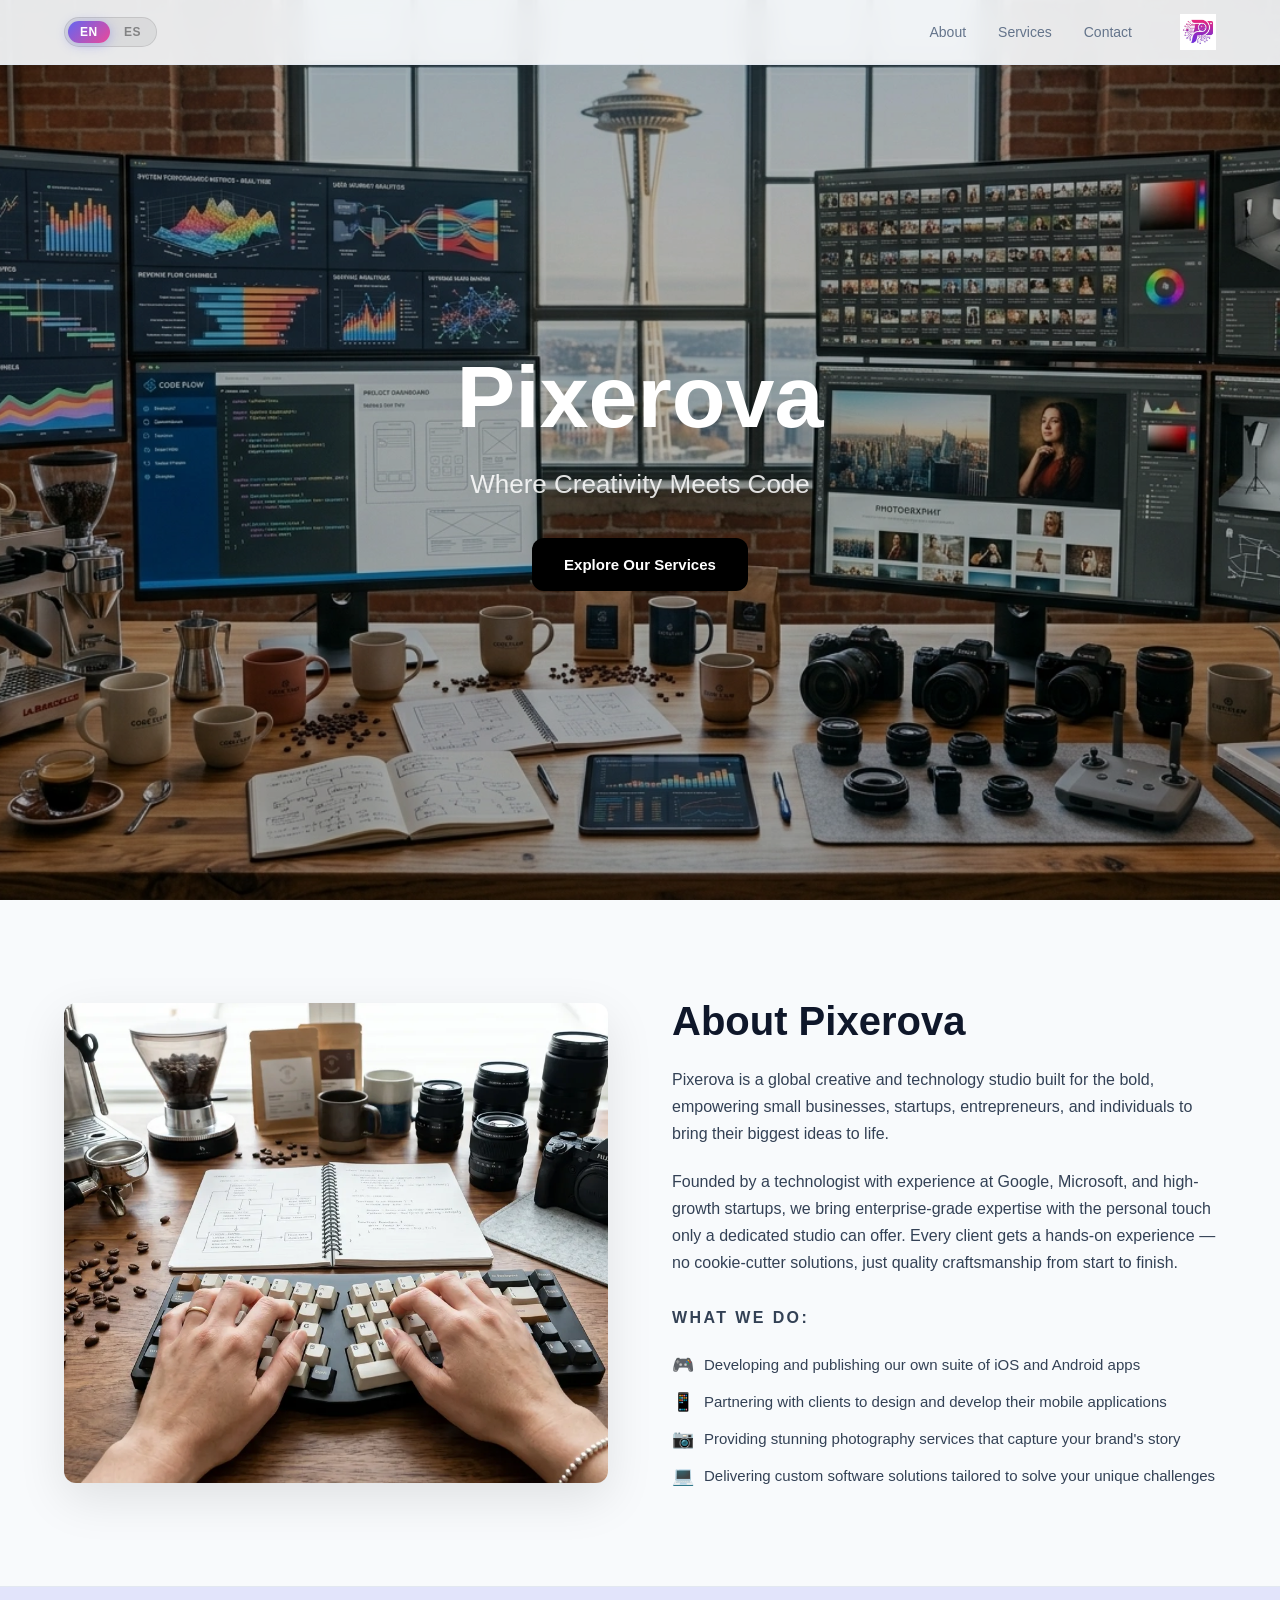
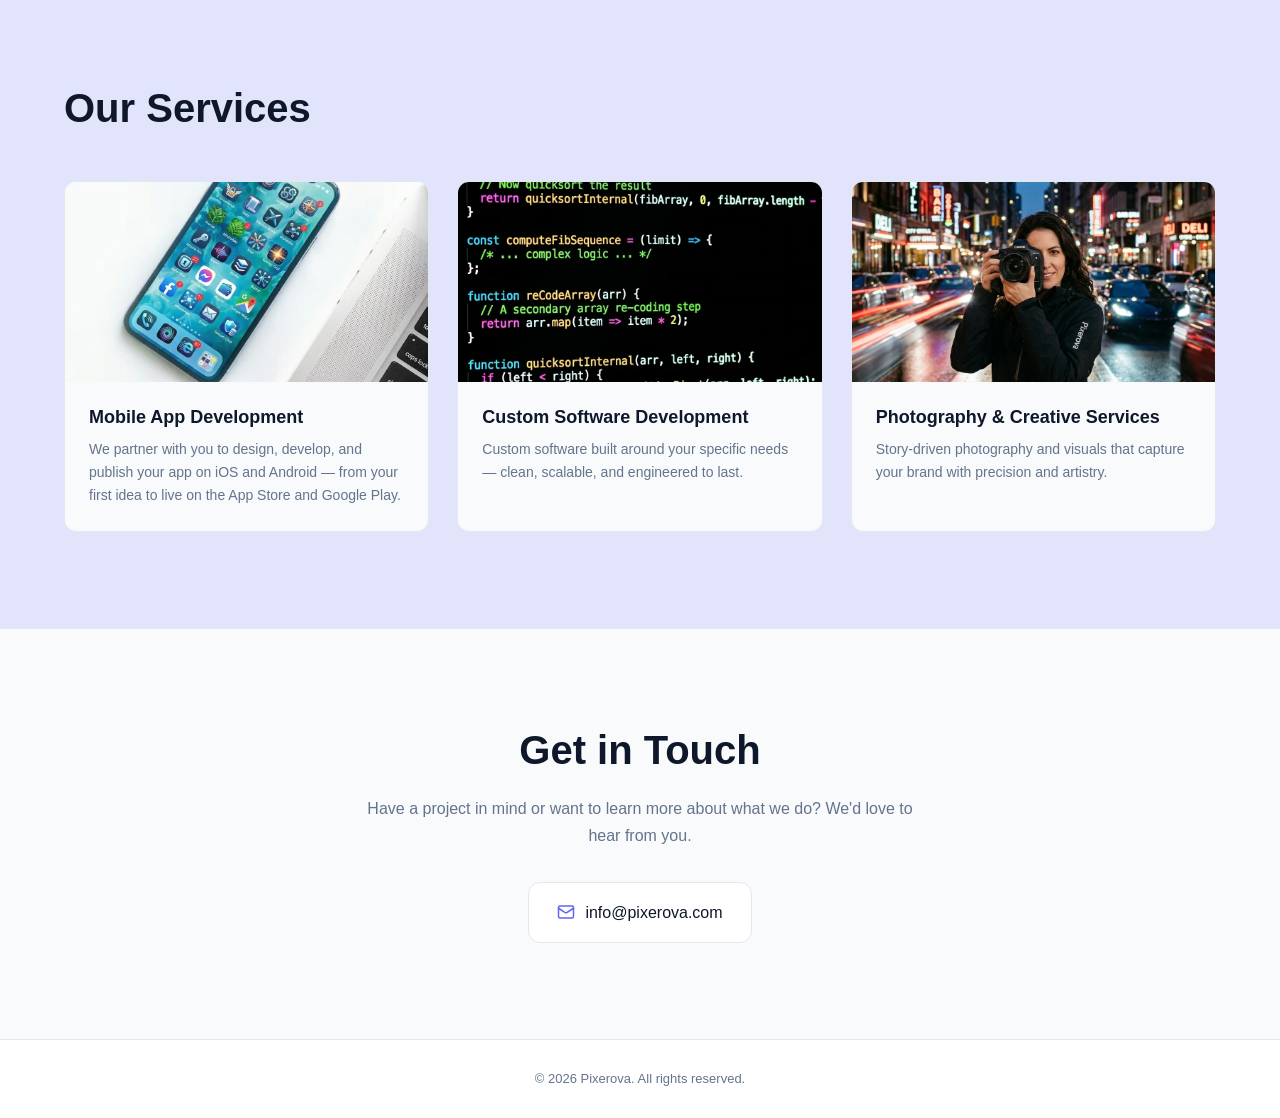
<file: index.html>
<!DOCTYPE html>
<html lang="en">
<head>
  <meta charset="UTF-8" />
  <meta name="viewport" content="width=device-width, initial-scale=1.0" />
  <title>Pixerova — Where Creativity Meets Code</title>
  <meta name="description" content="Pixerova is a global creative and technology studio empowering businesses, startups, and individuals to bring their biggest ideas to life." />
  <meta http-equiv="Content-Security-Policy"
        content="default-src 'self'; style-src 'self' 'unsafe-inline' https://fonts.googleapis.com; font-src https://fonts.gstatic.com; img-src 'self';" />
  <!-- Open Graph -->
  <meta property="og:title" content="Pixerova — Where Creativity Meets Code" />
  <meta property="og:description" content="Global creative and technology studio for mobile apps, custom software, and photography." />
  <meta property="og:image" content="https://pixerova.com/assets/images/about-us.webp" />
  <meta property="og:url" content="https://pixerova.com/" />
  <meta property="og:type" content="website" />
  <link rel="icon" href="assets/images/logo.webp" type="image/webp" />
  <link rel="stylesheet" href="assets/styles.css" />
</head>
<body>

  <!-- ── Navigation ──────────────────────────────────────────── -->
  <nav class="nav" role="navigation" aria-label="Main navigation">
    <div class="nav-inner">
      <div class="lang-pill" role="group" aria-label="Language selector">
        <button class="lang-btn active" data-lang="en" aria-pressed="true">EN</button>
        <button class="lang-btn"        data-lang="es" aria-pressed="false">ES</button>
      </div>
      <ul class="nav-links">
        <li><a href="#about"    data-en="About"    data-es="Nosotros">About</a></li>
        <li><a href="#services" data-en="Services" data-es="Servicios">Services</a></li>
        <li><a href="#contact"  data-en="Contact"  data-es="Contacto">Contact</a></li>
      </ul>
      <a href="./" class="nav-logo" aria-label="Pixerova home">
        <img src="assets/images/logo.webp" alt="Pixerova" />
      </a>
    </div>
  </nav>

  <main id="main-content">

  <!-- ── Hero ────────────────────────────────────────────────── -->
  <section class="hero" aria-label="Hero">
    <div class="hero-bg" aria-hidden="true"></div>
    <div class="hero-overlay" aria-hidden="true"></div>
    <div class="hero-content">
      <h1 class="hero-title">Pixerova</h1>
      <p class="hero-tagline" data-en="Where Creativity Meets Code" data-es="Creatividad + Programación">
        Where Creativity Meets Code
      </p>
      <a href="#services" class="btn-primary" data-en="Explore Our Services" data-es="Nuestros Servicios">
        Explore Our Services
      </a>
    </div>
  </section>

  <!-- ── About ───────────────────────────────────────────────── -->
  <section class="section about" id="about">
    <div class="container">
      <div class="about-inner">
        <div class="about-image">
          <img src="assets/images/about-us.webp" alt="Pixerova team" />
        </div>
        <div class="about-text">
          <h2 class="section-title" data-en="About Pixerova" data-es="Sobre Pixerova">About Pixerova</h2>
          <p data-en="Pixerova is a global creative and technology studio built for the bold, empowering small businesses, startups, entrepreneurs, and individuals to bring their biggest ideas to life."
             data-es="Pixerova es un estudio de creatividad y tecnología construido para la innovación, que empodera a pequeñas empresas, startups, emprendedores e individuos a dar vida a sus ideas más grandes.">
            Pixerova is a global creative and technology studio built for the bold, empowering small businesses, startups, entrepreneurs, and individuals to bring their biggest ideas to life.
          </p>
          <p data-en="Founded by a technologist with experience at Google, Microsoft, and high-growth startups, we bring enterprise-grade expertise with the personal touch only a dedicated studio can offer. Every client gets a hands-on experience — no cookie-cutter solutions, just quality craftsmanship from start to finish."
             data-es="Con experiencia en desarrollo de software en Google, Microsoft y startups de alto crecimiento, ofrecemos experiencia de nivel empresarial con el toque personal que solo un estudio dedicado puede brindar. Cada cliente recibe una experiencia personalizada — sin soluciones genéricas, solo detalles de calidad de principio a fin.">
            Founded by a technologist with experience at Google, Microsoft, and high-growth startups, we bring enterprise-grade expertise with the personal touch only a dedicated studio can offer. Every client gets a hands-on experience — no cookie-cutter solutions, just quality craftsmanship from start to finish.
          </p>
          <p class="section-label"
             data-en="What we do:"
             data-es="Lo que hacemos:">
            What we do:
          </p>
          <ul class="about-areas">
            <li>
              <span class="area-icon">🎮</span>
              <span data-en="Developing and publishing our own suite of iOS and Android apps"
                    data-es="Desarrollando y publicando nuestra propia suite de apps para iOS y Android">
                Developing and publishing our own suite of iOS and Android apps
              </span>
            </li>
            <li>
              <span class="area-icon">📱</span>
              <span data-en="Partnering with clients to design and develop their mobile applications"
                    data-es="Colaborando con clientes para diseñar y desarrollar sus aplicaciones móviles">
                Partnering with clients to design and develop their mobile applications
              </span>
            </li>
            <li>
              <span class="area-icon">📷</span>
              <span data-en="Providing stunning photography services that capture your brand's story"
                    data-es="Servicios de fotografía impresionantes que capturan la historia de tu marca">
                Providing stunning photography services that capture your brand's story
              </span>
            </li>
            <li>
              <span class="area-icon">💻</span>
              <span data-en="Delivering custom software solutions tailored to solve your unique challenges"
                    data-es="Programando soluciones de software a su medida para resolver sus desafíos únicos">
                Delivering custom software solutions tailored to solve your unique challenges
              </span>
            </li>
          </ul>
        </div>
      </div>
    </div>
  </section>

  <!-- ── Services ────────────────────────────────────────────── -->
  <section class="section services" id="services">
    <div class="container">
      <h2 class="section-title" data-en="Our Services" data-es="Nuestros Servicios">Our Services</h2>
      <div class="services-grid">

        <article class="service-card">
          <img class="service-card-image" src="assets/images/service-mobile.webp"
               alt="Mobile app development" />
          <div class="service-card-body">
            <h3 class="service-card-title"
                data-en="Mobile App Development"
                data-es="Desarrollo de Apps Móviles">
              Mobile App Development
            </h3>
            <p class="service-card-desc"
               data-en="We partner with you to design, develop, and publish your app on iOS and Android — from your first idea to live on the App Store and Google Play."
               data-es="Nos asociamos contigo para diseñar, desarrollar y publicar tu app en iOS y Android — desde tu primera idea hasta el App Store y Google Play.">
              We partner with you to design, develop, and publish your app on iOS and Android — from your first idea to live on the App Store and Google Play.
            </p>
          </div>
        </article>

        <article class="service-card">
          <img class="service-card-image" src="assets/images/service-software.webp"
               alt="Custom software development" />
          <div class="service-card-body">
            <h3 class="service-card-title"
                data-en="Custom Software Development"
                data-es="Soluciones de Desarrollo de Software">
              Custom Software Development
            </h3>
            <p class="service-card-desc"
               data-en="Custom software built around your specific needs — clean, scalable, and engineered to last."
               data-es="Software a medida construido según tus necesidades específicas — limpio, escalable y diseñado para durar.">
              Custom software built around your specific needs — clean, scalable, and engineered to last.
            </p>
          </div>
        </article>

        <article class="service-card">
          <img class="service-card-image" src="assets/images/service-photography.webp"
               alt="Photography and creative services" />
          <div class="service-card-body">
            <h3 class="service-card-title"
                data-en="Photography &amp; Creative Services"
                data-es="Fotografía y Servicios Creativos">
              Photography &amp; Creative Services
            </h3>
            <p class="service-card-desc"
               data-en="Story-driven photography and visuals that capture your brand with precision and artistry."
               data-es="Fotografía y visuales narrativos que capturan tu marca con precisión y arte.">
              Story-driven photography and visuals that capture your brand with precision and artistry.
            </p>
          </div>
        </article>

      </div>
    </div>
  </section>

  <!-- ── Contact ─────────────────────────────────────────────── -->
  <section class="section contact" id="contact">
    <div class="container">
      <div class="contact-inner">
        <h2 class="section-title" data-en="Get in Touch" data-es="Ponte en Contacto">Get in Touch</h2>
        <p data-en="Have a project in mind or want to learn more about what we do? We'd love to hear from you."
           data-es="¿Tienes un proyecto en mente o quieres saber más sobre lo que hacemos? Nos encantaría platicar.">
          Have a project in mind or want to learn more about what we do? We'd love to hear from you.
        </p>
        <a href="mailto:info@pixerova.com" class="contact-email">
          <svg width="18" height="18" viewBox="0 0 24 24" fill="none" stroke="currentColor" stroke-width="2" stroke-linecap="round" stroke-linejoin="round" aria-hidden="true">
            <rect x="2" y="4" width="20" height="16" rx="2"/>
            <path d="m22 7-8.97 5.7a1.94 1.94 0 0 1-2.06 0L2 7"/>
          </svg>
          info@pixerova.com
        </a>
      </div>
    </div>
  </section>

  </main>

  <!-- ── Footer ──────────────────────────────────────────────── -->
  <footer class="footer">
    <div class="container">
      <p data-en="© 2026 Pixerova. All rights reserved."
         data-es="© 2026 Pixerova. Todos los derechos reservados.">
        © 2026 Pixerova. All rights reserved.
      </p>
    </div>
  </footer>

  <script src="assets/lang.js"></script>

</body>
</html>
</file>
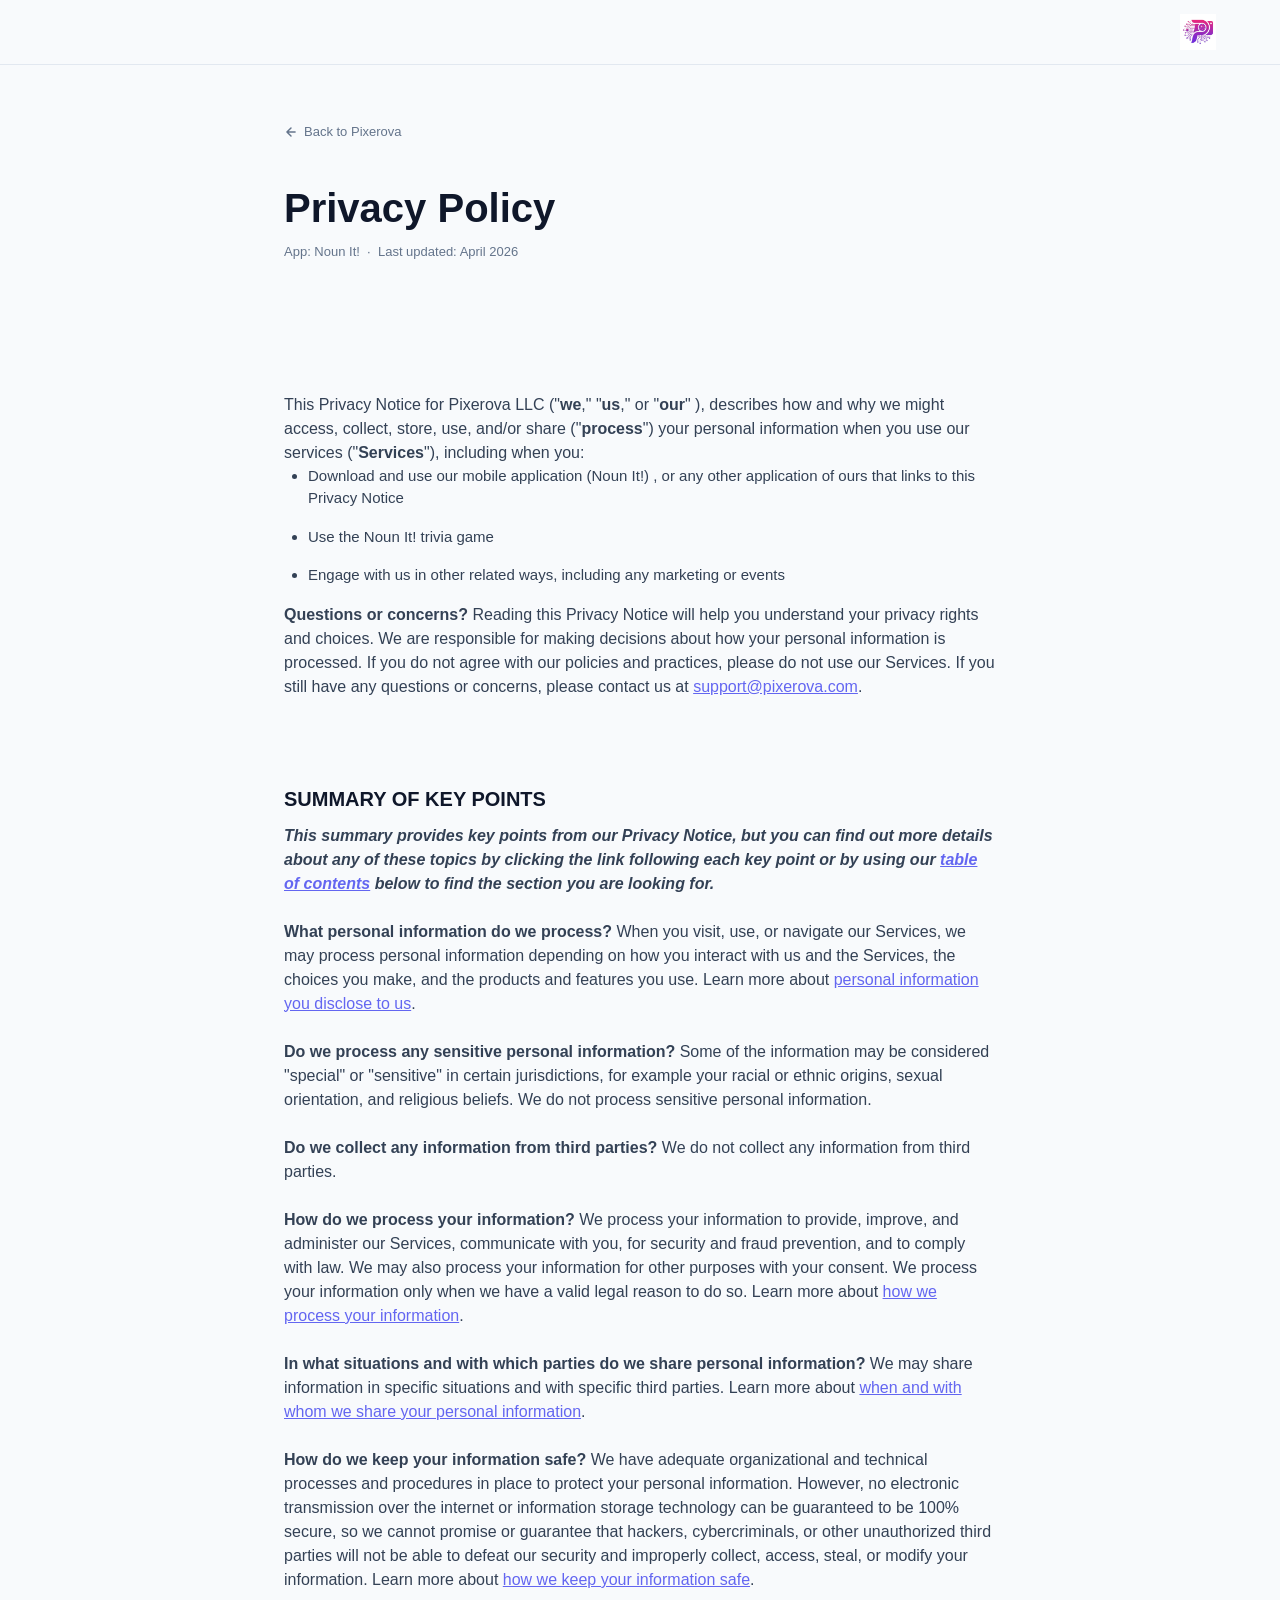
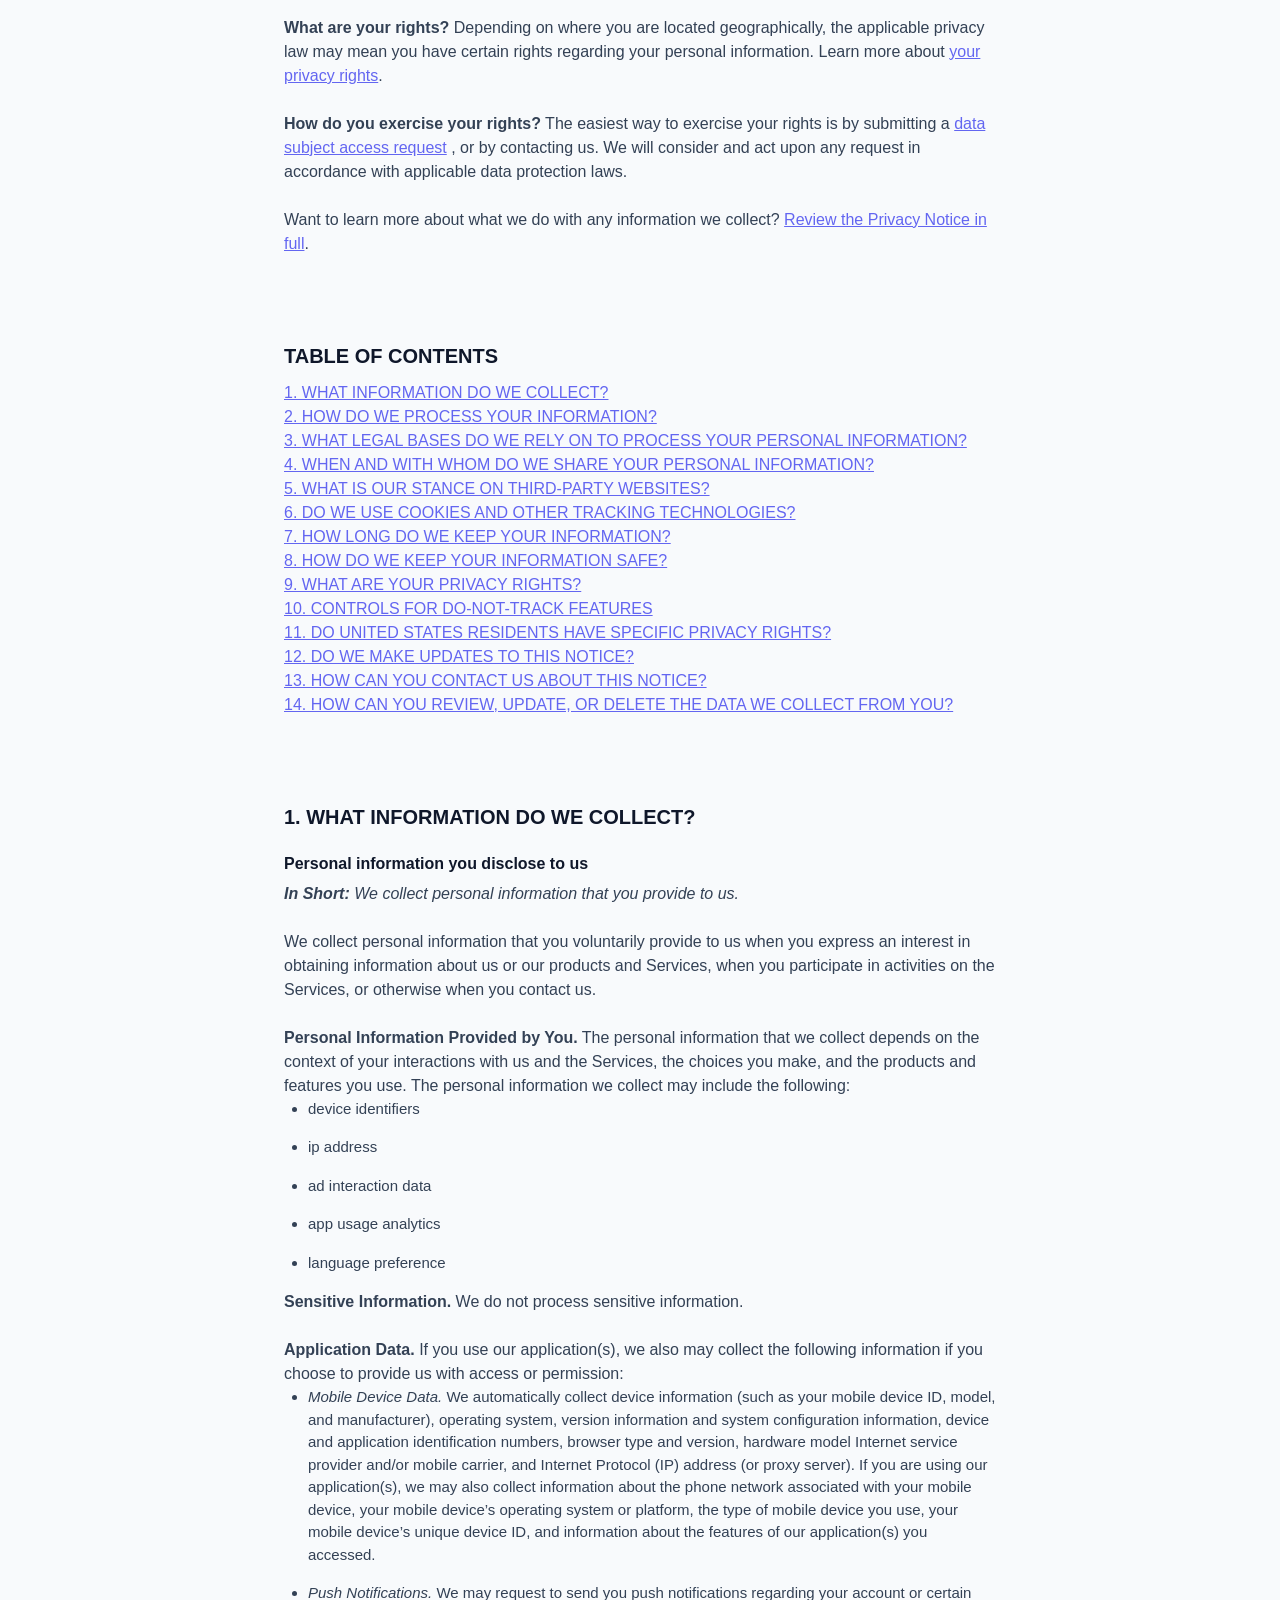
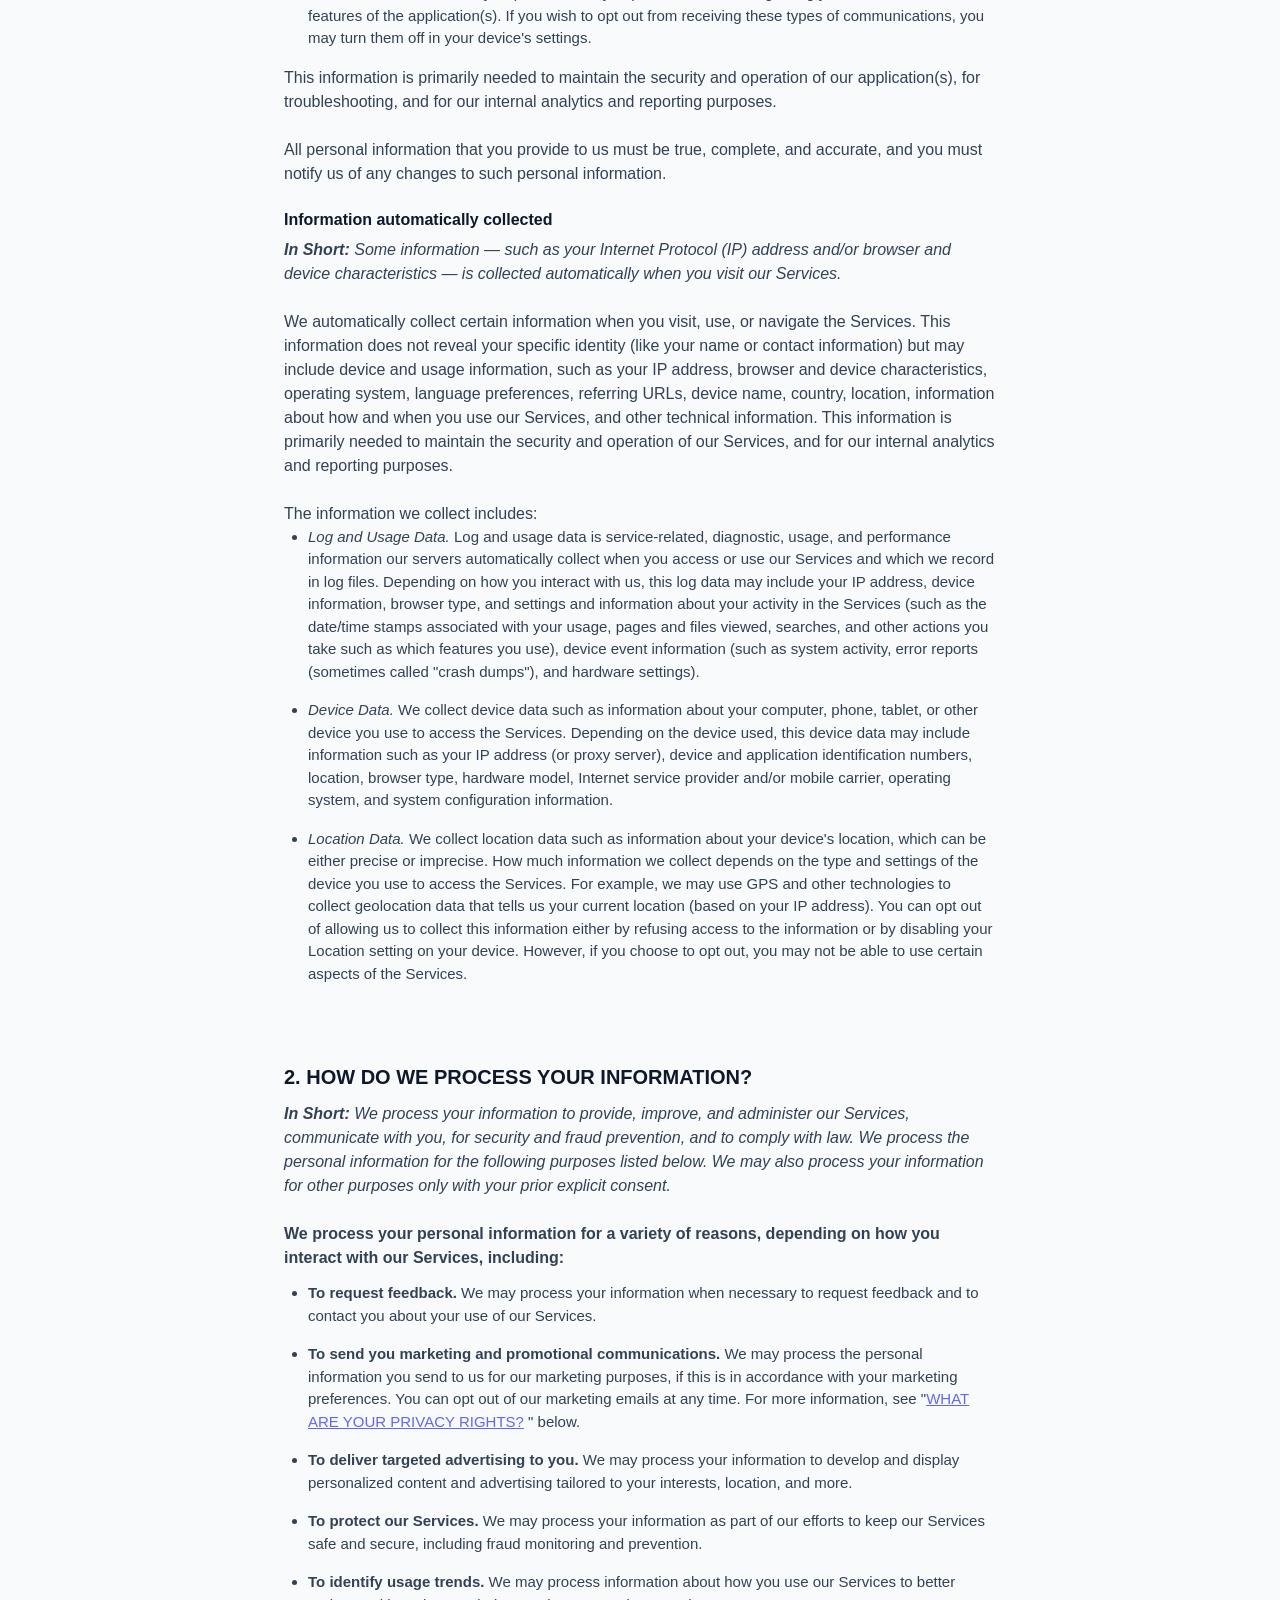
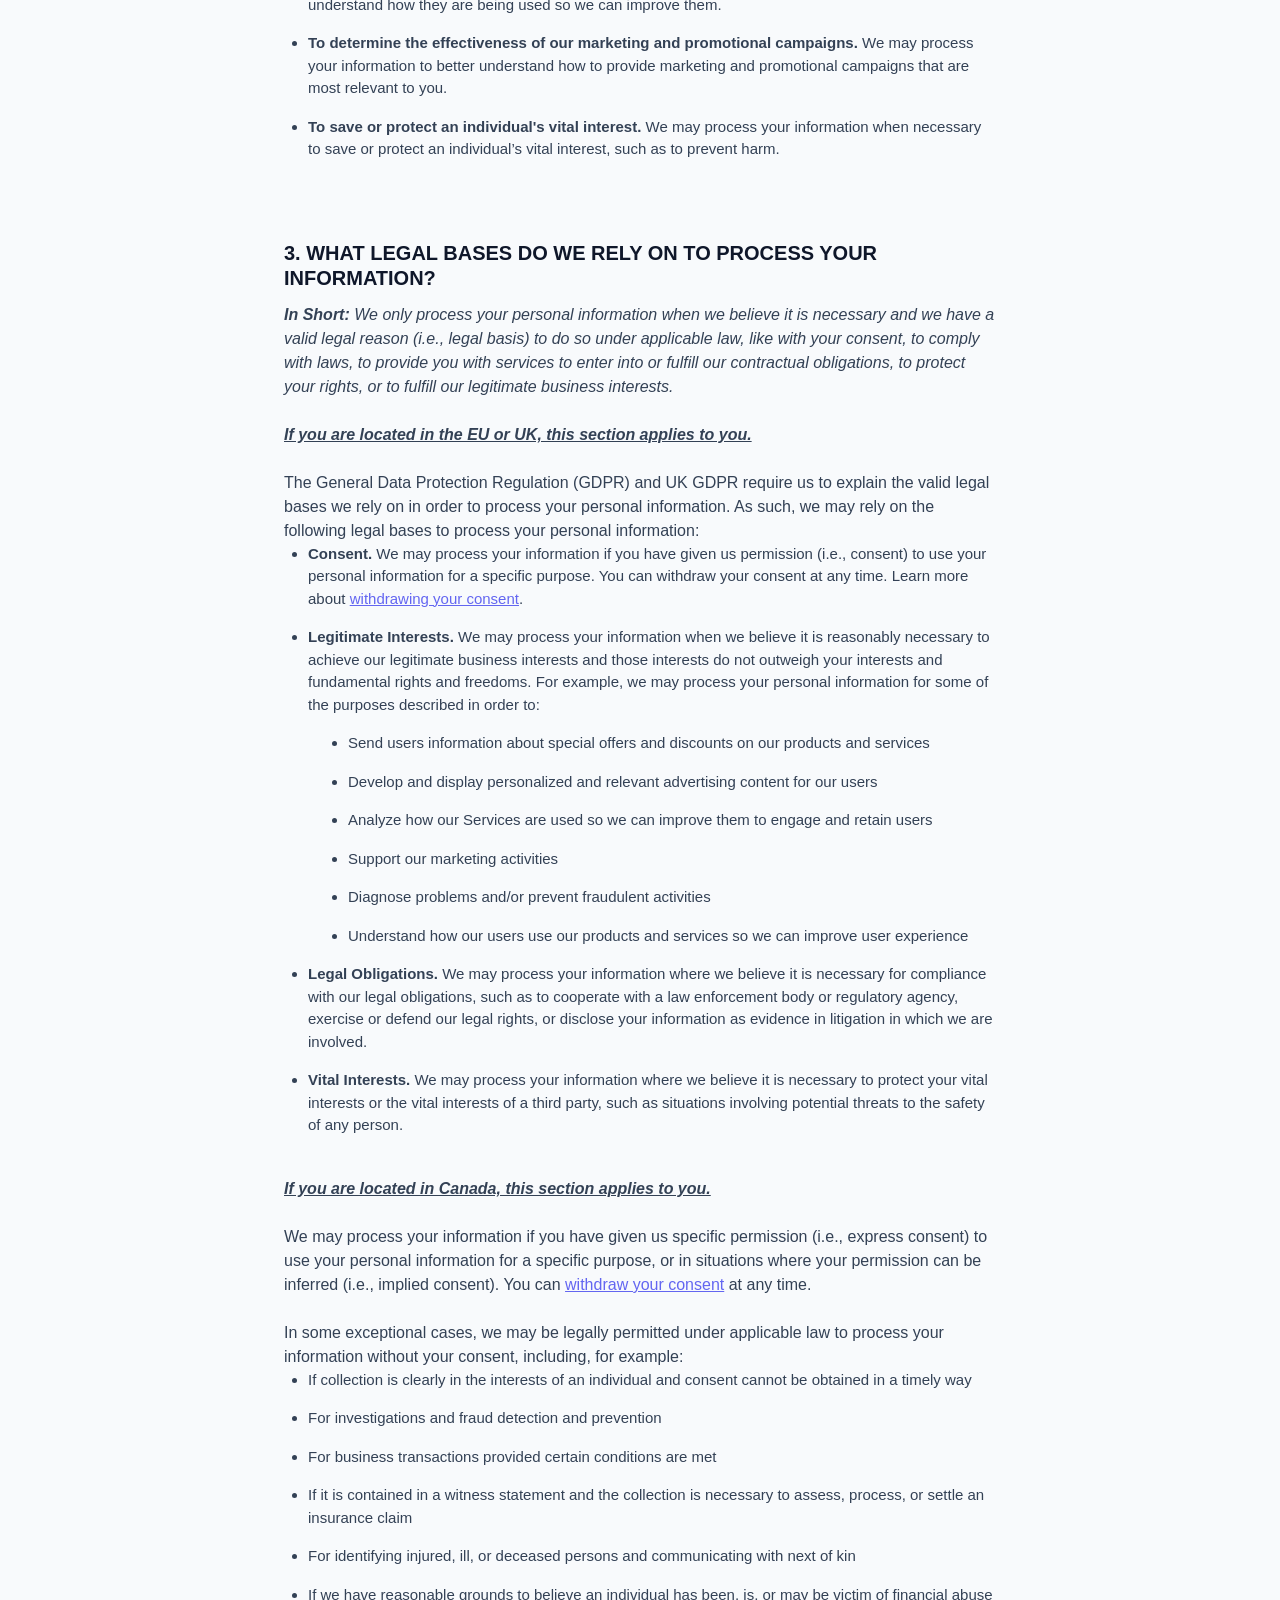
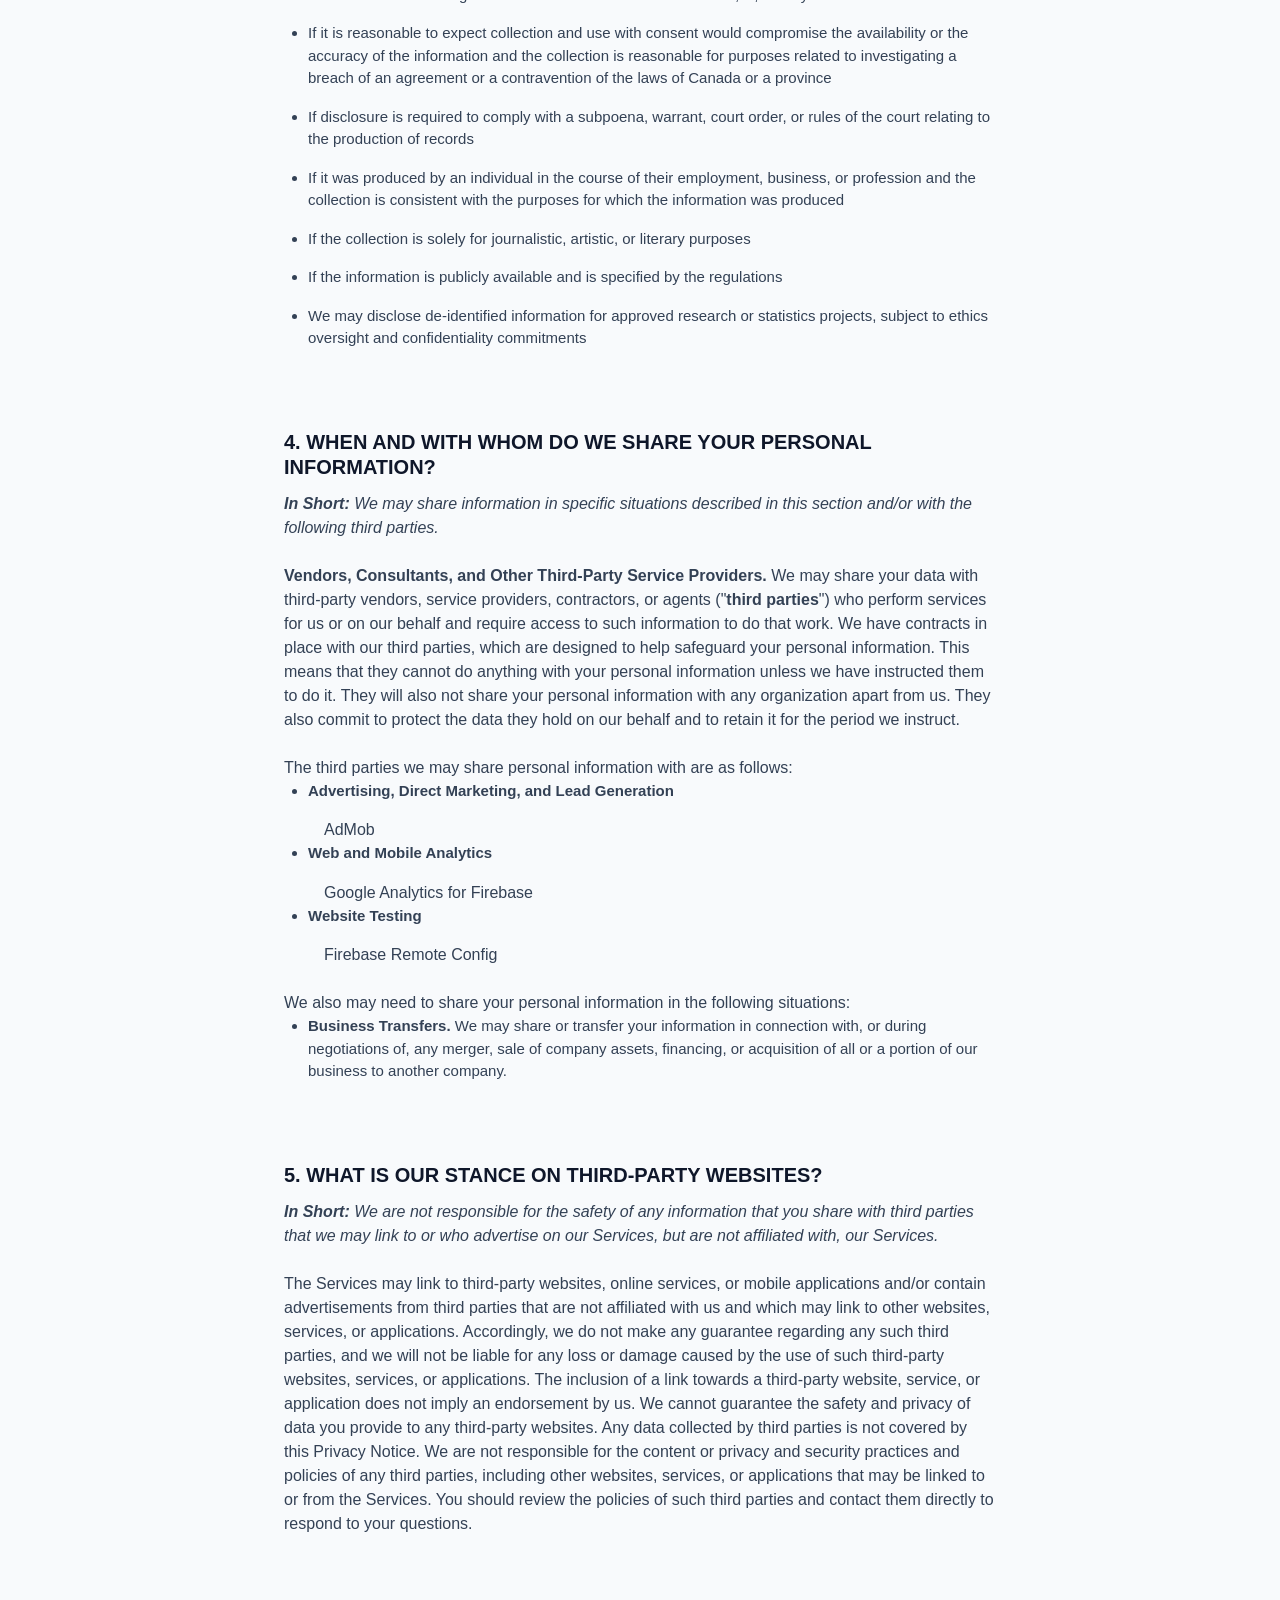
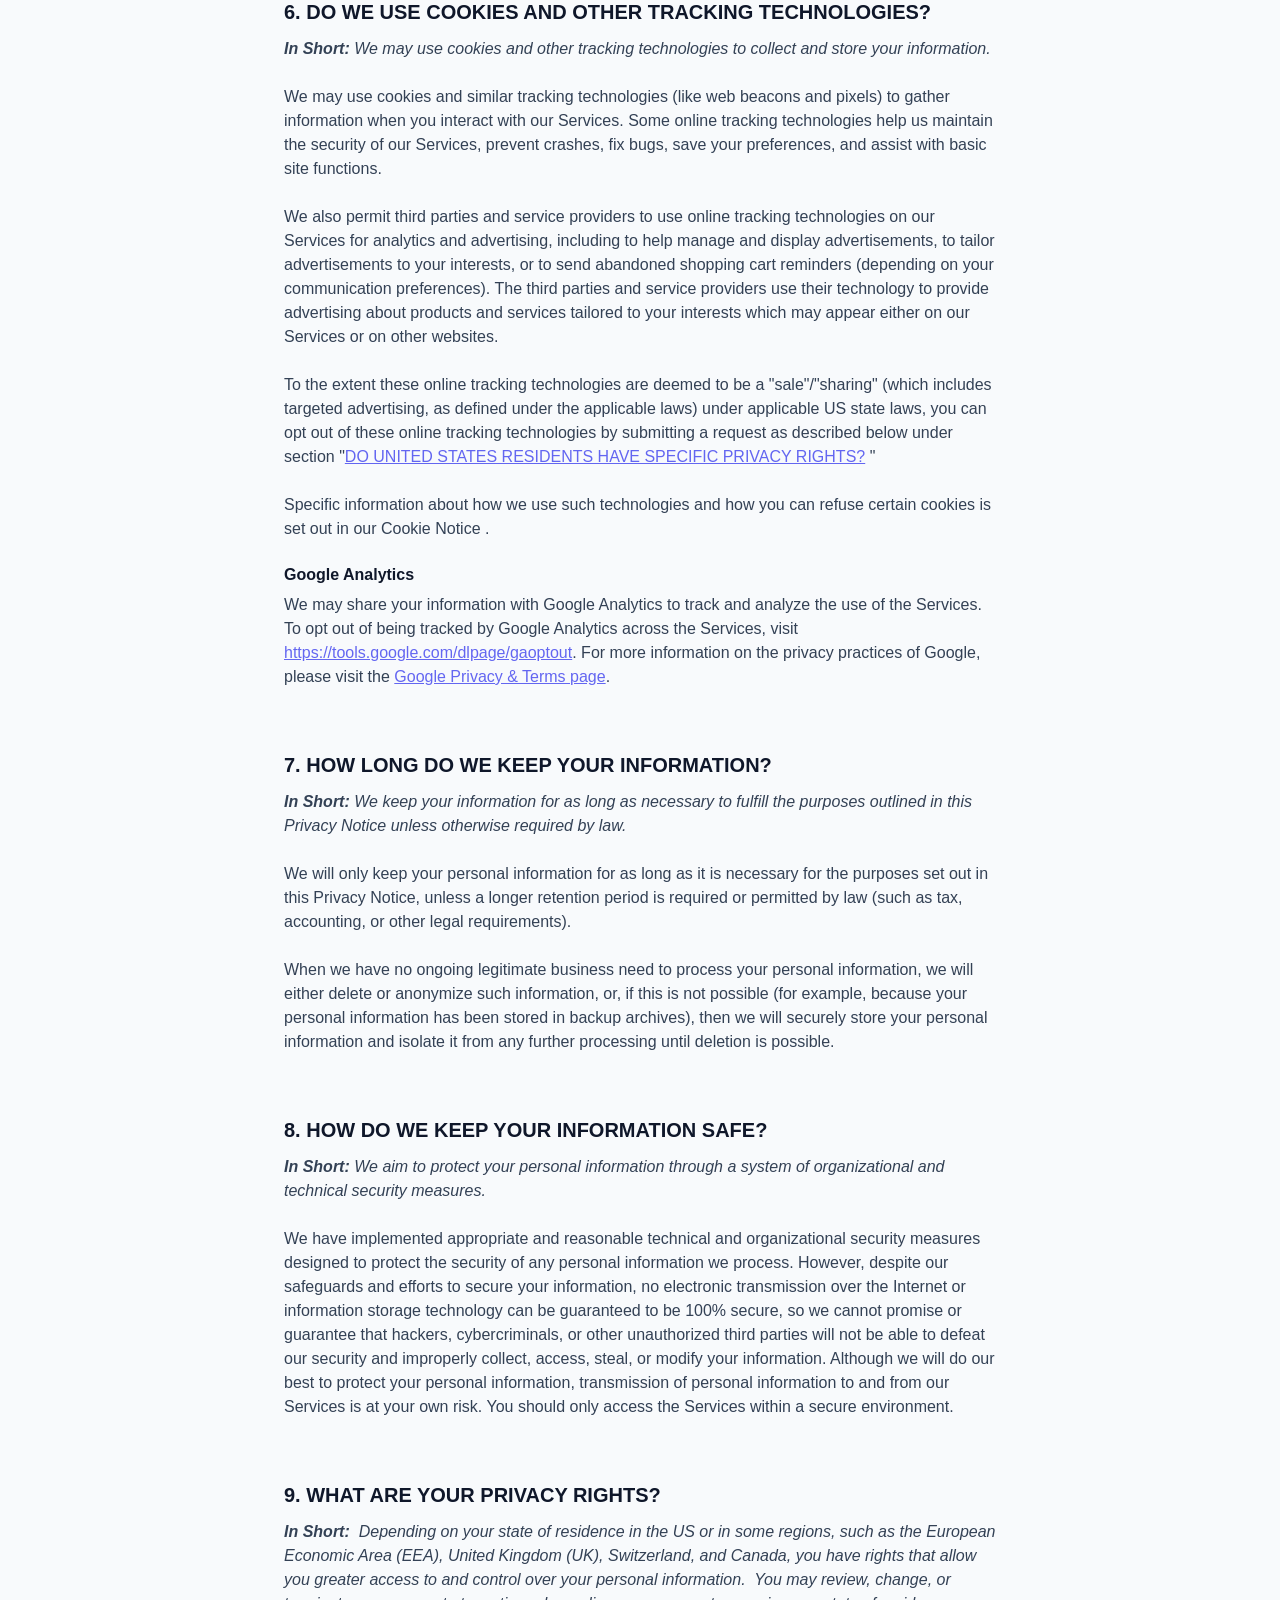
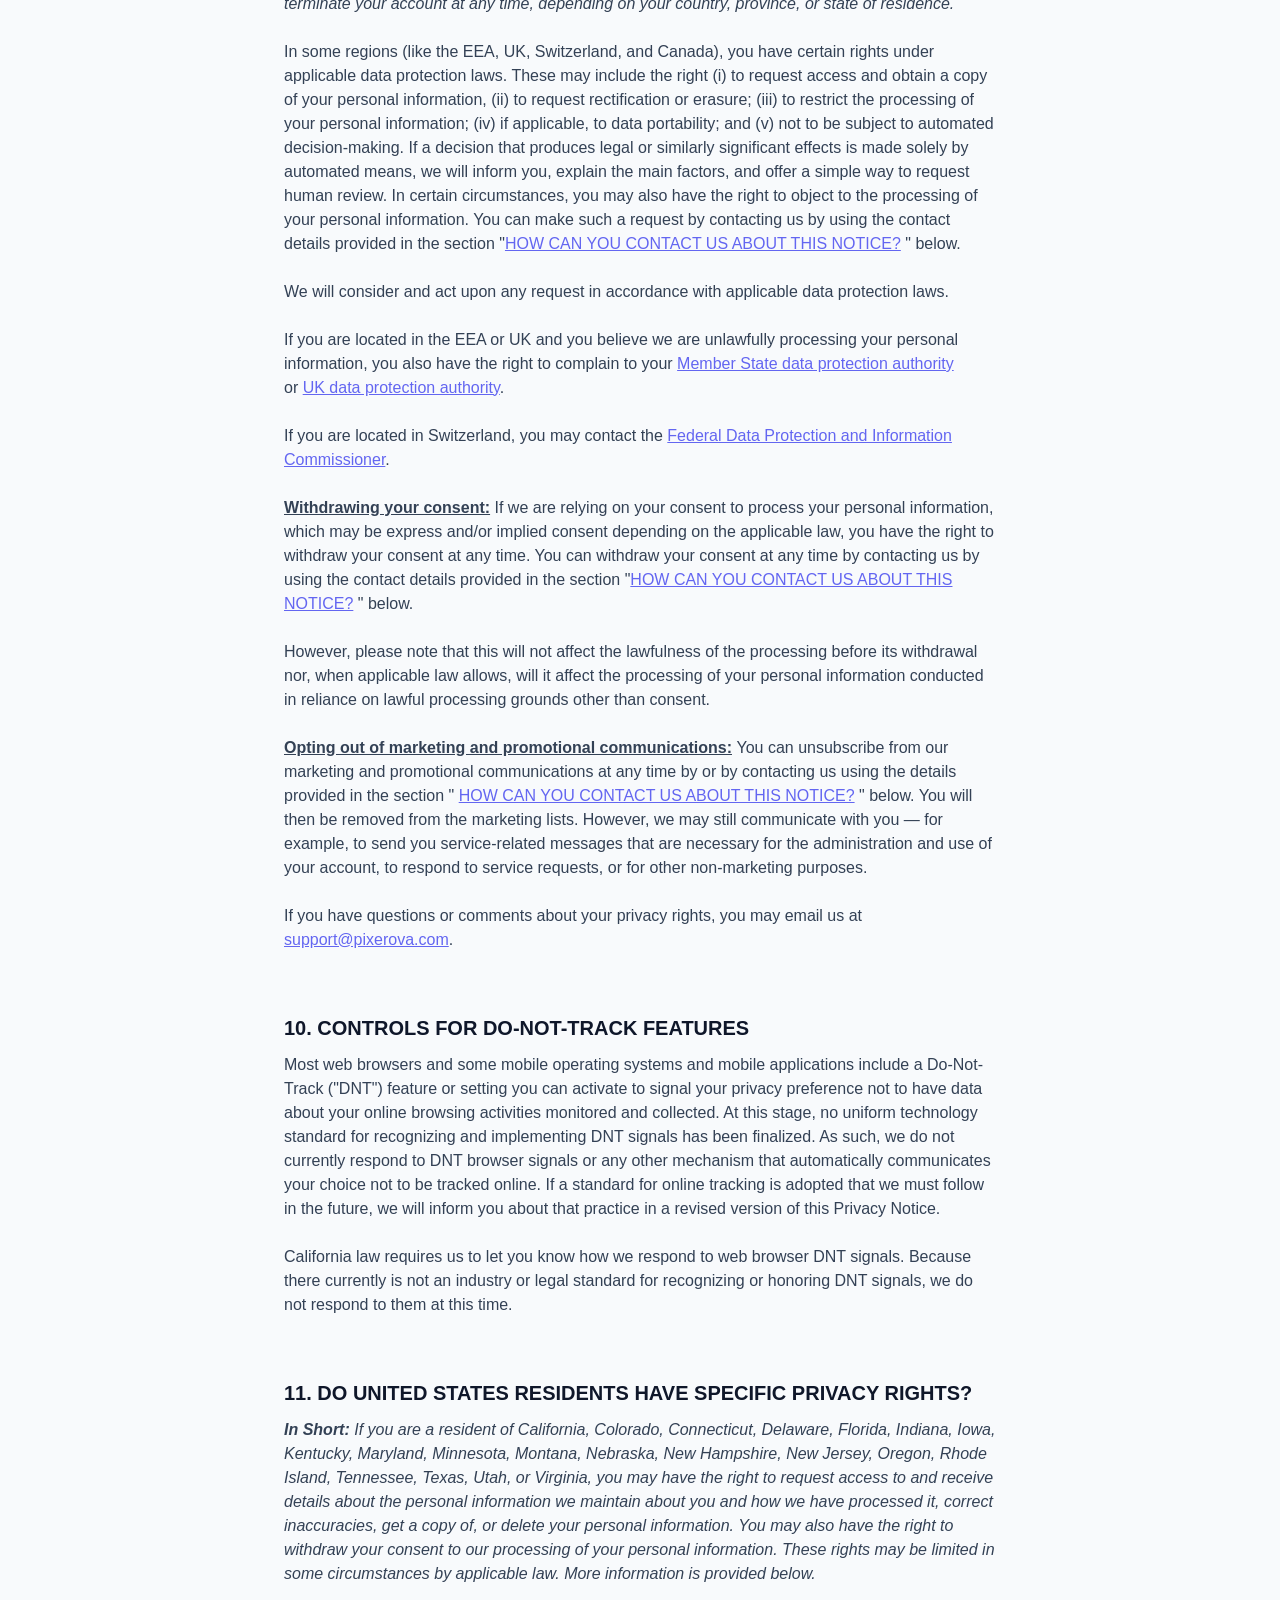
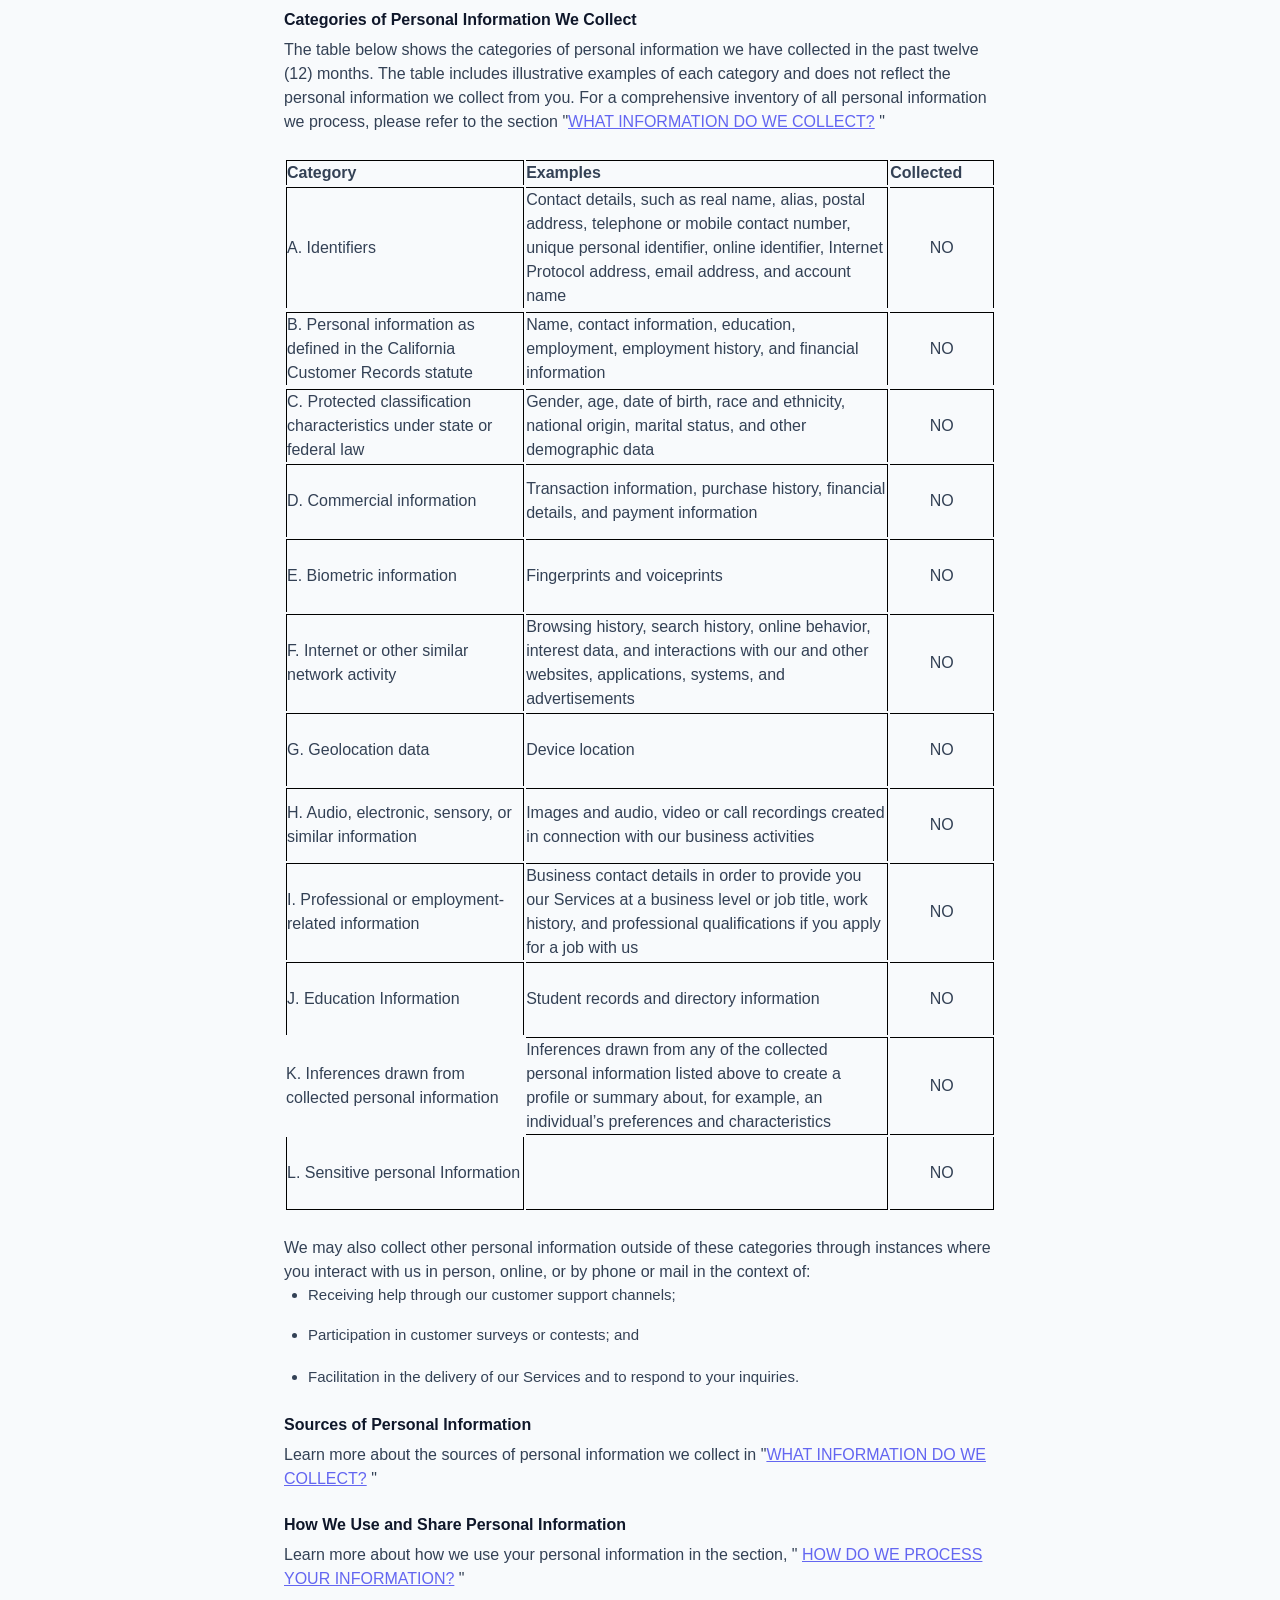
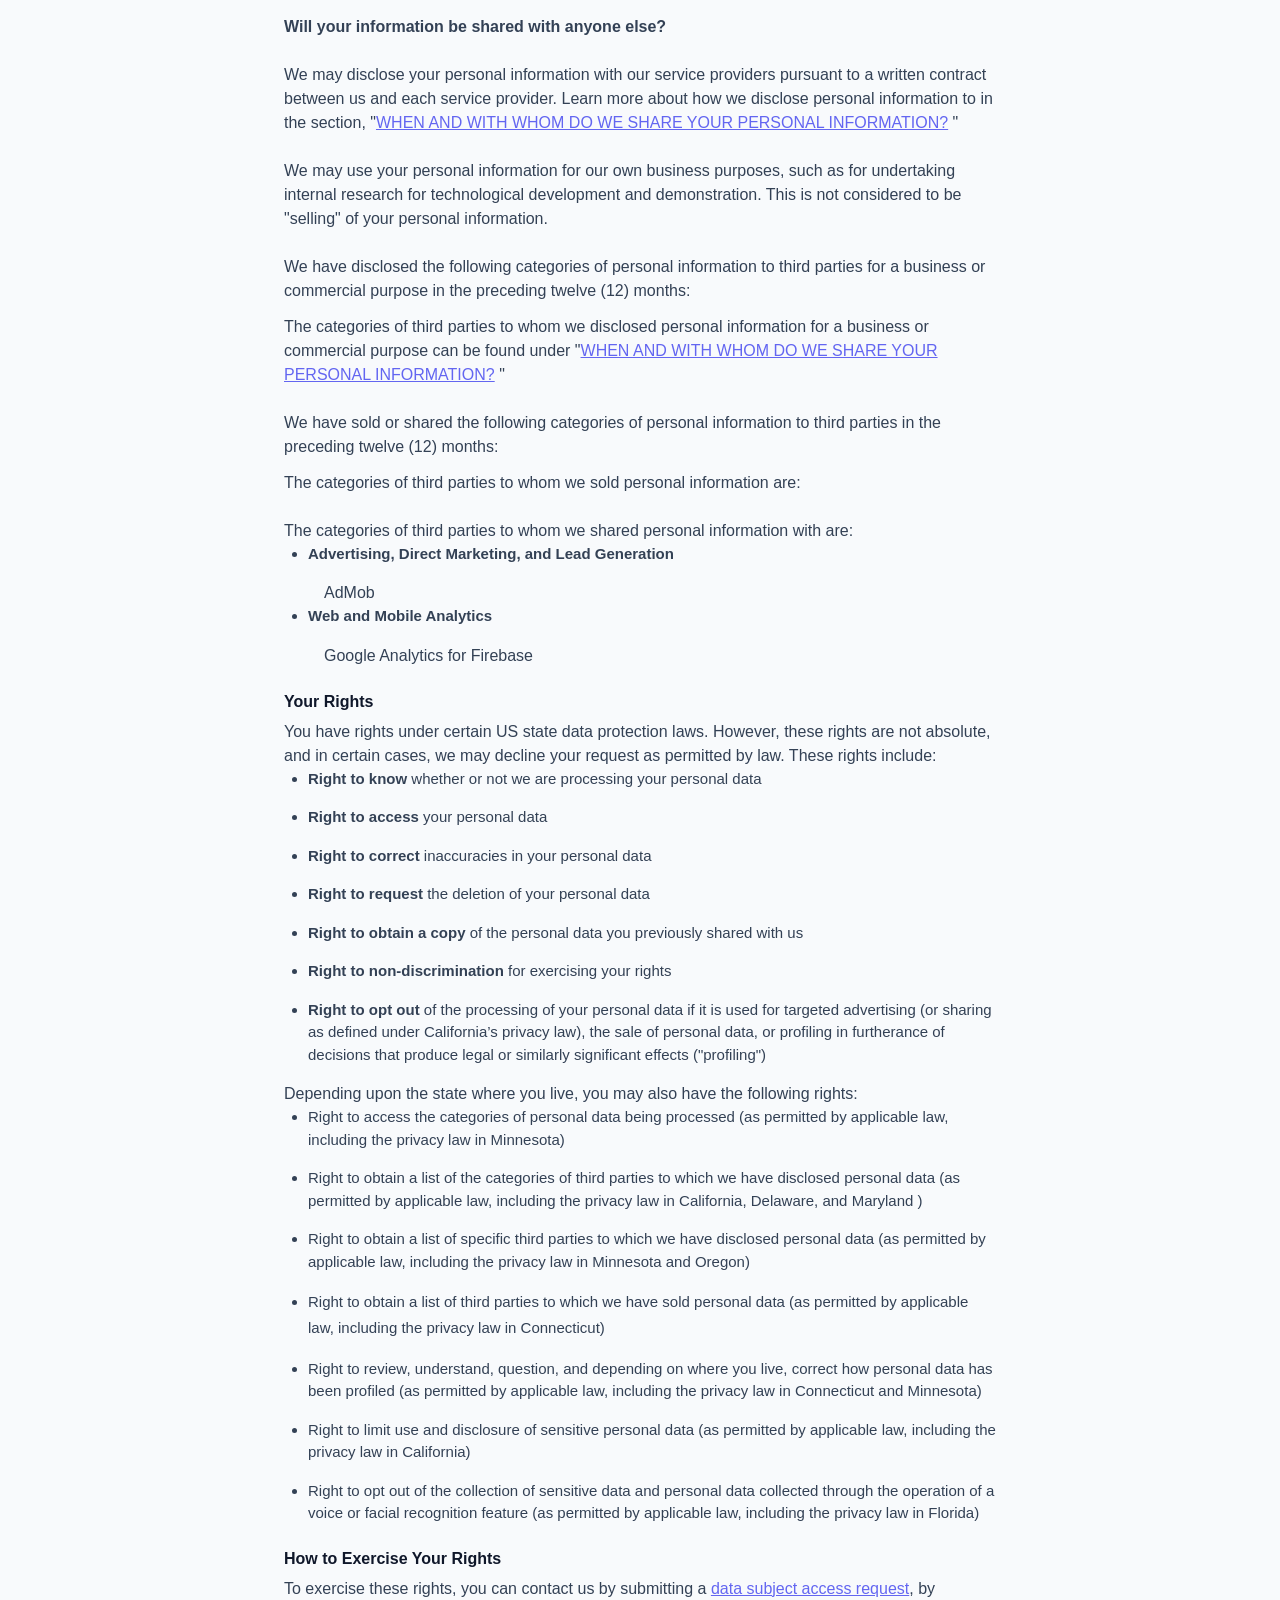
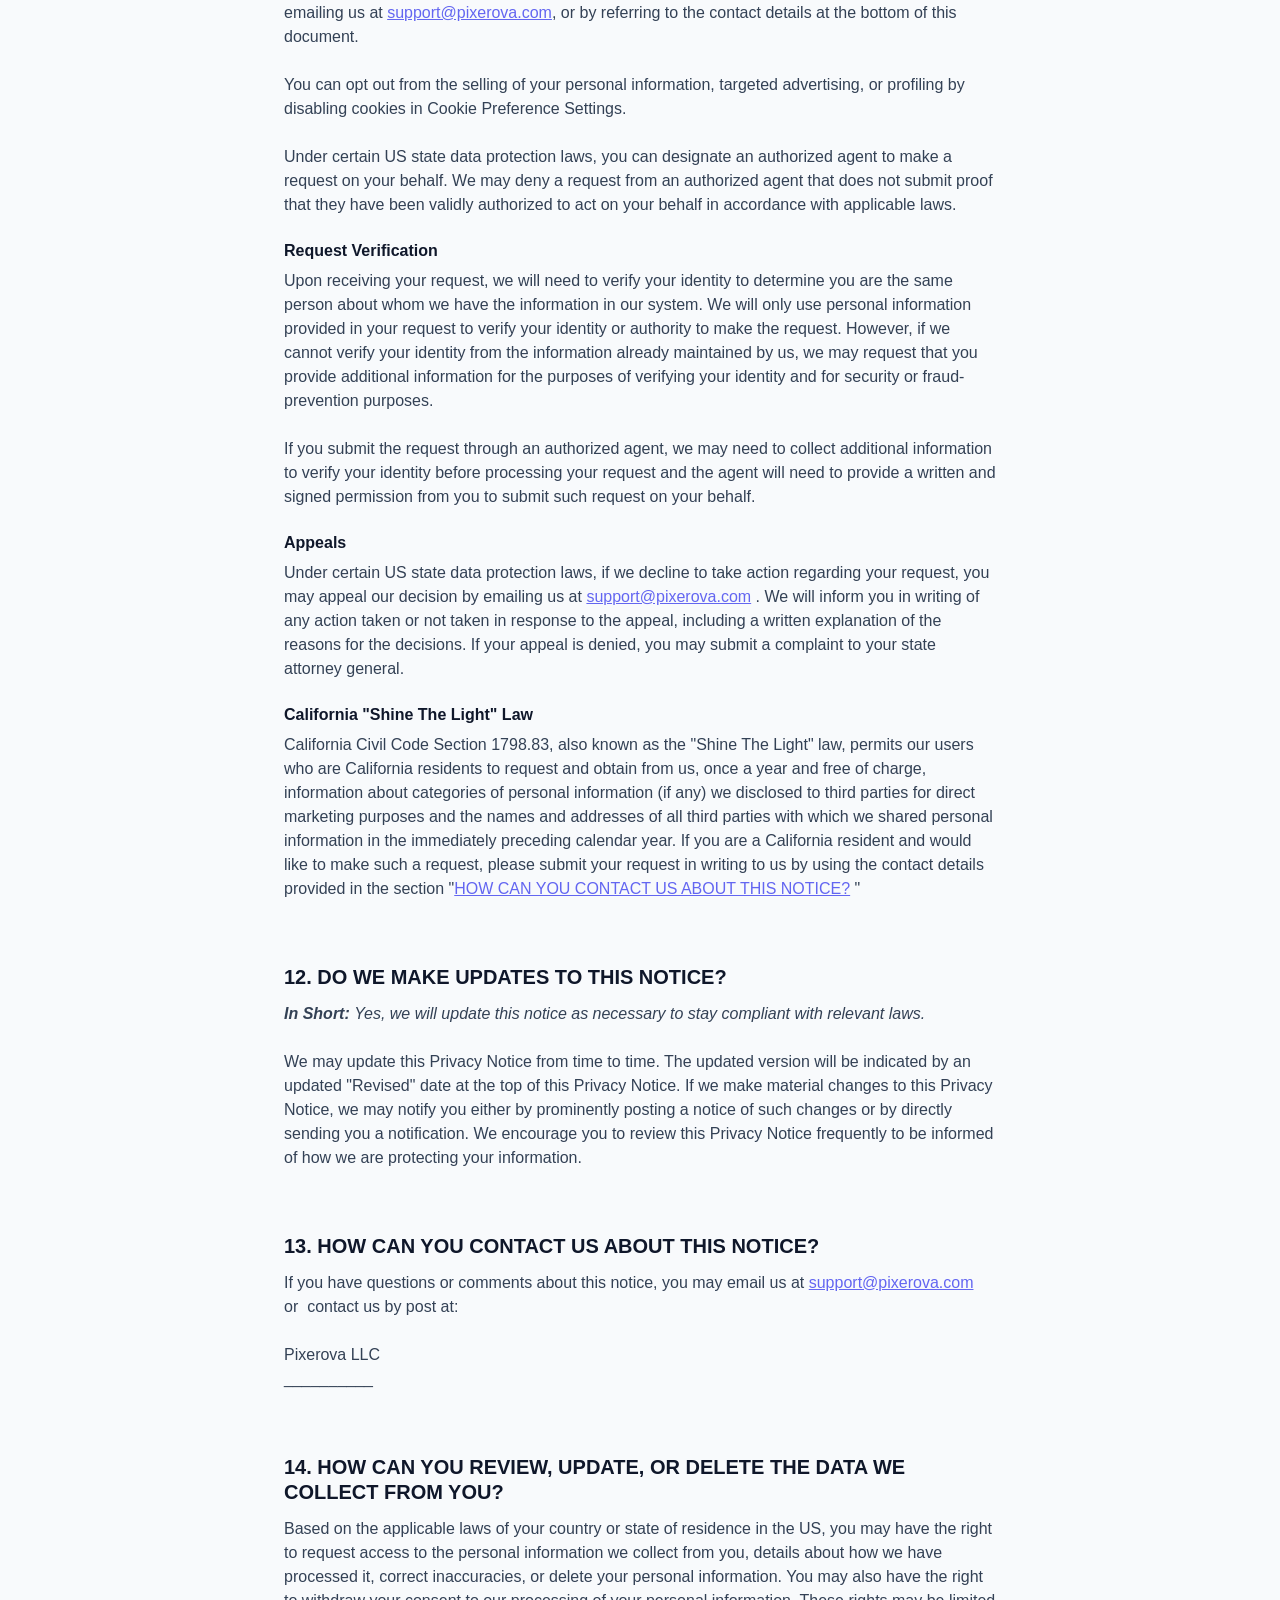
<file: noun-it/privacy.html>
<!DOCTYPE html>
<html lang="en">

<head>
  <meta charset="UTF-8" />
  <meta name="viewport" content="width=device-width, initial-scale=1.0" />
  <title>Privacy Policy — Noun It!</title>
  <meta name="description" content="Privacy policy for Noun It! by Pixerova." />
  <meta http-equiv="Content-Security-Policy"
        content="default-src 'self'; style-src 'self' 'unsafe-inline' https://fonts.googleapis.com; font-src https://fonts.gstatic.com; img-src 'self';" />
  <link rel="icon" href="../assets/images/logo.webp" type="image/webp" />
  <link rel="stylesheet" href="../assets/styles.css" />
  <style>
    .policy-wrap {
      max-width: 760px;
      margin: 0 auto;
      padding: 120px 24px 80px;
    }

    .policy-wrap h1 {
      font-size: clamp(28px, 4vw, 40px);
      margin-bottom: 8px;
    }

    .policy-meta {
      font-size: 13px;
      color: var(--color-text-muted);
      margin-bottom: 48px;
    }

    .policy-body h2 {
      font-size: 20px;
      margin-top: 40px;
      margin-bottom: 12px;
    }

    .policy-body h3 {
      font-size: 16px;
      margin-top: 24px;
      margin-bottom: 8px;
    }

    .policy-body p,
    .policy-body li {
      font-size: 15px;
      color: var(--color-text);
      margin-bottom: 12px;
      line-height: 1.75;
    }

    .policy-body ul,
    .policy-body ol {
      padding-left: 24px;
      margin-bottom: 16px;
    }

    .policy-body a {
      color: var(--color-primary);
      text-decoration: underline;
    }

    .policy-body a:hover {
      color: var(--color-accent);
    }

    .back-link {
      display: inline-flex;
      align-items: center;
      gap: 6px;
      font-size: 13px;
      font-weight: 500;
      color: var(--color-text-muted);
      margin-bottom: 40px;
      transition: color 0.15s;
    }

    .back-link:hover {
      color: var(--color-heading);
    }
  </style>
</head>

<body>

  <!-- ── Navigation ──────────────────────────────────────────── -->
  <nav class="nav" role="navigation" aria-label="Main navigation">
    <div class="nav-inner">
      <a href="../" class="nav-logo nav-logo--right" aria-label="Pixerova home">
        <img src="../assets/images/logo.webp" alt="Pixerova" />
      </a>
    </div>
  </nav>

  <!-- ── Policy content ──────────────────────────────────────── -->
  <main>
    <div class="policy-wrap">

      <a href="../" class="back-link" aria-label="Back to Pixerova homepage">
        <svg width="14" height="14" viewBox="0 0 24 24" fill="none" stroke="currentColor" stroke-width="2.5" stroke-linecap="round" stroke-linejoin="round" aria-hidden="true">
          <path d="M19 12H5M12 5l-7 7 7 7" />
        </svg>
        <span data-en="Back to Pixerova" data-es="Volver a Pixerova">Back to Pixerova</span>
      </a>

      <h1 data-en="Privacy Policy" data-es="Política de Privacidad">Privacy Policy</h1>
      <p class="policy-meta">
        <span data-en="App: Noun It! &nbsp;·&nbsp; Last updated:" data-es="App: Noun It! &nbsp;·&nbsp; Última actualización:">App: Noun It! &nbsp;·&nbsp; Last updated:</span>
        <!-- UPDATE THIS DATE when the policy changes -->
        April 2026
      </p>

      <!-- ══════════════════════════════════════════════════════
           PASTE YOUR TERMLY POLICY CONTENT BELOW THIS LINE.
           Replace this comment block with the full policy HTML
           from your Termly dashboard (Copy HTML export).
           ══════════════════════════════════════════════════════ -->
      <div class="policy-body">


        <div>
          <div><br></div>
          <div><br></div>
          <div><br></div>
          <div style="line-height: 1.5;"><span><span><span>This Privacy Notice for <bdt class="question noTranslate">Pixerova LLC</bdt>
                  <bdt class="block-component"></bdt>
                  </bdt> (<bdt class="block-component"></bdt>"<strong>we</strong>," "<strong>us</strong>," or "<strong>our</strong>"<bdt class="statement-end-if-in-editor"></bdt>
                </span><span>), describes how and why we might access, collect, store, use, and/or share (<bdt class="block-component"></bdt>"<strong>process</strong>"<bdt class="statement-end-if-in-editor"></bdt>) your personal information when you use our services (<bdt class="block-component"></bdt>"<strong>Services</strong>"<bdt class="statement-end-if-in-editor"></bdt>), including when you:</span></span></span><span><span><span><span><span>
                      <bdt class="block-component"></bdt>
                    </span></span></span></span></span></span></span></span></li>
            </ul>
            <div>
              <bdt class="block-component"><span><span><span><span><span><span>
                            <bdt class="block-component"></bdt>
                          </span></span></span></span></span></span></bdt>
            </div>
            <ul>
              <li style="line-height: 1.5;"><span><span><span>Download and use<bdt class="block-component"></bdt> our mobile application<bdt class="block-component"></bdt> (<bdt class="question noTranslate">Noun It!)<span><span><span><span><span><span><span><span>
                                        <bdt class="statement-end-if-in-editor">,</bdt>
                                      </span></span></span></span></span></span></span></span></bdt></span><span><span><span><span><span><span>
                                <bdt class="statement-end-if-in-editor">
                                  <bdt class="block-component"> or any other application of ours that links to this Privacy Notice</bdt>
                                </bdt>
                              </span></span></span></span></span></span></span></span></li>
            </ul>
            <div style="line-height: 1.5;">
              <bdt class="block-component"><span></span></bdt>
            </div>
            <ul>
              <li style="line-height: 1.5;"><span>Use the Noun It! trivia game</span>
                <bdt class="statement-end-if-in-editor"><span></span></bdt>
              </li>
            </ul>
            <div style="line-height: 1.5;"><span><span><span><span><span>
                        <bdt class="block-component"></bdt>
                      </span></span></span></span></span></div>
            <ul>
              <li style="line-height: 1.5;"><span><span><span>Engage with us in other related ways, including any marketing or events<span><span><span><span><span>
                                <bdt class="statement-end-if-in-editor"></bdt>
                              </span></span></span></span></span></span></span></span></li>
            </ul>
            <div style="line-height: 1.5;"><span><span><span><strong>Questions or concerns? </strong>Reading this Privacy Notice will help you understand your privacy rights and choices. We are responsible for making decisions about how your personal information is processed. If you do not agree with our policies and practices, please do not use our Services.<bdt class="block-component"></bdt> If you still have any questions or concerns, please contact us at <bdt class="question noTranslate"><a target="_blank" href="mailto:support@pixerova.com">support@pixerova.com</a></bdt>.</span></span></span></div>
            <div style="line-height: 1.5;"><br></div>
            <div style="line-height: 1.5;"><br></div>
            <div style="line-height: 1.5;"><strong><span><span>
                    <h2>SUMMARY OF KEY POINTS</h2>
                  </span></span></strong></div>
            <div style="line-height: 1.5;"><span><span><strong><em>This summary provides key points from our Privacy Notice, but you can find out more details about any of these topics by clicking the link following each key point or by using our </em></strong></span></span><a href="#toc"><span><span><strong><em>table of contents</em></strong></span></span></a><span><span><strong><em> below to find the section you are looking for.</em></strong></span></span></div>
            <div style="line-height: 1.5;"><br></div>
            <div style="line-height: 1.5;"><span><span><strong>What personal information do we process?</strong> When you visit, use, or navigate our Services, we may process personal information depending on how you interact with us and the Services, the choices you make, and the products and features you use. Learn more about </span></span><a href="#personalinfo"><span><span>personal information you disclose to us</span></span></a><span>.</span></div>
            <div style="line-height: 1.5;"><br></div>
            <div style="line-height: 1.5;"><span><span><strong>Do we process any sensitive personal information? </strong>Some of the information may be considered <bdt class="block-component"></bdt>"special" or "sensitive"<bdt class="statement-end-if-in-editor"></bdt> in certain jurisdictions, for example your racial or ethnic origins, sexual orientation, and religious beliefs. <bdt class="block-component"></bdt>We do not process sensitive personal information.<bdt class="else-block"></bdt></span></span></div>
            <div style="line-height: 1.5;"><br></div>
            <div style="line-height: 1.5;"><span><span><strong>Do we collect any information from third parties?</strong>
                  <bdt class="block-component"></bdt>We do not collect any information from third parties.<bdt class="else-block"></bdt>
                </span></span></div>
            <div style="line-height: 1.5;"><br></div>
            <div style="line-height: 1.5;"><span><span><strong>How do we process your information?</strong> We process your information to provide, improve, and administer our Services, communicate with you, for security and fraud prevention, and to comply with law. We may also process your information for other purposes with your consent. We process your information only when we have a valid legal reason to do so. Learn more about </span></span><a href="#infouse"><span><span>how we process your information</span></span></a><span>.</span></div>
            <div style="line-height: 1.5;"><br></div>
            <div style="line-height: 1.5;"><span><span><strong>In what situations and with which <bdt class="block-component"></bdt>parties do we share personal information?</strong> We may share information in specific situations and with specific <bdt class="block-component"></bdt>third parties. Learn more about </span></span><a href="#whoshare"><span><span>when and with whom we share your personal information</span></span></a><span><span>.<bdt class="block-component"></bdt></span></span></div>
            <div style="line-height: 1.5;"><br></div>
            <div style="line-height: 1.5;"><span><span><strong>How do we keep your information safe?</strong> We have adequate <bdt class="block-component"></bdt>organizational<bdt class="statement-end-if-in-editor"></bdt> and technical processes and procedures in place to protect your personal information. However, no electronic transmission over the internet or information storage technology can be guaranteed to be 100% secure, so we cannot promise or guarantee that hackers, cybercriminals, or other <bdt class="block-component"></bdt>unauthorized<bdt class="statement-end-if-in-editor"></bdt> third parties will not be able to defeat our security and improperly collect, access, steal, or modify your information. Learn more about </span></span><a href="#infosafe"><span><span>how we keep your information safe</span></span></a><span>.</span><span><span>
                  <bdt class="statement-end-if-in-editor"></bdt>
                </span></span></div>
            <div style="line-height: 1.5;"><br></div>
            <div style="line-height: 1.5;"><span><span><strong>What are your rights?</strong> Depending on where you are located geographically, the applicable privacy law may mean you have certain rights regarding your personal information. Learn more about </span></span><a href="#privacyrights"><span><span>your privacy rights</span></span></a><span>.</span></div>
            <div style="line-height: 1.5;"><br></div>
            <div style="line-height: 1.5;"><span><span><strong>How do you exercise your rights?</strong> The easiest way to exercise your rights is by <bdt class="block-component">submitting a </bdt></span></span><a href="https://app.termly.io/dsar/67f38471-8a10-4ec0-abb8-2a1daf8dc0da" rel="noopener noreferrer" target="_blank"><span><span>data subject access request</span></span></a><span><span>
                  <bdt class="block-component"></bdt>, or by contacting us. We will consider and act upon any request in accordance with applicable data protection laws.
                </span></span></div>
            <div style="line-height: 1.5;"><br></div>
            <div style="line-height: 1.5;"><span><span>Want to learn more about what we do with any information we collect? </span></span><a href="#toc"><span><span>Review the Privacy Notice in full</span></span></a><span><span>.</span></span></div>
            <div style="line-height: 1.5;"><br></div>
            <div style="line-height: 1.5;"><br></div>
            <div id="toc" style="line-height: 1.5;"><span><span><span><strong><span>
                        <h2>TABLE OF CONTENTS</h2>
                      </span></strong></span></span></span></div>
            <div style="line-height: 1.5;"><span><a href="#infocollect"><span>1. WHAT INFORMATION DO WE COLLECT?</span></a></span></div>
            <div style="line-height: 1.5;"><span><a href="#infouse"><span>2. HOW DO WE PROCESS YOUR INFORMATION?<bdt class="block-component"></bdt></span></a></span></div>
            <div style="line-height: 1.5;"><span><a href="#legalbases"><span>3. <span><span>WHAT LEGAL BASES DO WE RELY ON TO PROCESS YOUR PERSONAL INFORMATION?</span></span>
                    <bdt class="statement-end-if-in-editor"></bdt>
                  </span></a></span></div>
            <div style="line-height: 1.5;"><span><span><a href="#whoshare">4. WHEN AND WITH WHOM DO WE SHARE YOUR PERSONAL INFORMATION?</a></span><span>
                  <bdt class="block-component"></bdt>
                </span></span></div>
            <div style="line-height: 1.5;"><span><a href="#3pwebsites">5. WHAT IS OUR STANCE ON THIRD-PARTY WEBSITES?<bdt class="statement-end-if-in-editor"></bdt></a><span><span><span><span>
                        <bdt class="block-component"></bdt>
                      </span></span></span></span></span></div>
            <div style="line-height: 1.5;"><span><a href="#cookies"><span>6. DO WE USE COOKIES AND OTHER TRACKING TECHNOLOGIES?</span></a><span><span><span><span>
                        <bdt class="statement-end-if-in-editor"></bdt>
                      </span></span></span></span>
                <bdt class="block-component"></bdt>
              </span></div>
            <div style="line-height: 1.5;"><span><span><span><span><span><span><span>
                            <bdt class="block-component"></bdt>
                          </span></span>
                        <bdt class="block-component"></bdt>
                      </span></span></span></span></span></div>
            <div style="line-height: 1.5;"><span><a href="#inforetain"><span>7. HOW LONG DO WE KEEP YOUR INFORMATION?</span></a><span><span><span><span><span>
                          <bdt class="block-component"></bdt>
                        </span></span></span></span></span></span></div>
            <div style="line-height: 1.5;"><span><a href="#infosafe"><span>8. HOW DO WE KEEP YOUR INFORMATION SAFE?</span></a><span><span><span><span>
                        <bdt class="statement-end-if-in-editor"></bdt>
                        <bdt class="block-component"></bdt>
                      </span></span></span></span></span></div>
            <div style="line-height: 1.5;"><span><span><a href="#privacyrights">9. WHAT ARE YOUR PRIVACY RIGHTS?</a></span></span></div>
            <div style="line-height: 1.5;"><span><a href="#DNT"><span>10. CONTROLS FOR DO-NOT-TRACK FEATURES<bdt class="block-component"></bdt></span></a></span></div>
            <div style="line-height: 1.5;"><span><a href="#uslaws"><span>11. DO UNITED STATES RESIDENTS HAVE SPECIFIC PRIVACY RIGHTS?</span></a></span>
              <bdt class="block-component"><span><span></span></bdt></span>
            </div>
            <div style="line-height: 1.5;">
              <bdt class="block-component"><span></bdt>
              <bdt class="block-component"></bdt>
              <bdt class="block-component"></bdt>
              <bdt class="block-component"></bdt>
              <bdt class="block-component"></bdt>
              <bdt class="block-component"></bdt>
              <bdt class="block-component"></bdt>
              <bdt class="block-component"></bdt>
              <bdt class="block-component"></bdt>
              <bdt class="block-component"></span></bdt>
            </div>
            <div style="line-height: 1.5;"><span><a href="#policyupdates"><span>12. DO WE MAKE UPDATES TO THIS NOTICE?</span></a></span></div>
            <div style="line-height: 1.5;"><a href="#contact"><span>13. HOW CAN YOU CONTACT US ABOUT THIS NOTICE?</span></a></div>
            <div style="line-height: 1.5;"><a href="#request"><span>14. HOW CAN YOU REVIEW, UPDATE, OR DELETE THE DATA WE COLLECT FROM YOU?</span></a></div>
            <div style="line-height: 1.5;"><br></div>
            <div style="line-height: 1.5;"><br></div>
            <div id="infocollect" style="line-height: 1.5;"><span><span><span><span><span id="control"><strong><span>
                            <h2>1. WHAT INFORMATION DO WE COLLECT?</h2>
                          </span></strong></span></span></span></span></span><span id="personalinfo"><span><strong>
                    <h3>Personal information you disclose to us</h3>
                  </strong></span></span><span><span><span><span><span><span><strong><em>In Short:</em></strong></span></span></span></span><span><span><span><span><strong><em> </em></strong><em>We collect personal information that you provide to us.</em></span></span></span></span></span></span></div>
            <div style="line-height: 1.5;"><br></div>
            <div style="line-height: 1.5;"><span><span><span>We collect personal information that you voluntarily provide to us when you <span>
                      <bdt class="block-component"></bdt>
                    </span></span><span>express an interest in obtaining information about us or our products and Services, when you participate in activities on the Services, or otherwise when you contact us.</span></span></span></span></div>
            <div style="line-height: 1.5;"><br></div>
            <div style="line-height: 1.5;"><span><span><span><span>
                      <bdt class="block-component"></bdt>
                    </span></span></span></span></div>
            <div style="line-height: 1.5;"><span><span><span><strong>Personal Information Provided by You.</strong> The personal information that we collect depends on the context of your interactions with us and the Services, the choices you make, and the products and features you use. The personal information we collect may include the following:<span><span>
                        <bdt class="forloop-component"></bdt>
                      </span></span></span></span></span></div>
            <ul>
              <li style="line-height: 1.5;"><span><span><span><span><span>
                          <bdt class="question">device identifiers</bdt>
                        </span></span></span></span></span></li>
            </ul>
            <div style="line-height: 1.5;"><span><span><span><span><span>
                        <bdt class="forloop-component"></bdt>
                      </span></span></span></span></span></div>
            <ul>
              <li style="line-height: 1.5;"><span><span><span><span><span>
                          <bdt class="question">ip address</bdt>
                        </span></span></span></span></span></li>
            </ul>
            <div style="line-height: 1.5;"><span><span><span><span><span>
                        <bdt class="forloop-component"></bdt>
                      </span></span></span></span></span></div>
            <ul>
              <li style="line-height: 1.5;"><span><span><span><span><span>
                          <bdt class="question">ad interaction data</bdt>
                        </span></span></span></span></span></li>
            </ul>
            <div style="line-height: 1.5;"><span><span><span><span><span>
                        <bdt class="forloop-component"></bdt>
                      </span></span></span></span></span></div>
            <ul>
              <li style="line-height: 1.5;"><span><span><span><span><span>
                          <bdt class="question">app usage analytics</bdt>
                        </span></span></span></span></span></li>
            </ul>
            <div style="line-height: 1.5;"><span><span><span><span><span>
                        <bdt class="forloop-component"></bdt>
                      </span></span></span></span></span></div>
            <ul>
              <li style="line-height: 1.5;"><span><span><span><span><span>
                          <bdt class="question">language preference</bdt>
                        </span></span></span></span></span></li>
            </ul>
            <div style="line-height: 1.5;"><span><span><span><span><span>
                        <bdt class="forloop-component"></bdt>
                      </span><span>
                        <bdt class="statement-end-if-in-editor"></bdt>
                      </span></span></span></span></span></div>
            <div id="sensitiveinfo" style="line-height: 1.5;"><span><span><strong>Sensitive Information.</strong>
                  <bdt class="block-component"></bdt>We do not process sensitive information.
                </span></span></div>
            <div style="line-height: 1.5;"><br></div>
            <div style="line-height: 1.5;"><span><span>
                  <bdt class="else-block"></bdt>
                </span></span><span><span><span><span><span>
                        <bdt class="block-component">
                          <bdt class="block-component"></bdt>
                        </bdt>
                      </span></span></span></span>
                <bdt class="block-component">
                  <bdt class="block-component"></bdt>
                </bdt>
            </div>
            <div style="line-height: 1.5;"><span><span><strong>Application Data.</strong> If you use our application(s), we also may collect the following information if you choose to provide us with access or permission:<bdt class="block-component"></bdt></span></span></li>
              </ul>
              <div style="line-height: 1.5;">
                <bdt class="block-component"><span><span></bdt></span></span></li>
                </ul>
                <div style="line-height: 1.5;">
                  <bdt class="block-component"><span><span></span></span></bdt>
                </div>
                <ul>
                  <li style="line-height: 1.5;"><span><span><em>Mobile Device Data.</em> We automatically collect device information (such as your mobile device ID, model, and manufacturer), operating system, version information and system configuration information, device and application identification numbers, browser type and version, hardware model Internet service provider and/or mobile carrier, and Internet Protocol (IP) address (or proxy server). If you are using our application(s), we may also collect information about the phone network associated with your mobile device, your mobile device’s operating system or platform, the type of mobile device you use, your mobile device’s unique device ID, and information about the features of our application(s) you accessed.<bdt class="statement-end-if-in-editor"></bdt></span></span></li>
                </ul>
                <div style="line-height: 1.5;">
                  <bdt class="block-component"><span><span></span></span></bdt>
                </div>
                <ul>
                  <li style="line-height: 1.5;"><span><span><em>Push Notifications.</em> We may request to send you push notifications regarding your account or certain features of the application(s). If you wish to opt out from receiving these types of communications, you may turn them off in your device's settings.<bdt class="statement-end-if-in-editor"></bdt></span></span></li>
                </ul>
                <div style="line-height: 1.5;"><span><span>This information is primarily needed to maintain the security and operation of our application(s), for troubleshooting, and for our internal analytics and reporting purposes.</span></span></div>
                <div style="line-height: 1.5;"><br></div>
                <div style="line-height: 1.5;">
                  <bdt class="statement-end-if-in-editor"><span><span></span></span></bdt>
                </div>
                <div style="line-height: 1.5;"><span><span><span>All personal information that you provide to us must be true, complete, and accurate, and you must notify us of any changes to such personal information.</span></span></span></div>
                <div style="line-height: 1.5;"><span><span><span>
                        <bdt class="block-component"></bdt>
                      </span></span></span><span><span><strong>
                        <h3>Information automatically collected</h3>
                      </strong></span></span><span><span><span><span><span><span><strong><em>In Short:</em></strong></span></span></span></span><span><span><span><span><strong><em> </em></strong><em>Some information — such as your Internet Protocol (IP) address and/or browser and device characteristics — is collected automatically when you visit our Services.</em></span></span></span></span></span></span></div>
                <div style="line-height: 1.5;"><br></div>
                <div style="line-height: 1.5;"><span><span><span>We automatically collect certain information when you visit, use, or navigate the Services. This information does not reveal your specific identity (like your name or contact information) but may include device and usage information, such as your IP address, browser and device characteristics, operating system, language preferences, referring URLs, device name, country, location, information about how and when you use our Services, and other technical information. This information is primarily needed to maintain the security and operation of our Services, and for our internal analytics and reporting purposes.</span></span></span></div>
                <div style="line-height: 1.5;"><br></div>
                <div style="line-height: 1.5;"><span><span><span>
                        <bdt class="block-component">
                      </span></bdt></span><span>
                      <bdt class="block-component"></bdt>
                    </span></span></span></div>
                <div style="line-height: 1.5;"><span><span><span>The information we collect includes:<bdt class="block-component"></bdt></span></span></span></div>
                <ul>
                  <li style="line-height: 1.5;"><span><span><span><em>Log and Usage Data.</em> Log and usage data is service-related, diagnostic, usage, and performance information our servers automatically collect when you access or use our Services and which we record in log files. Depending on how you interact with us, this log data may include your IP address, device information, browser type, and settings and information about your activity in the Services<span> </span>(such as the date/time stamps associated with your usage, pages and files viewed, searches, and other actions you take such as which features you use), device event information (such as system activity, error reports (sometimes called <bdt class="block-component"></bdt>"crash dumps"<bdt class="statement-end-if-in-editor"></bdt>), and hardware settings).<span><span><span><span><span>
                                    <bdt class="statement-end-if-in-editor"></bdt>
                                  </span></span></span></span></span></span></span></span></li>
                </ul>
                <div style="line-height: 1.5;">
                  <bdt class="block-component"><span><span></span></span></bdt>
                </div>
                <ul>
                  <li style="line-height: 1.5;"><span><span><span><em>Device Data.</em> We collect device data such as information about your computer, phone, tablet, or other device you use to access the Services. Depending on the device used, this device data may include information such as your IP address (or proxy server), device and application identification numbers, location, browser type, hardware model, Internet service provider and/or mobile carrier, operating system, and system configuration information.<span><span><span><span><span>
                                    <bdt class="statement-end-if-in-editor"></bdt>
                                  </span></span></span></span></span></span></span></span></li>
                </ul>
                <div style="line-height: 1.5;">
                  <bdt class="block-component"><span><span></span></span></bdt>
                </div>
                <ul>
                  <li style="line-height: 1.5;"><span><span><span><em>Location Data.</em> We collect location data such as information about your device's location, which can be either precise or imprecise. How much information we collect depends on the type and settings of the device you use to access the Services. For example, we may use GPS and other technologies to collect geolocation data that tells us your current location (based on your IP address). You can opt out of allowing us to collect this information either by refusing access to the information or by disabling your Location setting on your device. However, if you choose to opt out, you may not be able to use certain aspects of the Services.<span><span><span><span><span>
                                    <bdt class="statement-end-if-in-editor"></bdt>
                                  </span></span></span></span></span></span></span></span></li>
                </ul>
                <div>
                  <bdt class="block-component"><span></bdt>
                  </bdt>
                  <bdt class="statement-end-if-in-editor"></bdt>
                  </bdt></span></span></span>
                  <bdt class="block-component"><span></span></bdt><span><span><span><span><span><span><span>
                                <bdt class="statement-end-if-in-editor">
                                  <bdt class="block-component"></bdt>
                                </bdt>
                              </span></span></span></span></bdt></span></span></span></span></span></span></span></span><span><span>
                      <bdt class="block-component"></bdt>
                    </span></span>
                </div>
                <div style="line-height: 1.5;"><br></div>
                <div id="infouse" style="line-height: 1.5;"><span><span><span><span><span id="control"><strong><span>
                                <h2>2. HOW DO WE PROCESS YOUR INFORMATION?</h2>
                              </span></strong></span></span></span><span><span><span><span><strong><em>In Short: </em></strong><em>We process your information to provide, improve, and administer our Services, communicate with you, for security and fraud prevention, and to comply with law.<bdt class="block-component"></bdt> We process the personal information for the following purposes listed below.<bdt class="statement-end-if-in-editor"></bdt> We may also process your information for other purposes <bdt class="block-component"></bdt>only with your prior explicit<bdt class="else-block"></bdt> consent.</em></span></span></span></span></span></span></div>
                <div style="line-height: 1.5;"><br></div>
                <div style="line-height: 1.5;"><span><span><span><strong>We process your personal information for a variety of reasons, depending on how you interact with our Services, including:</strong>
                        <bdt class="block-component"></bdt>
                      </span></span></span></span></span></span></span></span></span></span></span></span></li>
                  </ul>
                  <div style="line-height: 1.5;"><span><span><span>
                          <bdt class="block-component"></bdt>
                        </span></span></span></span></span></span></span></span></span></span></span></span></span></span></span></li>
                    </ul>
                    <div style="line-height: 1.5;"><span><span><span>
                            <bdt class="block-component"></bdt>
                          </span></span></span></span></span></span></span></span></span></span></span></span></span></span></span></span></span></span></span></span></span></li>
                      </ul>
                      <div style="line-height: 1.5;"><span><span><span>
                              <bdt class="block-component"></bdt>
                            </span></span></span></span></span></span></span></span></span></span></span></span></li>
                        </ul>
                        <div style="line-height: 1.5;"><span><span><span>
                                <bdt class="block-component"></bdt>
                              </span></span></span></li>
                          </ul>
                          <div style="line-height: 1.5;">
                            <bdt class="block-component"><span></bdt></span></span></span></span></span></span></li>
                            </ul>
                            <div style="line-height: 1.5;">
                              <bdt class="block-component"><span></bdt></span></span></span></span></span></span></span></span></span></li>
                              </ul>
                              <div style="line-height: 1.5;">
                                <bdt class="block-component"><span></bdt></span></span></span></span></span></span></span></span></span></span></span></span></li>
                                </ul>
                                <div style="line-height: 1.5;">
                                  <bdt class="block-component"><span><span></span></span></bdt>
                                  </li>
                                  </ul>
                                  <p>
                                    <bdt class="block-component"><span></bdt></span></span></span></span></span></span></span></span></span></span></span></li>
                                    </ul>
                                  <p>
                                    <bdt class="block-component"><span></bdt></span></span></span></span></span></span></span></span></span></span></span></li>
                                    </ul>
                                  <p>
                                    <bdt class="block-component"></bdt></span></span></span></span></span></span></span></span></span></span></span></li>
                                    </ul>
                                  <p>
                                    <bdt class="block-component"></bdt>
                                  </p>
                                  <ul>
                                    <li style="line-height: 1.5;"><span><span><span><span><strong>To request feedback. </strong>We may process your information when necessary to request feedback and to contact you about your use of our Services.<span><span><span><span><span><span><span>
                                                            <bdt class="statement-end-if-in-editor"></bdt>
                                                          </span></span></span></span></span></span></span></span></span></span></span></li>
                                  </ul>
                                  <div style="line-height: 1.5;">
                                    <bdt class="block-component"><span><span></span></bdt></span></li>
                                    </ul>
                                    <div style="line-height: 1.5;">
                                      <bdt class="block-component"><span></span></bdt>
                                    </div>
                                    <ul>
                                      <li style="line-height: 1.5;"><span><span><span><strong>To send you marketing and promotional communications. </strong>We may process the personal information you send to us for our marketing purposes, if this is in accordance with your marketing preferences. You can opt out of our marketing emails at any time. For more information, see <bdt class="block-component"></bdt>"<bdt class="statement-end-if-in-editor"></bdt></span></span></span><a href="#privacyrights"><span><span><span>WHAT ARE YOUR PRIVACY RIGHTS?</span></span></span></a><span><span><span>
                                              <bdt class="block-component"></bdt>"<bdt class="statement-end-if-in-editor"></bdt> below.
                                            </span><span>
                                              <bdt class="statement-end-if-in-editor"></bdt>
                                            </span></span></span></li>
                                    </ul>
                                    <div style="line-height: 1.5;">
                                      <bdt class="block-component"><span></bdt></span></span></span></li>
                                      </ul>
                                      <div style="line-height: 1.5;"><span>
                                          <bdt class="block-component"><span></span></bdt>
                                        </span></div>
                                      <ul>
                                        <li style="line-height: 1.5;"><span><span><strong>To deliver targeted advertising to you.</strong> We may process your information to develop and display <bdt class="block-component"></bdt>personalized<bdt class="statement-end-if-in-editor"></bdt> content and advertising tailored to your interests, location, and more.<bdt class="block-component"></bdt></span></span></li>
                                      </ul>
                                      <div style="line-height: 1.5;">
                                        <bdt class="block-component"><span><span></bdt></span></span></li>
                                        </ul>
                                        <div style="line-height: 1.5;">
                                          <bdt class="block-component"><span><span></span></span></bdt>
                                          </li>
                                          </ul>
                                          <div style="line-height: 1.5;">
                                            <bdt class="block-component"><span><span></span></span></bdt>
                                          </div>
                                          <ul>
                                            <li style="line-height: 1.5;"><span><span><strong>To protect our Services.</strong> We may process your information as part of our efforts to keep our Services safe and secure, including fraud monitoring and prevention.</span></span>
                                              <bdt class="statement-end-if-in-editor"><span><span></span></span></bdt>
                                            </li>
                                          </ul>
                                          <div style="line-height: 1.5;">
                                            <bdt class="block-component"><span><span></span></span></bdt>
                                            </li>
                                            </ul>
                                            <div style="line-height: 1.5;">
                                              <bdt class="block-component"><span><span></span></span></bdt>
                                              </li>
                                              </ul>
                                              <div style="line-height: 1.5;">
                                                <bdt class="block-component"><span><span></span></span></bdt>
                                                </li>
                                                </ul>
                                                <div style="line-height: 1.5;">
                                                  <bdt class="block-component"><span><span></span></span></bdt>
                                                </div>
                                                <ul>
                                                  <li style="line-height: 1.5;"><span><span><strong>To identify usage trends.</strong> We may process information about how you use our Services to better understand how they are being used so we can improve them.</span></span>
                                                    <bdt class="statement-end-if-in-editor"><span><span></span></span></bdt>
                                                  </li>
                                                </ul>
                                                <div style="line-height: 1.5;">
                                                  <bdt class="block-component"><span><span></bdt></span></span></li>
                                                  </ul>
                                                  <div style="line-height: 1.5;">
                                                    <bdt class="block-component"><span><span></span></span></bdt>
                                                  </div>
                                                  <ul>
                                                    <li style="line-height: 1.5;"><span><span><strong>To determine the effectiveness of our marketing and promotional campaigns.</strong> We may process your information to better understand how to provide marketing and promotional campaigns that are most relevant to you.<bdt class="statement-end-if-in-editor"></bdt></span></span></li>
                                                  </ul>
                                                  <div style="line-height: 1.5;">
                                                    <bdt class="block-component"><span><span></bdt></span></span></li>
                                                    </ul>
                                                    <div style="line-height: 1.5;">
                                                      <bdt class="block-component"><span><span></span></span></bdt>
                                                    </div>
                                                    <ul>
                                                      <li style="line-height: 1.5;"><span><span><strong>To save or protect an individual's vital interest.</strong> We may process your information when necessary to save or protect an individual’s vital interest, such as to prevent harm.</span></span>
                                                        <bdt class="statement-end-if-in-editor"><span><span></span></span></bdt>
                                                      </li>
                                                    </ul>
                                                    <div style="line-height: 1.5;">
                                                      <bdt class="block-component"><span><span></span></span></bdt>
                                                      <bdt class="block-component"><span><span></bdt></span></span>
                                                      <bdt class="block-component"><span><span></span></span></bdt>
                                                      <bdt class="block-component"><span><span></span></span></bdt>
                                                    </div>
                                                    <div style="line-height: 1.5;"><br></div>
                                                    <div id="legalbases" style="line-height: 1.5;"><strong><span><span>
                                                            <h2>3. WHAT LEGAL BASES DO WE RELY ON TO PROCESS YOUR INFORMATION?</h2>
                                                          </span></span></strong><em><span><span><strong>In Short: </strong>We only process your personal information when we believe it is necessary and we have a valid legal reason (i.e.<bdt class="block-component"></bdt>,<bdt class="statement-end-if-in-editor"></bdt> legal basis) to do so under applicable law, like with your consent, to comply with laws, to provide you with services to enter into or <bdt class="block-component"></bdt>fulfill<bdt class="statement-end-if-in-editor"></bdt> our contractual obligations, to protect your rights, or to <bdt class="block-component"></bdt>fulfill<bdt class="statement-end-if-in-editor"></bdt> our legitimate business interests.</span></span></em></div>
                                                    <div style="line-height: 1.5;"><span><span>
                                                          <bdt class="block-component"></bdt>
                                                        </span><span>
                                                          <bdt class="block-component"></bdt>
                                                        </span></span></div>
                                                    <div style="line-height: 1.5;"><br></div>
                                                    <div style="line-height: 1.5;"><em><span><span><strong><u>If you are located in the EU or UK, this section applies to you.</u></strong></span></span></em></div>
                                                    <div style="line-height: 1.5;"><br></div>
                                                    <div style="line-height: 1.5;"><span><span>
                                                          <bdt class="statement-end-if-in-editor"></bdt>
                                                        </span></span></div>
                                                    <div style="line-height: 1.5;"><span><span>The General Data Protection Regulation (GDPR) and UK GDPR require us to explain the valid legal bases we rely on in order to process your personal information. As such, we may rely on the following legal bases to process your personal information:</span></span></div>
                                                    <ul>
                                                      <li style="line-height: 1.5;"><span><span><strong>Consent. </strong>We may process your information if you have given us permission (i.e.<bdt class="block-component"></bdt>,<bdt class="statement-end-if-in-editor"></bdt> consent) to use your personal information for a specific purpose. You can withdraw your consent at any time. Learn more about </span></span><a href="#withdrawconsent"><span><span>withdrawing your consent</span></span></a><span>.</span></li>
                                                    </ul>
                                                    <div style="line-height: 1.5;">
                                                      <bdt class="block-component"><span><span></span></span></bdt>
                                                      </li>
                                                      </ul>
                                                      <div style="line-height: 1.5;">
                                                        <bdt class="block-component"><span><span></span></span></bdt>
                                                      </div>
                                                      <ul>
                                                        <li style="line-height: 1.5;"><span><span><strong>Legitimate Interests.</strong> We may process your information when we believe it is reasonably necessary to achieve our legitimate business interests and those interests do not outweigh your interests and fundamental rights and freedoms. For example, we may process your personal information for some of the purposes described in order to:</span></span></li>
                                                      </ul>
                                                      <div style="line-height: 1.5;"><span><span>
                                                            <bdt class="block-component"></bdt>
                                                          </span></span></div>
                                                      <ul style="margin-left: 40px;">
                                                        <li style="line-height: 1.5;"><span><span>Send users information about special offers and discounts on our products and services<bdt class="statement-end-if-in-editor"></bdt></span></span></li>
                                                      </ul>
                                                      <div style="line-height: 1.5;"><span><span>
                                                            <bdt class="block-component"></bdt>
                                                          </span></span></div>
                                                      <ul style="margin-left: 40px;">
                                                        <li style="line-height: 1.5;"><span><span>Develop and display <bdt class="block-component"></bdt>personalized<bdt class="statement-end-if-in-editor"></bdt> and relevant advertising content for our users<bdt class="statement-end-if-in-editor"></bdt></span></span></li>
                                                      </ul>
                                                      <div style="line-height: 1.5;"><span><span>
                                                            <bdt class="block-component"></bdt>
                                                          </span></span></div>
                                                      <ul style="margin-left: 40px;">
                                                        <li style="line-height: 1.5;"><span><span>
                                                              <bdt class="block-component"></bdt>Analyze<bdt class="statement-end-if-in-editor"></bdt> how our Services are used so we can improve them to engage and retain users<bdt class="statement-end-if-in-editor"></bdt>
                                                            </span></span></li>
                                                      </ul>
                                                      <div style="line-height: 1.5;"><span><span>
                                                            <bdt class="block-component"></bdt>
                                                          </span></span></div>
                                                      <ul style="margin-left: 40px;">
                                                        <li style="line-height: 1.5;"><span><span>Support our marketing activities<bdt class="statement-end-if-in-editor"></bdt></span></span></li>
                                                      </ul>
                                                      <div style="line-height: 1.5;"><span><span>
                                                            <bdt class="block-component"></bdt>
                                                          </span></span></div>
                                                      <ul style="margin-left: 40px;">
                                                        <li style="line-height: 1.5;"><span><span>Diagnose problems and/or prevent fraudulent activities<bdt class="statement-end-if-in-editor"></bdt></span></span></li>
                                                      </ul>
                                                      <div style="line-height: 1.5;"><span><span>
                                                            <bdt class="block-component"></bdt>
                                                          </span></span></div>
                                                      <ul style="margin-left: 40px;">
                                                        <li style="line-height: 1.5;"><span><span>Understand how our users use our products and services so we can improve user experience<bdt class="statement-end-if-in-editor"></bdt></span></span></li>
                                                      </ul>
                                                      <div style="line-height: 1.5;"><span><span>
                                                            <bdt class="block-component"></bdt>
                                                          </span></span>
                                                        <bdt class="statement-end-if-in-editor"><span><span></span></span></bdt>
                                                        <bdt class="block-component"><span><span></span></span></bdt>
                                                      </div>
                                                      <ul>
                                                        <li style="line-height: 1.5;"><span><span><strong>Legal Obligations.</strong> We may process your information where we believe it is necessary for compliance with our legal obligations, such as to cooperate with a law enforcement body or regulatory agency, exercise or defend our legal rights, or disclose your information as evidence in litigation in which we are involved.<bdt class="statement-end-if-in-editor"></bdt><br></span></span></li>
                                                      </ul>
                                                      <div style="line-height: 1.5;">
                                                        <bdt class="block-component"><span><span></span></span></bdt>
                                                      </div>
                                                      <ul>
                                                        <li style="line-height: 1.5;"><span><span><strong>Vital Interests.</strong> We may process your information where we believe it is necessary to protect your vital interests or the vital interests of a third party, such as situations involving potential threats to the safety of any person.</span></span>
                                                          <bdt class="statement-end-if-in-editor"><span><span></span></span></bdt>
                                                        </li>
                                                      </ul>
                                                      <div style="line-height: 1.5;">
                                                        <bdt class="block-component"><span><span></span></span></bdt><span><span>
                                                            <bdt class="block-component">
                                                              <bdt class="block-component"></bdt>
                                                            </bdt>
                                                          </span></span>
                                                      </div>
                                                      <div style="line-height: 1.5;"><br></div>
                                                      <div style="line-height: 1.5;"><span><span><strong><u><em>If you are located in Canada, this section applies to you.</em></u></strong></span></span></div>
                                                      <div style="line-height: 1.5;"><br></div>
                                                      <div style="line-height: 1.5;"><span><span>
                                                            <bdt class="statement-end-if-in-editor"></bdt>
                                                          </span></span></div>
                                                      <div style="line-height: 1.5;"><span><span>We may process your information if you have given us specific permission (i.e.<bdt class="block-component"></bdt>,<bdt class="statement-end-if-in-editor"></bdt> express consent) to use your personal information for a specific purpose, or in situations where your permission can be inferred (i.e.<bdt class="block-component"></bdt>,<bdt class="statement-end-if-in-editor"></bdt> implied consent). You can </span></span><a href="#withdrawconsent"><span><span>withdraw your consent</span></span></a><span><span> at any time.</span></span></div>
                                                      <div style="line-height: 1.5;"><br></div>
                                                      <div style="line-height: 1.5;"><span><span>In some exceptional cases, we may be legally permitted under applicable law to process your information without your consent, including, for example:</span></span></div>
                                                      <ul>
                                                        <li style="line-height: 1.5;"><span><span>If collection is clearly in the interests of an individual and consent cannot be obtained in a timely way</span></span></li>
                                                      </ul>
                                                      <div style="line-height: 1.5;"><span><span>
                                                            <bdt class="block-component"></bdt>
                                                          </span></span></div>
                                                      <ul>
                                                        <li style="line-height: 1.5;"><span><span>For investigations and fraud detection and prevention<bdt class="statement-end-if-in-editor"></bdt></span></span></li>
                                                      </ul>
                                                      <div style="line-height: 1.5;">
                                                        <bdt class="block-component"><span><span></span></span></bdt>
                                                      </div>
                                                      <ul>
                                                        <li style="line-height: 1.5;"><span><span>For business transactions provided certain conditions are met</span></span>
                                                          <bdt class="statement-end-if-in-editor"><span><span></span></span></bdt>
                                                        </li>
                                                      </ul>
                                                      <div style="line-height: 1.5;">
                                                        <bdt class="block-component"><span><span></span></span></bdt>
                                                      </div>
                                                      <ul>
                                                        <li style="line-height: 1.5;"><span><span>If it is contained in a witness statement and the collection is necessary to assess, process, or settle an insurance claim</span></span>
                                                          <bdt class="statement-end-if-in-editor"><span><span></span></span></bdt>
                                                        </li>
                                                      </ul>
                                                      <div style="line-height: 1.5;">
                                                        <bdt class="block-component"><span><span></span></span></bdt>
                                                      </div>
                                                      <ul>
                                                        <li style="line-height: 1.5;"><span><span>For identifying injured, ill, or deceased persons and communicating with next of kin</span></span>
                                                          <bdt class="statement-end-if-in-editor"><span><span></span></span></bdt>
                                                        </li>
                                                      </ul>
                                                      <div style="line-height: 1.5;"><span><span>
                                                            <bdt class="block-component"></bdt>
                                                          </span></span></div>
                                                      <ul>
                                                        <li style="line-height: 1.5;"><span><span>If we have reasonable grounds to believe an individual has been, is, or may be victim of financial abuse<bdt class="statement-end-if-in-editor"></bdt></span></span></li>
                                                      </ul>
                                                      <div style="line-height: 1.5;"><span><span>
                                                            <bdt class="block-component"></bdt>
                                                          </span></span></div>
                                                      <ul>
                                                        <li style="line-height: 1.5;"><span><span>If it is reasonable to expect collection and use with consent would compromise the availability or the accuracy of the information and the collection is reasonable for purposes related to investigating a breach of an agreement or a contravention of the laws of Canada or a province<bdt class="statement-end-if-in-editor"></bdt></span></span></li>
                                                      </ul>
                                                      <div style="line-height: 1.5;"><span><span>
                                                            <bdt class="block-component"></bdt>
                                                          </span></span></div>
                                                      <ul>
                                                        <li style="line-height: 1.5;"><span><span>If disclosure is required to comply with a subpoena, warrant, court order, or rules of the court relating to the production of records<bdt class="statement-end-if-in-editor"></bdt></span></span></li>
                                                      </ul>
                                                      <div style="line-height: 1.5;">
                                                        <bdt class="block-component"><span><span></span></span></bdt>
                                                      </div>
                                                      <ul>
                                                        <li style="line-height: 1.5;"><span><span>If it was produced by an individual in the course of their employment, business, or profession and the collection is consistent with the purposes for which the information was produced<bdt class="statement-end-if-in-editor"></bdt></span></span></li>
                                                      </ul>
                                                      <div style="line-height: 1.5;"><span><span>
                                                            <bdt class="block-component"></bdt>
                                                          </span></span></div>
                                                      <ul>
                                                        <li style="line-height: 1.5;"><span><span>If the collection is solely for journalistic, artistic, or literary purposes<bdt class="statement-end-if-in-editor"></bdt></span></span></li>
                                                      </ul>
                                                      <div style="line-height: 1.5;"><span><span>
                                                            <bdt class="block-component"></bdt>
                                                          </span></span></div>
                                                      <ul>
                                                        <li style="line-height: 1.5;"><span><span>If the information is publicly available and is specified by the regulations</span>
                                                            <bdt class="statement-end-if-in-editor"><span></span></bdt>
                                                          </span></li>
                                                      </ul>
                                                      <div style="line-height: 1.5;">
                                                        <bdt class="block-component"><span></span></bdt>
                                                      </div>
                                                      <ul>
                                                        <li style="line-height: 1.5;"><span>We may disclose de-identified information for approved research or statistics projects, subject to ethics oversight and confidentiality commitments<bdt class="statement-end-if-in-editor"></bdt></span></li>
                                                      </ul>
                                                      <div style="line-height: 1.5;">
                                                        <bdt class="statement-end-if-in-editor"><span><span></span></span></bdt>
                                                        <bdt class="statement-end-if-in-editor"><span><span></span></span></bdt>
                                                      </div>
                                                      <div style="line-height: 1.5;"><br></div>
                                                      <div id="whoshare" style="line-height: 1.5;"><span><span><span><span><span id="control"><strong><span>
                                                                      <h2>4. WHEN AND WITH WHOM DO WE SHARE YOUR PERSONAL INFORMATION?</h2>
                                                                    </span></strong></span></span></span></span></span><span><span><span><strong><em>In Short:</em></strong><em> We may share information in specific situations described in this section and/or with the following <bdt class="block-component"></bdt>third parties.</em></span></span></span></div>
                                                      <div style="line-height: 1.5;"><span><span><span>
                                                              <bdt class="block-component"></bdt>
                                                            </span></span></span></div>
                                                      <div style="line-height: 1.5;"><br></div>
                                                      <div style="line-height: 1.5;"><span><span><strong>Vendors, Consultants, and Other Third-Party Service Providers.</strong> We may share your data with third-party vendors, service providers, contractors, or agents (<bdt class="block-component"></bdt>"<strong>third parties</strong>"<bdt class="statement-end-if-in-editor"></bdt>) who perform services for us or on our behalf and require access to such information to do that work. <bdt class="block-component"></bdt>We have contracts in place with our third parties, which are designed to help safeguard your personal information. This means that they cannot do anything with your personal information unless we have instructed them to do it. They will also not share your personal information with any <bdt class="block-component"></bdt>organization<bdt class="statement-end-if-in-editor"></bdt> apart from us. They also commit to pr</span><span>otect the data they hold on our behalf and to retain it for the period we instruct. <bdt class="statement-end-if-in-editor"></bdt></span>
                                                          <bdt class="block-component"></bdt>
                                                        </span></div>
                                                      <div style="line-height: 1.5;"><br></div>
                                                      <div style="line-height: 1.5;"><span><span>The <bdt class="block-component"></bdt>third parties we may share personal information with are as follows:</span></span><span><span><span>
                                                              <bdt class="block-component"></bdt>
                                                            </span></span></span></span></span></span></span></span></span></span></span></span></bdt></span></span></span></bdt></span></span></span></span></span></span><span>
                                                          <bdt class="block-component"></bdt>
                                                        </span></span></span></div>
                                                      <ul>
                                                        <li style="line-height: 1.5;"><span><span><span><strong>Advertising, Direct Marketing, and Lead Generation</strong></span></span></span></li>
                                                      </ul>
                                                      <div style="margin-left: 40px;"><span><span><span><span><span>
                                                                  <bdt class="forloop-component"><span></span></bdt><span><span><span>
                                                                        <bdt class="block-component"></bdt>
                                                                        <bdt class="question noTranslate">AdMob</bdt>
                                                                        <bdt class="block-component"></bdt>
                                                                      </span></span></span>
                                                                </span>
                                                                <bdt class="forloop-component"></bdt>
                                                                <bdt class="statement-end-if-in-editor"></bdt>
                                                              </span></span></span></span></span></span></span></span>
                                                        <bdt class="block-component"></bdt></span></span></span></span></span></span></span></span><span>
                                                          <bdt class="block-component"></bdt>
                                                        </span>
                                                        <bdt class="block-component"></bdt></span></span></span></span></span></span></span></span>
                                                        <bdt class="block-component"></bdt></span></span></span></span></span></span></span></span>
                                                        <bdt class="block-component"></bdt></span></span></span></span></span></span></span></span>
                                                        <bdt class="block-component"></bdt></span></span></span></span></span></span></span></span>
                                                        <bdt class="block-component"></bdt></span></span></span></span></span></span></span></span>
                                                        <bdt class="block-component"></bdt></span></span></span></span></span></span></span></span>
                                                        <bdt class="block-component"></bdt></span></span></span></span></span></span></span></span>
                                                        <bdt class="block-component"></bdt></span></span></span></span></span></span></span></span>
                                                        <bdt class="block-component"></bdt></span></span></span></span></span></span></span></span>
                                                        <bdt class="block-component"></bdt></span></span></span></span></span></span></span></span>
                                                        <bdt class="block-component"></bdt></span></span></span></span></span></span></span></span>
                                                        <bdt class="block-component"></bdt>
                                                      </div>
                                                      <ul>
                                                        <li style="line-height: 1.5;"><span><span><span><strong>Web and Mobile Analytics</strong></span></span></span></li>
                                                      </ul>
                                                      <div style="margin-left: 40px;"><span><span><span><span><span>
                                                                  <bdt class="forloop-component"><span></span></bdt><span><span><span>
                                                                        <bdt class="block-component"></bdt>
                                                                        <bdt class="question noTranslate">Google Analytics for Firebase</bdt>
                                                                        <bdt class="block-component"></bdt>
                                                                      </span></span></span>
                                                                </span>
                                                                <bdt class="forloop-component"></bdt>
                                                                <bdt class="statement-end-if-in-editor"></bdt>
                                                              </span></span></span></span></span></span></span></span>
                                                        <bdt class="block-component"></bdt></span></span></span></span></span></span></span></span>
                                                        <bdt class="block-component"></bdt></span></span></span></span></span></span></span></span>
                                                        <bdt class="block-component"></bdt>
                                                      </div>
                                                      <ul>
                                                        <li style="line-height: 1.5;"><span><span><span><strong>Website Testing</strong></span></span></span></li>
                                                      </ul>
                                                      <div style="margin-left: 40px;"><span><span><span><span><span>
                                                                  <bdt class="forloop-component"><span></span></bdt><span><span><span>
                                                                        <bdt class="block-component"></bdt>
                                                                        <bdt class="question noTranslate">Firebase Remote Config</bdt>
                                                                        <bdt class="block-component"></bdt>
                                                                      </span></span></span>
                                                                </span>
                                                                <bdt class="forloop-component"></bdt>
                                                                <bdt class="statement-end-if-in-editor"></bdt>
                                                              </span></span></span></span></span></span></span></span><span></span><span></span><span></span><span></span><span></span><span></span></div>
                                                      <div style="line-height: 1.5;"><br></div>
                                                      <div style="line-height: 1.5;"><span><span>We <bdt class="block-component"></bdt>also <bdt class="statement-end-if-in-editor"></bdt>may need to share your personal information in the following situations:</span></span></div>
                                                      <ul>
                                                        <li style="line-height: 1.5;"><span><span><strong>Business Transfers.</strong> We may share or transfer your information in connection with, or during negotiations of, any merger, sale of company assets, financing, or acquisition of all or a portion of our business to another company.</span></span></li>
                                                      </ul>
                                                      <div style="line-height: 1.5;"><span><span>
                                                            <bdt class="block-component"></bdt>
                                                          </span></span></li>
                                                        </ul>
                                                        <div style="line-height: 1.5;"><span>
                                                            <bdt class="block-component"><span></span></bdt>
                                                          </span></li>
                                                          </ul>
                                                          <div style="line-height: 1.5;">
                                                            <bdt class="block-component"><span><span></span></span></bdt>
                                                            </li>
                                                            </ul>
                                                            <div style="line-height: 1.5;">
                                                              <bdt class="block-component"><span><span></bdt></span></span></li>
                                                              </ul>
                                                              <div style="line-height: 1.5;">
                                                                <bdt class="block-component"><span><span></span></span></bdt><span><span>
                                                                    <bdt class="block-component"></bdt>
                                                                  </span></span>
                                                                <bdt class="statement-end-if-in-editor"><span><span></span></span></bdt>
                                                                </li>
                                                                </ul>
                                                                <div style="line-height: 1.5;">
                                                                  <bdt class="block-component"><span><span></span></span></bdt>
                                                                </div>
                                                                <div style="line-height: 1.5;"><br></div>
                                                                <div style="line-height: 1.5;"><strong><span id="3pwebsites"><span>
                                                                        <h2>5. WHAT IS OUR STANCE ON THIRD-PARTY WEBSITES?</h2>
                                                                      </span></span></strong><span><span><strong><em>In Short:</em></strong><em> We are not responsible for the safety of any information that you share with third parties that we may link to or who advertise on our Services, but are not affiliated with, our Services.</em></span></span></div>
                                                                <div style="line-height: 1.5;"><br></div>
                                                                <div style="line-height: 1.5;"><span><span>The Services<bdt class="block-component"></bdt>
                                                                      <bdt class="block-component"></bdt>
                                                                      <bdt class="statement-end-if-in-editor"></bdt> may link to third-party websites, online services, or mobile applications and/or contain advertisements from third parties that are not affiliated with us and which may link to other websites, services, or applications. Accordingly, we do not make any guarantee regarding any such third parties, and we will not be liable for any loss or damage caused by the use of such third-party websites, services, or applications. The inclusion of a link towards a third-party website, service, or application does not imply an endorsement by us. We cannot guarantee the safety and privacy of data you provide to any third-party websites. Any data collected by third parties is not covered by this Privacy Notice. We are not responsible for the content or privacy and security practices and policies of any third parties, including other websites, services, or applications that may be linked to or from the Services. You should review the policies of such third parties and contact them directly to respond to your questions.
                                                                    </span></span>
                                                                  <bdt class="statement-end-if-in-editor"><span><span></span></span></bdt><span><span><span><span><span>
                                                                            <bdt class="block-component"><span>
                                                                                <bdt class="block-component"></bdt>
                                                                              </span></bdt>
                                                                          </span></span></span></span></span>
                                                                </div>
                                                                <div style="line-height: 1.5;"><br></div>
                                                                <div id="cookies" style="line-height: 1.5;"><span><span><span><span><span id="control"><strong><span>
                                                                                <h2>6. DO WE USE COOKIES AND OTHER TRACKING TECHNOLOGIES?</h2>
                                                                              </span></strong></span></span></span></span></span><span><span><span><strong><em>In Short:</em></strong><em> We may use cookies and other tracking technologies to collect and store your information.</em></span></span></span></div>
                                                                <div style="line-height: 1.5;"><br></div>
                                                                <div style="line-height: 1.5;"><span><span><span>We may use cookies and similar tracking technologies (like web beacons and pixels) to gather information when you interact with our Services. Some online tracking technologies help us maintain the security of our Services<bdt class="block-component"></bdt>, prevent crashes, fix bugs, save your preferences, and assist with basic site functions.</span></span></span></div>
                                                                <div style="line-height: 1.5;"><br></div>
                                                                <div style="line-height: 1.5;"><span><span><span>We also permit third parties and service providers to use online tracking technologies on our Services for analytics and advertising, including to help manage and display advertisements, to tailor advertisements to your interests, or to send abandoned shopping cart reminders (depending on your communication preferences). The third parties and service providers use their technology to provide advertising about products and services tailored to your interests which may appear either on our Services or on other websites.</span></span></span>
                                                                  <bdt class="block-component"><span></span></bdt>
                                                                </div>
                                                                <div style="line-height: 1.5;"><span><br></span></div>
                                                                <div style="line-height: 1.5;"><span><span>To the extent these online tracking technologies are deemed to be a <bdt class="block-component"></bdt>"sale"/"sharing"<bdt class="statement-end-if-in-editor"></bdt> (which includes targeted advertising, as defined under the applicable laws) under applicable US state laws, you can opt out of these online tracking technologies by submitting a request as described below under section <bdt class="block-component"></bdt>"<bdt class="statement-end-if-in-editor"></bdt></span></span><span><a href="#uslaws"><span>DO UNITED STATES RESIDENTS HAVE SPECIFIC PRIVACY RIGHTS?</span></a></span><span><span>
                                                                      <bdt class="block-component"></bdt>"<bdt class="statement-end-if-in-editor"></bdt>
                                                                    </span>
                                                                    <bdt class="statement-end-if-in-editor"></bdt>
                                                                  </span></div>
                                                                <div style="line-height: 1.5;"><br></div>
                                                                <div style="line-height: 1.5;"><span><span><span>Specific information about how we use such technologies and how you can refuse certain cookies is set out in our Cookie Notice<span><span>
                                                                            <bdt class="block-component"></bdt>.
                                                                          </span></span></span></span></span>
                                                                  <bdt class="block-component"><span></span></bdt><span><strong><span>
                                                                        <h3>Google Analytics</h3>
                                                                      </span></strong> <span>We may share your information with Google Analytics to track and <bdt class="block-component"></bdt>analyze<bdt class="statement-end-if-in-editor"></bdt> the use of the Services.<bdt class="block-component"></bdt> To opt out of being tracked by Google Analytics across the Services, visit <span><a href="https://tools.google.com/dlpage/gaoptout" rel="noopener noreferrer" target="_blank">https://tools.google.com/dlpage/gaoptout</a>.</span>
                                                                      <bdt class="block-component"></bdt> For more information on the privacy practices of Google, please visit the <span><a href="https://policies.google.com/privacy" rel="noopener noreferrer" target="_blank">Google Privacy & Terms page</a></span>.
                                                                    </span></span>
                                                                  <bdt class="statement-end-if-in-editor"><span></span></bdt><span><span><span><span><span><span><span><span><span><span>
                                                                                      <bdt class="statement-end-if-in-editor"></bdt>
                                                                                    </span></span></span></span></span></span></span></span></span></span><span>
                                                                    <bdt class="block-component"></bdt>
                                                                  </span><span><span><span><span><span><span><span><span><span><span><span>
                                                                                        <bdt class="block-component"></bdt>
                                                                                      </span>
                                                                                      <bdt class="block-component"><span>
                                                                                          <bdt class="block-component"></bdt>
                                                                                        </span>
                                                                                    </span></span></span></span></span></span></span></span></span></span></span></span>
                                                                </div>
                                                                <div style="line-height: 1.5;"><br></div>
                                                                <div id="inforetain" style="line-height: 1.5;"><span><span><span><span><span id="control"><strong><span>
                                                                                <h2>7. HOW LONG DO WE KEEP YOUR INFORMATION?</h2>
                                                                              </span></strong></span></span></span></span></span><span><span><span><strong><em>In Short: </em></strong><em>We keep your information for as long as necessary to <bdt class="block-component"></bdt>fulfill<bdt class="statement-end-if-in-editor"></bdt> the purposes outlined in this Privacy Notice unless otherwise required by law.</em></span></span></span></div>
                                                                <div style="line-height: 1.5;"><br></div>
                                                                <div style="line-height: 1.5;"><span><span><span>We will only keep your personal information for as long as it is necessary for the purposes set out in this Privacy Notice, unless a longer retention period is required or permitted by law (such as tax, accounting, or other legal requirements).<bdt class="block-component"></span></span></span></div>
                                                                <div style="line-height: 1.5;"><br></div>
                                                                <div style="line-height: 1.5;"><span><span><span>When we have no ongoing legitimate business need to process your personal information, we will either delete or <bdt class="block-component"></bdt>anonymize<bdt class="statement-end-if-in-editor"></bdt> such information, or, if this is not possible (for example, because your personal information has been stored in backup archives), then we will securely store your personal information and isolate it from any further processing until deletion is possible.<span>
                                                                          <bdt class="block-component"></bdt>
                                                                        </span></span></span></span></div>
                                                                <div style="line-height: 1.5;"><br></div>
                                                                <div id="infosafe" style="line-height: 1.5;"><span><span><span><span><span id="control"><strong><span>
                                                                                <h2>8. HOW DO WE KEEP YOUR INFORMATION SAFE?</h2>
                                                                              </span></strong></span></span></span></span></span><span><span><span><strong><em>In Short: </em></strong><em>We aim to protect your personal information through a system of <bdt class="block-component"></bdt>organizational<bdt class="statement-end-if-in-editor"></bdt> and technical security measures.</em></span></span></span></div>
                                                                <div style="line-height: 1.5;"><br></div>
                                                                <div style="line-height: 1.5;"><span><span><span>We have implemented appropriate and reasonable technical and <bdt class="block-component"></bdt>organizational<bdt class="statement-end-if-in-editor"></bdt> security measures designed to protect the security of any personal information we process. However, despite our safeguards and efforts to secure your information, no electronic transmission over the Internet or information storage technology can be guaranteed to be 100% secure, so we cannot promise or guarantee that hackers, cybercriminals, or other <bdt class="block-component"></bdt>unauthorized<bdt class="statement-end-if-in-editor"></bdt> third parties will not be able to defeat our security and improperly collect, access, steal, or modify your information. Although we will do our best to protect your personal information, transmission of personal information to and from our Services is at your own risk. You should only access the Services within a secure environment.<span>
                                                                          <bdt class="statement-end-if-in-editor"></bdt>
                                                                        </span><span><span>
                                                                            <bdt class="block-component"></bdt>
                                                                          </span></span></span></span></span></span></div>
                                                                <div style="line-height: 1.5;"><br></div>
                                                                <div id="privacyrights" style="line-height: 1.5;"><span><span><span><span><span id="control"><strong><span>
                                                                                <h2>9. WHAT ARE YOUR PRIVACY RIGHTS?</h2>
                                                                              </span></strong></span></span></span></span></span><span><span><span><strong><em>In Short:</em></strong><em> <span><span><span><em>
                                                                                  <bdt class="block-component"></bdt>
                                                                                </em></span></span></span>
                                                                          <bdt class="block-component"></bdt>Depending on your state of residence in the US or in <bdt class="else-block"></bdt>some regions, such as <bdt class="block-component"></bdt>the European Economic Area (EEA), United Kingdom (UK), Switzerland, and Canada<bdt class="block-component"></bdt>, you have rights that allow you greater access to and control over your personal information.<span><span><span><em>
                                                                                  <bdt class="statement-end-if-in-editor"></bdt>
                                                                                </em></span></span> </span>You may review, change, or terminate your account at any time, depending on your country, province, or state of residence.
                                                                        </em><span><span>
                                                                            <bdt class="block-component"></bdt>
                                                                          </span></span></span></span></span></div>
                                                                <div style="line-height: 1.5;"><br></div>
                                                                <div style="line-height: 1.5;"><span><span><span>In some regions (like <bdt class="block-component"></bdt>the EEA, UK, Switzerland, and Canada<bdt class="block-component"></bdt>), you have certain rights under applicable data protection laws. These may include the right (i) to request access and obtain a copy of your personal information, (ii) to request rectification or erasure; (iii) to restrict the processing of your personal information; (iv) if applicable, to data portability; and (v) not to be subject to automated decision-making.<bdt class="block-component"></bdt> If a decision that produces legal or similarly significant effects is made solely by automated means, we will inform you, explain the main factors, and offer a simple way to request human review.<bdt class="statement-end-if-in-editor"></bdt> In certain circumstances, you may also have the right to object to the processing of your personal information. You can make such a request by contacting us by using the contact details provided in the section <bdt class="block-component"></bdt>"<bdt class="statement-end-if-in-editor"></bdt></span></span></span><a href="#contact"><span><span><span>HOW CAN YOU CONTACT US ABOUT THIS NOTICE?</span></span></span></a><span><span><span>
                                                                        <bdt class="block-component"></bdt>"<bdt class="statement-end-if-in-editor"></bdt> below.
                                                                      </span></span></span></div>
                                                                <div style="line-height: 1.5;"><br></div>
                                                                <div style="line-height: 1.5;"><span><span><span>We will consider and act upon any request in accordance with applicable data protection laws.<bdt class="block-component"></bdt></span></span></span></div>
                                                                <div style="line-height: 1.5;"><span> </span></div>
                                                                <div style="line-height: 1.5;"><span><span><span>If you are located in the EEA or UK and you believe we are unlawfully processing your personal information, you also have the right to complain to your <span><span><span><span><span><a href="https://ec.europa.eu/justice/data-protection/bodies/authorities/index_en.htm" rel="noopener noreferrer" target="_blank"><span>Member State data protection authority</span></a></span></span></span></span></span> or </span></span></span><a href="https://ico.org.uk/make-a-complaint/data-protection-complaints/data-protection-complaints/" rel="noopener noreferrer" target="_blank"><span><span><span>UK data protection authority</span></span></span></a><span><span><span>.</span></span></span></div>
                                                                <div style="line-height: 1.5;"><br></div>
                                                                <div style="line-height: 1.5;"><span><span><span>If you are located in Switzerland, you may contact the <span><span><span><span><span><span><a href="https://www.edoeb.admin.ch/edoeb/en/home.html" rel="noopener noreferrer" target="_blank">Federal Data Protection and Information Commissioner</a></span></span></span></span></span></span>.</span></span></span></div>
                                                                <div style="line-height: 1.5;"><br></div>
                                                                <div id="withdrawconsent" style="line-height: 1.5;"><span><span><span><strong><u>Withdrawing your consent:</u></strong> If we are relying on your consent to process your personal information,<bdt class="block-component"></bdt> which may be express and/or implied consent depending on the applicable law,<bdt class="statement-end-if-in-editor"></bdt> you have the right to withdraw your consent at any time. You can withdraw your consent at any time by contacting us by using the contact details provided in the section <bdt class="block-component"></bdt>"<bdt class="statement-end-if-in-editor"></bdt></span></span></span><a href="#contact"><span><span><span>HOW CAN YOU CONTACT US ABOUT THIS NOTICE?</span></span></span></a><span><span><span>
                                                                        <bdt class="block-component"></bdt>"<bdt class="statement-end-if-in-editor"></bdt> below<bdt class="block-component"></bdt>.
                                                                      </span></span></span></div>
                                                                <div style="line-height: 1.5;"><br></div>
                                                                <div style="line-height: 1.5;"><span><span>However, please note that this will not affect the lawfulness of the processing before its withdrawal nor,<bdt class="block-component"></bdt> when applicable law allows,<bdt class="statement-end-if-in-editor"></bdt> will it affect the processing of your personal information conducted in reliance on lawful processing grounds other than consent.<bdt class="block-component"></bdt></span></span></div>
                                                                <div style="line-height: 1.5;"><br></div>
                                                                <div style="line-height: 1.5;"><span><span><strong><u>Opting out of marketing and promotional communications:</u></strong><strong> </strong>You can unsubscribe from our marketing and promotional communications at any time by<bdt class="block-component"></bdt>
                                                                      <bdt class="block-component"></bdt>
                                                                      <bdt class="block-component"></bdt> or by contacting us using the details provided in the section <bdt class="block-component"></bdt>"<bdt class="statement-end-if-in-editor"></bdt>
                                                                    </span></span><a href="#contact"><span><span>HOW CAN YOU CONTACT US ABOUT THIS NOTICE?</span></span></a><span><span>
                                                                      <bdt class="block-component"></bdt>"<bdt class="statement-end-if-in-editor"></bdt> below. You will then be removed from the marketing lists. However, we may still communicate with you — for example, to send you service-related messages that are necessary for the administration and use of your account, to respond to service requests, or for other non-marketing purposes.
                                                                    </span></span>
                                                                  <bdt class="block-component"><span></span></bdt><span><span>
                                                                      <bdt class="statement-end-if-in-editor"></bdt>
                                                                    </span></span>
                                                                  <bdt class="block-component"><span><span></span></span></bdt><span><span><span><span><span><span><span><span><span><span>
                                                                                      <bdt class="block-component"></bdt>
                                                                                    </span></span></span></span></span></span></span></span></span></span></span></span>
                                                                  <bdt class="block-component"><span><span></span></span></bdt>
                                                                </div>
                                                                <div style="line-height: 1.5;"><br></div>
                                                                <div style="line-height: 1.5;"><span><span>If you have questions or comments about your privacy rights, you may email us at <bdt class="question noTranslate"><a target="_blank" href="mailto:support@pixerova.com">support@pixerova.com</a></bdt>.</span></span>
                                                                  <bdt class="statement-end-if-in-editor"><span><span></span></span></bdt>
                                                                </div>
                                                                <div style="line-height: 1.5;"><br></div>
                                                                <div id="DNT" style="line-height: 1.5;"><span><span><span><span><span id="control"><strong><span>
                                                                                <h2>10. CONTROLS FOR DO-NOT-TRACK FEATURES</h2>
                                                                              </span></strong></span></span></span></span></span><span><span><span>Most web browsers and some mobile operating systems and mobile applications include a Do-Not-Track (<bdt class="block-component"></bdt>"DNT"<bdt class="statement-end-if-in-editor"></bdt>) feature or setting you can activate to signal your privacy preference not to have data about your online browsing activities monitored and collected. At this stage, no uniform technology standard for <bdt class="block-component"></bdt>recognizing<bdt class="statement-end-if-in-editor"></bdt> and implementing DNT signals has been <bdt class="block-component"></bdt>finalized<bdt class="statement-end-if-in-editor"></bdt>. As such, we do not currently respond to DNT browser signals or any other mechanism that automatically communicates your choice not to be tracked online. If a standard for online tracking is adopted that we must follow in the future, we will inform you about that practice in a revised version of this Privacy Notice.</span></span></span>
                                                                  <bdt class="block-component"><span></span></bdt>
                                                                </div>
                                                                <div style="line-height: 1.5;"><span><br></span></div>
                                                                <div style="line-height: 1.5;"><span><span>California law requires us to let you know how we respond to web browser DNT signals. Because there currently is not an industry or legal standard for <bdt class="block-component"></bdt>recognizing<bdt class="statement-end-if-in-editor"></bdt> or <bdt class="block-component"></bdt>honoring<bdt class="statement-end-if-in-editor"></bdt> DNT signals, we do not respond to them at this time.</span></span>
                                                                  <bdt class="statement-end-if-in-editor"><span>
                                                                      <bdt class="block-component"></bdt>
                                                                    </span></span></span>
                                                                </div>
                                                                <div style="line-height: 1.5;"><br></div>
                                                                <div id="uslaws" style="line-height: 1.5;"><span><span><span><span><span id="control"><strong><span>
                                                                                <h2>11. DO UNITED STATES RESIDENTS HAVE SPECIFIC PRIVACY RIGHTS?</h2>
                                                                              </span></strong></span></span></span></span></span><span><span><span><strong><em>In Short: </em></strong><em>If you are a resident of<bdt class="block-component"></bdt> California, Colorado, Connecticut, Delaware, Florida, Indiana, Iowa, Kentucky, Maryland, Minnesota, Montana, Nebraska, New Hampshire, New Jersey, Oregon, Rhode Island, Tennessee, Texas, Utah, or Virginia<bdt class="else-block"></bdt>, you may have the right to request access to and receive details about the personal information we maintain about you and how we have processed it, correct inaccuracies, get a copy of, or delete your personal information. You may also have the right to withdraw your consent to our processing of your personal information. These rights may be limited in some circumstances by applicable law. More information is provided below.</em></span><strong><span>
                                                                          <h3>Categories of Personal Information We Collect</h3>
                                                                        </span></strong><span>The table below shows the categories of personal information we have collected in the past twelve (12) months. The table includes illustrative examples of each category and does not reflect the personal information we collect from you. For a comprehensive inventory of all personal information we process, please refer to the section <bdt class="block-component"></bdt>"<bdt class="statement-end-if-in-editor"></bdt></span></span></span><a href="#infocollect"><span><span><span><span>WHAT INFORMATION DO WE COLLECT?</span></span></span></span></a><span><span><span>
                                                                        <bdt class="block-component"></bdt>"<bdt class="statement-end-if-in-editor"></bdt>
                                                                      </span></span></span></div>
                                                                <div style="line-height: 1.5;"><br></div>
                                                                <table style="width: 100%;">
                                                                  <thead>
                                                                    <tr>
                                                                      <th style="width: 33.8274%; border-left: 1px solid black; border-right: 1px solid black; border-top: 1px solid black; text-align: left;"><span><span><span><strong>Category</strong></span></span></span></th>
                                                                      <th style="width: 51.4385%; border-top: 1px solid black; border-right: 1px solid black; text-align: left;"><span><span><span><strong>Examples</strong></span></span></span></th>
                                                                      <th style="width: 14.9084%; border-right: 1px solid black; border-top: 1px solid black; text-align: center; text-align: left;"><span><span><span><strong>Collected</strong></span></span></span></th>
                                                                    </tr>
                                                                  </thead>
                                                                  <tbody>
                                                                    <tr>
                                                                      <td style="width: 33.8274%; border-left: 1px solid black; border-right: 1px solid black; border-top: 1px solid black;">
                                                                        <div style="line-height: 1.5;"><span><span><span>A. Identifiers</span></span></span></div>
                                                                      </td>
                                                                      <td style="width: 51.4385%; border-top: 1px solid black; border-right: 1px solid black;">
                                                                        <div style="line-height: 1.5;"><span><span><span>Contact details, such as real name, alias, postal address, telephone or mobile contact number, unique personal identifier, online identifier, Internet Protocol address, email address, and account name</span></span></span></div>
                                                                      </td>
                                                                      <td style="width: 14.9084%; text-align: center; vertical-align: middle; border-right: 1px solid black; border-top: 1px solid black;">
                                                                        <div style="line-height: 1.5;"><br></div>
                                                                        <div style="line-height: 1.5;"><span><span><span>
                                                                                <bdt class="block-component">
                                                                                  <bdt class="block-component"></bdt>
                                                                                  <bdt class="forloop-component"></bdt>
                                                                                  <bdt class="block-component">NO<bdt class="block-component"></bdt>
                                                                              </span></span></span></div>
                                                                        <div style="line-height: 1.5;"><br></div>
                                                                      </td>
                                                                    </tr>
                                                                  </tbody>
                                                                </table>
                                                                <div style="line-height: 1.5;">
                                                                  <bdt class="block-component"></bdt>
                                                                </div>
                                                                <table style="width: 100%;">
                                                                  <tbody>
                                                                    <tr>
                                                                      <td style="width: 33.8274%; border-left: 1px solid black; border-right: 1px solid black; border-top: 1px solid black;">
                                                                        <div style="line-height: 1.5;"><span><span><span>B. Personal information as defined in the California Customer Records statute</span></span></span></div>
                                                                      </td>
                                                                      <td style="width: 51.4385%; border-right: 1px solid black; border-top: 1px solid black;">
                                                                        <div style="line-height: 1.5;"><span><span><span>Name, contact information, education, employment, employment history, and financial information</span></span></span></div>
                                                                      </td>
                                                                      <td style="width: 14.9084%; text-align: center; border-right: 1px solid black; border-top: 1px solid black;">
                                                                        <div style="line-height: 1.5;"><br></div>
                                                                        <div style="line-height: 1.5;"><span><span><span>
                                                                                <bdt class="forloop-component">
                                                                                  <bdt class="block-component"></bdt>
                                                                                </bdt>
                                                                                </bdt>
                                                                                </bdt>
                                                                                <bdt class="block-component"></bdt>
                                                                                <bdt class="block-component"></bdt>NO<bdt class="statement-end-if-in-editor">
                                                                                  <bdt class="block-component"></bdt>
                                                                                </bdt>
                                                                              </span></span></span></div>
                                                                        <div style="line-height: 1.5;"><br></div>
                                                                      </td>
                                                                    </tr>
                                                                  </tbody>
                                                                </table>
                                                                <div style="line-height: 1.5;">
                                                                  <bdt class="block-component"></bdt>
                                                                </div>
                                                                <table style="width: 100%;">
                                                                  <tbody>
                                                                    <tr>
                                                                      <td style="width: 33.8274%; border-left: 1px solid black; border-right: 1px solid black; border-top: 1px solid black;">
                                                                        <div style="line-height: 1.5;"><span><span><span>
                                                                                <bdt class="block-component"></bdt>C<bdt class="else-block"></bdt>. Protected classification characteristics under state or federal law
                                                                              </span></span></span></div>
                                                                      </td>
                                                                      <td style="width: 51.4385%; border-right: 1px solid black; border-top: 1px solid black;">
                                                                        <div style="line-height: 1.5;"><span><span><span>Gender, age, date of birth, race and ethnicity, national origin, marital status, and other demographic data</span></span></span></div>
                                                                      </td>
                                                                      <td style="width: 14.9084%; text-align: center; border-right: 1px solid black; border-top: 1px solid black;">
                                                                        <div style="line-height: 1.5;"><br></div>
                                                                        <div style="line-height: 1.5;">
                                                                          <bdt class="forloop-component"><span>
                                                                              <bdt class="block-component"></bdt>
                                                                              <bdt class="forloop-component"></bdt>
                                                                              <bdt class="block-component">NO</bdt>
                                                                              <bdt class="statement-end-if-in-editor"></bdt>
                                                                          </bdt>
                                                                          <bdt class="block-component"></span></bdt>
                                                                        </div>
                                                                        <div style="line-height: 1.5;"><br></div>
                                                                      </td>
                                                                    </tr>
                                                                    <tr>
                                                                      <td style="width: 33.8274%; border-left: 1px solid black; border-right: 1px solid black; border-top: 1px solid black;">
                                                                        <div style="line-height: 1.5;"><span><span><span>
                                                                                <bdt class="block-component"></bdt>D<bdt class="else-block"></bdt>. Commercial information
                                                                              </span></span></span></div>
                                                                      </td>
                                                                      <td style="width: 51.4385%; border-right: 1px solid black; border-top: 1px solid black;">
                                                                        <div style="line-height: 1.5;"><span><span><span>Transaction information, purchase history, financial details, and payment information</span></span></span></div>
                                                                      </td>
                                                                      <td style="width: 14.9084%; text-align: center; border-right: 1px solid black; border-top: 1px solid black;">
                                                                        <div style="line-height: 1.5;"><br></div>
                                                                        <div style="line-height: 1.5;">
                                                                          <bdt class="forloop-component"><span>
                                                                              <bdt class="block-component"></bdt>
                                                                          </bdt>
                                                                          <bdt class="forloop-component"></bdt>
                                                                          <bdt class="block-component">NO<bdt class="block-component"></span></bdt>
                                                                        </div>
                                                                        <div style="line-height: 1.5;"><br></div>
                                                                      </td>
                                                                    </tr>
                                                                    <tr>
                                                                      <td style="width: 33.8274%; border-left: 1px solid black; border-right: 1px solid black; border-top: 1px solid black;">
                                                                        <div style="line-height: 1.5;"><span><span><span>
                                                                                <bdt class="block-component"></bdt>E<bdt class="else-block"></bdt>. Biometric information
                                                                              </span></span></span></div>
                                                                      </td>
                                                                      <td style="width: 51.4385%; border-right: 1px solid black; border-top: 1px solid black;">
                                                                        <div style="line-height: 1.5;"><span><span><span>Fingerprints and voiceprints</span></span></span></div>
                                                                      </td>
                                                                      <td style="width: 14.9084%; text-align: center; border-right: 1px solid black; border-top: 1px solid black;">
                                                                        <div style="line-height: 1.5;"><br></div>
                                                                        <div style="line-height: 1.5;">
                                                                          <bdt class="forloop-component"><span>
                                                                              <bdt class="block-component">
                                                                                <bdt class="forloop-component"></bdt>
                                                                                <bdt class="block-component"></bdt>NO<bdt class="statement-end-if-in-editor"></bdt>
                                                                              </bdt>
                                                                              <bdt class="block-component">
                                                                            </span></bdt>
                                                                        </div>
                                                                        <div style="line-height: 1.5;"><br></div>
                                                                      </td>
                                                                    </tr>
                                                                    <tr>
                                                                      <td style="width: 33.8274%; border-left: 1px solid black; border-right: 1px solid black; border-top: 1px solid black;">
                                                                        <div style="line-height: 1.5;"><span><span><span>
                                                                                <bdt class="block-component"></bdt>F<bdt class="else-block"></bdt>. Internet or other similar network activity
                                                                              </span></span></span></div>
                                                                      </td>
                                                                      <td style="width: 51.4385%; border-right: 1px solid black; border-top: 1px solid black;">
                                                                        <div style="line-height: 1.5;"><span><span><span>Browsing history, search history, online <bdt class="block-component"></bdt>behavior<bdt class="statement-end-if-in-editor"></bdt>, interest data, and interactions with our and other websites, applications, systems, and advertisements</span></span></span></div>
                                                                      </td>
                                                                      <td style="width: 14.9084%; text-align: center; border-right: 1px solid black; border-top: 1px solid black;">
                                                                        <div style="line-height: 1.5;"><br></div>
                                                                        <div style="line-height: 1.5;">
                                                                          <bdt class="forloop-component"><span>
                                                                              <bdt class="block-component"></bdt>
                                                                              <bdt class="forloop-component"></bdt>
                                                                              <bdt class="block-component">NO</bdt>
                                                                              <bdt class="statement-end-if-in-editor"></bdt>
                                                                              <bdt class="block-component">
                                                                            </span></bdt>
                                                                        </div>
                                                                        <div style="line-height: 1.5;"><br></div>
                                                                      </td>
                                                                    </tr>
                                                                    <tr>
                                                                      <td style="width: 33.8274%; border-left: 1px solid black; border-right: 1px solid black; border-top: 1px solid black;">
                                                                        <div style="line-height: 1.5;"><span><span><span>
                                                                                <bdt class="block-component"></bdt>G<bdt class="else-block"></bdt>. Geolocation data
                                                                              </span></span></span></div>
                                                                      </td>
                                                                      <td style="width: 51.4385%; border-right: 1px solid black; border-top: 1px solid black;">
                                                                        <div style="line-height: 1.5;"><span><span><span>Device location</span></span></span></div>
                                                                      </td>
                                                                      <td style="width: 14.9084%; text-align: center; border-right: 1px solid black; border-top: 1px solid black;">
                                                                        <div style="line-height: 1.5;"><br></div>
                                                                        <div style="line-height: 1.5;">
                                                                          <bdt class="forloop-component"><span>
                                                                              <bdt class="block-component"></bdt>
                                                                              <bdt class="forloop-component"></bdt>
                                                                              <bdt class="block-component">NO</bdt>
                                                                              <bdt class="statement-end-if-in-editor"></bdt>
                                                                              <bdt class="block-component">
                                                                            </span></bdt>
                                                                        </div>
                                                                        <div style="line-height: 1.5;"><br></div>
                                                                      </td>
                                                                    </tr>
                                                                    <tr>
                                                                      <td style="width: 33.8274%; border-left: 1px solid black; border-right: 1px solid black; border-top: 1px solid black;">
                                                                        <div style="line-height: 1.5;"><span><span><span>
                                                                                <bdt class="block-component"></bdt>H<bdt class="else-block"></bdt>. Audio, electronic, sensory, or similar information
                                                                              </span></span></span></div>
                                                                      </td>
                                                                      <td style="width: 51.4385%; border-right: 1px solid black; border-top: 1px solid black;">
                                                                        <div style="line-height: 1.5;"><span><span><span>Images and audio, video or call recordings created in connection with our business activities</span></span></span></div>
                                                                      </td>
                                                                      <td style="width: 14.9084%; text-align: center; border-right: 1px solid black; border-top: 1px solid black;">
                                                                        <div style="line-height: 1.5;"><br></div>
                                                                        <div style="line-height: 1.5;">
                                                                          <bdt class="forloop-component"><span>
                                                                              <bdt class="block-component"></bdt>
                                                                              <bdt class="forloop-component"></bdt>
                                                                              <bdt class="block-component">NO</bdt>
                                                                              <bdt class="statement-end-if-in-editor">
                                                                                <bdt class="block-component">
                                                                            </span></bdt>
                                                                        </div>
                                                                        <div style="line-height: 1.5;"><br></div>
                                                                      </td>
                                                                    </tr>
                                                                    <tr>
                                                                      <td style="width: 33.8274%; border-left: 1px solid black; border-right: 1px solid black; border-top: 1px solid black;">
                                                                        <div style="line-height: 1.5;"><span><span><span>
                                                                                <bdt class="block-component"></bdt>I<bdt class="else-block"></bdt>. Professional or employment-related information
                                                                              </span></span></span></div>
                                                                      </td>
                                                                      <td style="width: 51.4385%; border-right: 1px solid black; border-top: 1px solid black;">
                                                                        <div style="line-height: 1.5;"><span><span><span>Business contact details in order to provide you our Services at a business level or job title, work history, and professional qualifications if you apply for a job with us</span></span></span></div>
                                                                      </td>
                                                                      <td style="width: 14.9084%; text-align: center; border-right: 1px solid black; border-top: 1px solid black;">
                                                                        <div style="line-height: 1.5;"><br></div>
                                                                        <div style="line-height: 1.5;">
                                                                          <bdt class="forloop-component"><span>
                                                                              <bdt class="block-component"></bdt>
                                                                              <bdt class="forloop-component"></bdt>
                                                                              <bdt class="block-component"></bdt>NO<bdt class="statement-end-if-in-editor"></bdt>
                                                                              <bdt class="block-component">
                                                                            </span></bdt>
                                                                        </div>
                                                                        <div style="line-height: 1.5;"><br></div>
                                                                      </td>
                                                                    </tr>
                                                                    <tr>
                                                                      <td style="border-left: 1px solid black; border-right: 1px solid black; border-top: 1px solid black; width: 33.8274%;">
                                                                        <div style="line-height: 1.5;"><span><span><span>
                                                                                <bdt class="block-component"></bdt>J<bdt class="else-block"></bdt>. Education Information
                                                                              </span></span></span></div>
                                                                      </td>
                                                                      <td style="border-right: 1px solid black; border-top: 1px solid black; width: 51.4385%;">
                                                                        <div style="line-height: 1.5;"><span><span><span>Student records and directory information</span></span></span></div>
                                                                      </td>
                                                                      <td style="text-align: center; border-right: 1px solid black; border-top: 1px solid black; width: 14.9084%;">
                                                                        <div style="line-height: 1.5;"><br></div>
                                                                        <div style="line-height: 1.5;">
                                                                          <bdt class="forloop-component"><span>
                                                                              <bdt class="block-component"></bdt>
                                                                              <bdt class="forloop-component"></bdt>
                                                                              <bdt class="block-component"></bdt>NO<bdt class="statement-end-if-in-editor"></bdt>
                                                                              <bdt class="block-component">
                                                                            </span></bdt>
                                                                        </div>
                                                                        <div style="line-height: 1.5;"><br></div>
                                                                      </td>
                                                                    </tr>
                                                                    <tr>
                                                                      <td>
                                                                        <div style="line-height: 1.5;"><span><span><span>
                                                                                <bdt class="block-component"></bdt>K<bdt class="else-block"></bdt>. Inferences drawn from collected personal information
                                                                              </span></span></span></div>
                                                                      </td>
                                                                      <td style="border-bottom: 1px solid black; border-top: 1px solid black; border-right: 1px solid black; width: 51.4385%;">
                                                                        <div style="line-height: 1.5;"><span><span><span>Inferences drawn from any of the collected personal information listed above to create a profile or summary about, for example, an individual’s preferences and characteristics</span></span></span></div>
                                                                      </td>
                                                                      <td style="text-align: center; border-right: 1px solid black; border-bottom: 1px solid black; border-top: 1px solid black; width: 14.9084%;">
                                                                        <div style="line-height: 1.5;"><br></div>
                                                                        <div style="line-height: 1.5;"><span>
                                                                            <bdt class="block-component"></bdt>NO<span><span><span><span><span>
                                                                                      <bdt class="statement-end-if-in-editor"></bdt>
                                                                                    </span></span></span></span></span>
                                                                          </span></span></span></div>
                                                                        <div style="line-height: 1.5;"><br></div>
                                                                      </td>
                                                                    </tr>
                                                                    <tr>
                                                                      <td style="border-left: 1px solid black; border-right: 1px solid black; border-bottom: 1px solid black; line-height: 1.5;"><span>
                                                                          <bdt class="block-component"></bdt>L<bdt class="else-block"></bdt>. Sensitive personal Information
                                                                        </span></td>
                                                                      <td style="border-right: 1px solid black; border-bottom: 1px solid black; line-height: 1.5;">
                                                                        <bdt class="block-component"><span></span></bdt>
                                                                      </td>
                                                                      <td style="border-right: 1px solid black; border-bottom: 1px solid black;">
                                                                        <div data-empty="true" style="text-align: center;"><br></div>
                                                                        <div data-empty="true" style="text-align: center; line-height: 1.5;">
                                                                          <bdt class="block-component"><span></bdt>NO</span>
                                                                          <bdt class="statement-end-if-in-editor"><span></span></bdt>
                                                                        </div>
                                                                        <div data-empty="true" style="text-align: center;"><br></div>
                                                                      </td>
                                                                    </tr>
                                                                  </tbody>
                                                                </table>
                                                                <div style="line-height: 1.5;">
                                                                  <bdt class="block-component"><span></bdt></span>
                                                                </div>
                                                                <div style="line-height: 1.5;"><br></div>
                                                                <div style="line-height: 1.5;"><span><span>We may also collect other personal information outside of these categories through instances where you interact with us in person, online, or by phone or mail in the context of:</span>
                                                                    <bdt class="block-component"></bdt>
                                                                  </span></div>
                                                                <ul>
                                                                  <li style="line-height: 1.5;"><span>Receiving help through our customer support channels;<bdt class="statement-end-if-in-editor"></bdt></span></li>
                                                                </ul>
                                                                <div><span>
                                                                    <bdt class="block-component"></bdt>
                                                                  </span></div>
                                                                <ul>
                                                                  <li><span>Participation in customer surveys or contests; and<bdt class="statement-end-if-in-editor"></bdt></span></li>
                                                                </ul>
                                                                <div><span>
                                                                    <bdt class="block-component"></bdt>
                                                                  </span></div>
                                                                <ul>
                                                                  <li><span>Facilitation in the delivery of our Services and to respond to your inquiries.</span>
                                                                    <bdt class="statement-end-if-in-editor"><span></span></bdt>
                                                                  </li>
                                                                </ul>
                                                                <div style="line-height: 1.5;">
                                                                  <bdt class="block-component"><span></span></bdt>
                                                                  </li>
                                                                  </ul>
                                                                  <div style="line-height: 1.5;"><strong><span><span>
                                                                          <h3>Sources of Personal Information</h3>
                                                                        </span></span></strong><span><span>Learn more about the sources of personal information we collect in <bdt class="block-component"></bdt>"<bdt class="statement-end-if-in-editor"></bdt></span></span><span><span><a href="#infocollect"><span>WHAT INFORMATION DO WE COLLECT?</span></a></span></span><span><span>
                                                                        <bdt class="block-component"></bdt>"
                                                                      </span>
                                                                      <bdt class="statement-end-if-in-editor"><span></span></bdt>
                                                                    </span><span><span><strong><span>
                                                                            <h3>How We Use and Share Personal Information</h3>
                                                                          </span></strong></span></span><span>
                                                                      <bdt class="block-component"></bdt>Learn more about how we use your personal information in the section, <bdt class="block-component"></bdt>"<bdt class="statement-end-if-in-editor"></bdt>
                                                                    </span><a href="#infouse"><span>HOW DO WE PROCESS YOUR INFORMATION?</span></a><span>
                                                                      <bdt class="block-component"></bdt>"
                                                                    </span>
                                                                    <bdt class="statement-end-if-in-editor"><span></span></bdt>
                                                                  </div>
                                                                  <div style="line-height: 1.5;"><br></div>
                                                                  <div style="line-height: 1.5;"><span><span><span><span><span>
                                                                              <bdt class="block-component"></bdt>
                                                                              <bdt class="block-component"></bdt>
                                                                            </span></span></span></span></span></span></span></span></span></span></span></span></span></span><span><span><span><span><span><span><span><span><span><span><span><span><span><span>
                                                                                                <bdt class="statement-end-if-in-editor"></bdt>
                                                                                              </span></span></span></span></span></span></span></span></span></span></span></span></span></span></span></span></bdt>
                                                                    </bdt></span></span></div>
                                                                  <div style="line-height: 1.5;"><span><span><span><strong>Will your information be shared with anyone else?</strong></span></span></span></div>
                                                                  <div style="line-height: 1.5;"><br></div>
                                                                  <div style="line-height: 1.5;"><span><span><span>We may disclose your personal information with our service providers pursuant to a written contract between us and each service provider. Learn more about how we disclose personal information to in the section, <bdt class="block-component"></bdt>"<bdt class="statement-end-if-in-editor"></bdt></span></span></span><a href="#whoshare"><span><span>WHEN AND WITH WHOM DO WE SHARE YOUR PERSONAL INFORMATION?</span></span></a><span><span><span>
                                                                          <bdt class="block-component"></bdt>"<bdt class="statement-end-if-in-editor"></bdt>
                                                                        </span></span></span></div>
                                                                  <div style="line-height: 1.5;"><br></div>
                                                                  <div style="line-height: 1.5;"><span><span><span>We may use your personal information for our own business purposes, such as for undertaking internal research for technological development and demonstration. This is not considered to be <bdt class="block-component"></bdt>"selling"<bdt class="statement-end-if-in-editor"></bdt> of your personal information.<span><span>
                                                                              <bdt class="block-component"></bdt>
                                                                            </span></span></span></span>
                                                                      <bdt class="block-component"></bdt>
                                                                    </span></span></span></span></span></div>
                                                                  <div style="line-height: 1.5;"><br></div>
                                                                  <div style="line-height: 1.5;">
                                                                    <bdt class="block-component"><span><span></span></span></bdt><span><span><span><span>We have disclosed the following categories of personal information to third parties for a business or commercial purpose in the preceding twelve (12) months:<bdt class="forloop-component"></bdt></span></span></span></span></span></span></span></li>
                                                                    </ul>
                                                                    <p><span>
                                                                        <bdt class="forloop-component"></bdt>
                                                                      </span></span></span></span></span></span></span></li>
                                                                      </ul>
                                                                    <p>
                                                                      <bdt class="forloop-component">
                                                                        <bdt class="block-component"></bdt>
                                                                        </li>
                                                                        </ul>
                                                                        <p>
                                                                          <bdt class="forloop-component">
                                                                            </li>
                                                                            </ul>
                                                                            <p><span>
                                                                                <bdt class="forloop-component"></bdt>
                                                                              </span></span></span></span></span></span></span></li>
                                                                              </ul>
                                                                            <p><span>
                                                                                <bdt class="forloop-component"></bdt>
                                                                              </span></span></span></span></span></span></span></li>
                                                                              </ul>
                                                                            <p><span>
                                                                                <bdt class="forloop-component"></bdt>
                                                                              </span></span></span></span></span></span></span></li>
                                                                              </ul>
                                                                            <p><span>
                                                                                <bdt class="forloop-component"></bdt>
                                                                              </span></span></span></span></span></span></span></li>
                                                                              </ul>
                                                                            <p><span>
                                                                                <bdt class="forloop-component"></bdt>
                                                                              </span></span></span></span></span></span></span></li>
                                                                              </ul>
                                                                            <p><span>
                                                                                <bdt class="forloop-component"></bdt>
                                                                              </span></span></span></span></span></span></span></li>
                                                                              </ul>
                                                                            <p><span>
                                                                                <bdt class="forloop-component"></bdt>
                                                                              </span></span></span></span></span></span></span></li>
                                                                              </ul>
                                                                            <div style="line-height: 1.5;"><span>
                                                                                <bdt class="forloop-component"></bdt>
                                                                              </span></span></span></span></span></span></span></li>
                                                                              </ul>
                                                                              <p>
                                                                                <bdt class="forloop-component"></bdt></span></span></span></span></span></span></span></span></li>
                                                                                </ul>
                                                                              <p>
                                                                                <bdt class="forloop-component"></bdt></span></span></span></span></span></span></span></span></li>
                                                                                </ul>
                                                                              <p>
                                                                                <bdt class="forloop-component"><span></bdt></span></span></span></span></span></span></span></li>
                                                                                </ul>
                                                                              <p><span>
                                                                                  <bdt class="forloop-component"></bdt>
                                                                                </span></span></span></span></span></span></span></li>
                                                                                </ul>
                                                                              <div><span>
                                                                                  <bdt class="forloop-component"></bdt>
                                                                                </span></span></span></span></span></span></span></span></li>
                                                                                </ul>
                                                                                <div>
                                                                                  <bdt class="forloop-component"><span></bdt></span></span></span></span></span></span></span></span></li>
                                                                                  </ul>
                                                                                  <div>
                                                                                    <bdt class="forloop-component"><span></bdt></span></span></span></span></span></span></span></span></li>
                                                                                    </ul>
                                                                                    <div>
                                                                                      <bdt class="forloop-component"><span></bdt></span></span></span></span></span></span></span></span></li>
                                                                                      </ul>
                                                                                      <div>
                                                                                        <bdt class="block-component"><span></bdt></span></span></span></span></span></span></span></span></span></span></span></li>
                                                                                        </ul>
                                                                                        <div>
                                                                                          <bdt class="block-component"></span></bdt>
                                                                                          </li>
                                                                                          </ul>
                                                                                          <div style="line-height: 1.5;"><span><span><span>The categories of third parties to whom we disclosed personal information for a business or commercial purpose can be found under <bdt class="block-component"></bdt>"<bdt class="statement-end-if-in-editor"></bdt><span><span><span><a href="#whoshare">WHEN AND WITH WHOM DO WE SHARE YOUR PERSONAL INFORMATION?</a></span><span><span><span><span><span><span><span><span>
                                                                                                                      <bdt class="block-component"></bdt>"<bdt class="statement-end-if-in-editor"></bdt>
                                                                                                                    </span></span></span></span></span></span></span></span></span></span></span><span><span><span><span><span><span><span><span><span><span><span><span><span><span><span><span><span><span><span><span>
                                                                                                                                        <bdt class="statement-end-if-in-editor"><span><span><span><span><span><span><span><span><span>
                                                                                                                                                            <bdt class="statement-end-if-in-editor"></bdt>
                                                                                                                                                          </span></span></span></span></span></span></span></span></span></bdt>
                                                                                                                                      </span></span></span></span></span></span></span></span></span></span></span></span></span></span></span></span></span></span></span></span><span><span><span>
                                                                                                      <bdt class="block-component"></bdt>
                                                                                                    </span></span></span></span></span>
                                                                                            <bdt class="block-component"><span></span></bdt>
                                                                                            <bdt class="block-component"><span></bdt>
                                                                                            <bdt class="block-component"></bdt>
                                                                                            <bdt class="statement-end-if-in-editor"></bdt></span>
                                                                                          </div>
                                                                                          <div style="line-height: 1.5;"><br></div>
                                                                                          <div style="line-height: 1.5;"><span><span><span><span>We have sold or shared the following categories of personal information to third parties in the preceding twelve (12) months:<bdt class="forloop-component"></bdt></span></span></span></span></span></span></span></li>
                                                                                            </ul>
                                                                                            <div style="line-height: 1.5;">
                                                                                              <bdt class="forloop-component"><span></span></bdt>
                                                                                              </li>
                                                                                              </ul>
                                                                                              <p>
                                                                                                <bdt class="forloop-component"></bdt></span></span></span></span></span></span></span></li>
                                                                                                </ul>
                                                                                              <p>
                                                                                                <bdt class="forloop-component"></bdt></span></span></span></span></span></span></span></li>
                                                                                                </ul>
                                                                                              <p>
                                                                                                <bdt class="forloop-component"></bdt></span></span></span></span></span></span></span></li>
                                                                                                </ul>
                                                                                              <p>
                                                                                                <bdt class="forloop-component"></bdt></span></span></span></span></span></span></span></li>
                                                                                                </ul>
                                                                                              <p>
                                                                                                <bdt class="forloop-component"></bdt></span></span></span></span></span></span></span></span></li>
                                                                                                </ul>
                                                                                              <p>
                                                                                                <bdt class="forloop-component"></bdt></span></span></span></span></span></span></span></li>
                                                                                                </ul>
                                                                                              <p>
                                                                                                <bdt class="forloop-component"></bdt></span></span></span></span></span></span></span></span></li>
                                                                                                </ul>
                                                                                              <p>
                                                                                                <bdt class="forloop-component"></bdt></span></span></span></span></span></span></span></span></li>
                                                                                                </ul>
                                                                                              <p>
                                                                                                <bdt class="block-component"></bdt></span></span></span></span></span></span></span></span></span></span></span></li>
                                                                                                </ul>
                                                                                              <div style="line-height: 1.5;">
                                                                                                <bdt class="block-component"></span></bdt>
                                                                                                </li>
                                                                                                </ul>
                                                                                                <div style="line-height: 1.5;"><span><span><span>The categories of third parties to whom we sold personal information are:<bdt class="block-component"></bdt></span></span></span><span>
                                                                                                    <bdt class="block-component"><span>
                                                                                                        <bdt class="block-component"></bdt>
                                                                                                      </span>
                                                                                                  </span></span>
                                                                                                  <bdt class="block-component"><span>
                                                                                                      <bdt class="block-component"></bdt>
                                                                                                    </span></span></span></span><span>
                                                                                                      <bdt class="block-component">
                                                                                                    </span></bdt></span><span>
                                                                                                    <bdt class="block-component"><span>
                                                                                                        <bdt class="block-component"></bdt>
                                                                                                      </span>
                                                                                                  </span></span>
                                                                                                  <bdt class="block-component"><span>
                                                                                                      <bdt class="block-component"></bdt>
                                                                                                    </span></span></span>
                                                                                                    <bdt class="block-component"><span>
                                                                                                        <bdt class="block-component"></bdt>
                                                                                                      </span></span></span><span></span><span></span><span></span>
                                                                                                      <bdt class="block-component"><span></span></bdt>
                                                                                                </div>
                                                                                                <div style="line-height: 1.5;"><br></div>
                                                                                                <div style="line-height: 1.5;"><span>The categories of third parties to whom we shared personal information with are:<bdt class="block-component"></bdt>
                                                                                                    <bdt class="block-component"></bdt>
                                                                                                  </span></div>
                                                                                                <ul>
                                                                                                  <li style="line-height: 1.5;"><span><strong>Advertising, Direct Marketing, and Lead Generation</strong></span></li>
                                                                                                </ul>
                                                                                                <div style="margin-left: 40px; line-height: 1.5;"><span>
                                                                                                    <bdt class="forloop-component"></bdt>
                                                                                                    <bdt class="block-component"></bdt>
                                                                                                    <bdt class="question">AdMob</bdt>
                                                                                                    <bdt class="else-block"></bdt>
                                                                                                    <bdt class="forloop-component"></bdt>
                                                                                                    <bdt class="statement-end-if-in-editor"></bdt>
                                                                                                    <bdt class="block-component"></bdt>
                                                                                                  </span><span>
                                                                                                    <bdt class="block-component"></bdt>
                                                                                                  </span><span>
                                                                                                    <bdt class="block-component"></bdt>
                                                                                                    <bdt class="block-component"></bdt>
                                                                                                    <bdt class="block-component"></bdt>
                                                                                                  </span></div>
                                                                                                <ul>
                                                                                                  <li style="line-height: 1.5;"><span><strong>Web and Mobile Analytics</strong></span></li>
                                                                                                </ul>
                                                                                                <div style="margin-left: 40px; line-height: 1.5;"><span>
                                                                                                    <bdt class="forloop-component"></bdt>
                                                                                                    <bdt class="block-component"></bdt>
                                                                                                    <bdt class="question">Google Analytics for Firebase</bdt>
                                                                                                    <bdt class="else-block"></bdt>
                                                                                                    <bdt class="forloop-component"></bdt>
                                                                                                    <bdt class="statement-end-if-in-editor"></bdt>
                                                                                                    <bdt class="block-component">
                                                                                                  </span>
                                                                                                  <bdt class="statement-end-if-in-editor"><span></span></bdt><span><span><span><span><span>
                                                                                                            <bdt class="statement-end-if-in-editor"></bdt>
                                                                                                          </span></span></span></span></span>
                                                                                                </div>
                                                                                                <div style="line-height: 1.5;"><span><strong><span>
                                                                                                        <h3>Your Rights</h3>
                                                                                                      </span></strong><span>You have rights under certain US state data protection laws. However, these rights are not absolute, and in certain cases, we may decline your request as permitted by law. These rights include:</span>
                                                                                                    <bdt class="block-component"></bdt>
                                                                                                  </span></div>
                                                                                                <ul>
                                                                                                  <li style="line-height: 1.5;"><span><strong>Right to know</strong> whether or not we are processing your personal data<bdt class="statement-end-if-in-editor"></bdt></span></li>
                                                                                                </ul>
                                                                                                <div style="line-height: 1.5;"><span>
                                                                                                    <bdt class="block-component"></bdt>
                                                                                                  </span></div>
                                                                                                <ul>
                                                                                                  <li style="line-height: 1.5;"><span><strong>Right to access </strong>your personal data<bdt class="statement-end-if-in-editor"></bdt></span></li>
                                                                                                </ul>
                                                                                                <div style="line-height: 1.5;"><span>
                                                                                                    <bdt class="block-component"></bdt>
                                                                                                  </span></div>
                                                                                                <ul>
                                                                                                  <li style="line-height: 1.5;"><span><strong>Right to correct </strong>inaccuracies in your personal data<bdt class="statement-end-if-in-editor"></bdt></span></li>
                                                                                                </ul>
                                                                                                <div style="line-height: 1.5;"><span>
                                                                                                    <bdt class="block-component"></bdt>
                                                                                                  </span></div>
                                                                                                <ul>
                                                                                                  <li style="line-height: 1.5;"><span><strong>Right to request</strong> the deletion of your personal data<bdt class="statement-end-if-in-editor"></bdt></span></li>
                                                                                                </ul>
                                                                                                <div style="line-height: 1.5;"><span>
                                                                                                    <bdt class="block-component"></bdt>
                                                                                                  </span></div>
                                                                                                <ul>
                                                                                                  <li style="line-height: 1.5;"><span><strong>Right to obtain a copy </strong>of the personal data you previously shared with us<bdt class="statement-end-if-in-editor"></bdt></span></li>
                                                                                                </ul>
                                                                                                <div style="line-height: 1.5;"><span>
                                                                                                    <bdt class="block-component"></bdt>
                                                                                                  </span></div>
                                                                                                <ul>
                                                                                                  <li style="line-height: 1.5;"><span><strong>Right to non-discrimination</strong> for exercising your rights<bdt class="statement-end-if-in-editor"></bdt></span></li>
                                                                                                </ul>
                                                                                                <div style="line-height: 1.5;"><span>
                                                                                                    <bdt class="block-component"></bdt>
                                                                                                  </span></div>
                                                                                                <ul>
                                                                                                  <li style="line-height: 1.5;"><span><strong>Right to opt out</strong> of the processing of your personal data if it is used for targeted advertising<bdt class="block-component"></bdt> (or sharing as defined under California’s privacy law)<bdt class="statement-end-if-in-editor"></bdt>, the sale of personal data, or profiling in furtherance of decisions that produce legal or similarly significant effects (<bdt class="block-component"></bdt>"profiling"<bdt class="statement-end-if-in-editor"></bdt>)<bdt class="statement-end-if-in-editor"></bdt></span></li>
                                                                                                </ul>
                                                                                                <div style="line-height: 1.5;"><span>
                                                                                                    <bdt class="block-component"></bdt>
                                                                                                  </span></div>
                                                                                                <div style="line-height: 1.5;"><span><span>Depending upon the state where you live, you may also have the following rights:</span>
                                                                                                    <bdt class="block-component"></bdt>
                                                                                                  </span></div>
                                                                                                <ul>
                                                                                                  <li style="line-height: 1.5;"><span>Right to access the categories of personal data being processed (as permitted by applicable law, including the privacy law in Minnesota)<bdt class="statement-end-if-in-editor"></bdt></span></li>
                                                                                                </ul>
                                                                                                <div style="line-height: 1.5;"><span>
                                                                                                    <bdt class="block-component"></bdt>
                                                                                                  </span></div>
                                                                                                <ul>
                                                                                                  <li style="line-height: 1.5;"><span>Right to obtain a list of the categories of third parties to which we have disclosed personal data (as permitted by applicable law, including the privacy law in<bdt class="block-component"></bdt> California, Delaware, and Maryland<bdt class="else-block"></bdt>
                                                                                                      <bdt class="block-component"></bdt>)<bdt class="statement-end-if-in-editor"></bdt>
                                                                                                    </span></li>
                                                                                                </ul>
                                                                                                <div style="line-height: 1.5;">
                                                                                                  <bdt class="block-component"><span></span></bdt>
                                                                                                </div>
                                                                                                <ul>
                                                                                                  <li style="line-height: 1.5;"><span>Right to obtain a list of specific third parties to which we have disclosed personal data (as permitted by applicable law, including the privacy law in<bdt class="block-component"></bdt> Minnesota and Oregon<bdt class="else-block"></bdt>)</span>
                                                                                                    <bdt class="statement-end-if-in-editor"><span></span></bdt>
                                                                                                  </li>
                                                                                                </ul>
                                                                                                <div style="line-height: 1.5;">
                                                                                                  <bdt class="block-component"><span></span></bdt>
                                                                                                </div>
                                                                                                <ul>
                                                                                                  <li>Right to obtain a list of third parties to which we have sold personal data (as permitted by applicable law, including the privacy law in Connecticut)<bdt class="statement-end-if-in-editor"></bdt>
                                                                                                  </li>
                                                                                                </ul>
                                                                                                <div style="line-height: 1.5;"><span>
                                                                                                    <bdt class="block-component"></bdt>
                                                                                                  </span></div>
                                                                                                <ul>
                                                                                                  <li style="line-height: 1.5;"><span>Right to review, understand, question, and depending on where you live, correct how personal data has been profiled (as permitted by applicable law, including the privacy law in <bdt class="block-component"></bdt>Connecticut and Minnesota<bdt class="else-block"></bdt>)<bdt class="statement-end-if-in-editor"></bdt></span></li>
                                                                                                </ul>
                                                                                                <div style="line-height: 1.5;">
                                                                                                  <bdt class="block-component"><span></span></bdt>
                                                                                                </div>
                                                                                                <ul>
                                                                                                  <li style="line-height: 1.5;"><span>Right to limit use and disclosure of sensitive personal data (as permitted by applicable law, including the privacy law in California)</span>
                                                                                                    <bdt class="statement-end-if-in-editor"><span></span></bdt>
                                                                                                  </li>
                                                                                                </ul>
                                                                                                <div style="line-height: 1.5;">
                                                                                                  <bdt class="block-component"><span></span></bdt>
                                                                                                </div>
                                                                                                <ul>
                                                                                                  <li style="line-height: 1.5;"><span>Right to opt out of the collection of sensitive data and personal data collected through the operation of a voice or facial recognition feature (as permitted by applicable law, including the privacy law in Florida)</span>
                                                                                                    <bdt class="statement-end-if-in-editor"><span></span></bdt>
                                                                                                  </li>
                                                                                                </ul>
                                                                                                <div style="line-height: 1.5;"><span>
                                                                                                    <bdt class="statement-end-if-in-editor"></bdt>
                                                                                                  </span><strong><span><span>
                                                                                                        <h3>How to Exercise Your Rights</h3>
                                                                                                      </span></span></strong><span><span><span>To exercise these rights, you can contact us <bdt class="block-component"></bdt>by submitting a </span></span></span><a href="https://app.termly.io/dsar/67f38471-8a10-4ec0-abb8-2a1daf8dc0da" rel="noopener noreferrer" target="_blank"><span><span>data subject access request</span></span></a><span><span><span>, <bdt class="block-component"></bdt></span><span><span><span><span>
                                                                                                              <bdt class="block-component"></bdt>by emailing us at <bdt class="question noTranslate"><a target="_blank" href="mailto:support@pixerova.com">support@pixerova.com</a></bdt>, <bdt class="statement-end-if-in-editor"></bdt>
                                                                                                              <bdt class="block-component"></bdt>
                                                                                                            </span><span>
                                                                                                              <bdt class="block-component"></bdt>
                                                                                                              <bdt class="block-component"><span>
                                                                                                                  <bdt class="block-component"></bdt>
                                                                                                              </bdt>
                                                                                                            </span></span></span></span></span></span></span></span></span></span></span></span><span>or by referring to the contact details at the bottom of this document.</span></span></span>
                                                                                                  <bdt class="block-component"><span></span></bdt>
                                                                                                </div>
                                                                                                <div style="line-height: 1.5;"><span><br></span></div>
                                                                                                <div style="line-height: 1.5;"><span><span>You can opt out from the selling of your personal information, targeted advertising, or profiling by disabling cookies in Cookie Preference Settings.</span></span>
                                                                                                  <bdt class="statement-end-if-in-editor"><span></span></bdt>
                                                                                                  <bdt class="block-component"><span></span></bdt>
                                                                                                </div>
                                                                                                <div style="line-height: 1.5;"><br></div>
                                                                                                <div style="line-height: 1.5;"><span><span>Under certain US state data protection laws, you can designate an <bdt class="block-component"></bdt>authorized<bdt class="statement-end-if-in-editor"></bdt> agent to make a request on your behalf. We may deny a request from an <bdt class="block-component"></bdt>authorized<bdt class="statement-end-if-in-editor"></bdt> agent that does not submit proof that they have been validly <bdt class="block-component"></bdt>authorized<bdt class="statement-end-if-in-editor"></bdt> to act on your behalf in accordance with applicable laws.</span> <br><strong><span>
                                                                                                        <h3>Request Verification</h3>
                                                                                                      </span></strong><span>Upon receiving your request, we will need to verify your identity to determine you are the same person about whom we have the information in our system. We will only use personal information provided in your request to verify your identity or authority to make the request. However, if we cannot verify your identity from the information already maintained by us, we may request that you provide additional information for the purposes of verifying your identity and for security or fraud-prevention purposes.</span></span></div>
                                                                                                <div style="line-height: 1.5;"><span><br></span></div>
                                                                                                <div style="line-height: 1.5;"><span><span>If you submit the request through an <bdt class="block-component"></bdt>authorized<bdt class="statement-end-if-in-editor"></bdt> agent, we may need to collect additional information to verify your identity before processing your request and the agent will need to provide a written and signed permission from you to submit such request on your behalf.</span></span>
                                                                                                  <bdt class="block-component"><span></span></bdt><span><span><strong>
                                                                                                        <h3>Appeals</h3>
                                                                                                      </strong></span><span>Under certain US state data protection laws, if we decline to take action regarding your request, you may appeal our decision by emailing us at <bdt class="block-component"></bdt>
                                                                                                      <bdt class="question noTranslate"><a target="_blank" href="mailto:support@pixerova.com">support@pixerova.com</a></bdt>
                                                                                                      <bdt class="else-block"></bdt>. We will inform you in writing of any action taken or not taken in response to the appeal, including a written explanation of the reasons for the decisions. If your appeal is denied, you may submit a complaint to your state attorney general.
                                                                                                    </span>
                                                                                                    <bdt class="statement-end-if-in-editor"></bdt>
                                                                                                  </span><span><span><span><span>
                                                                                                          <bdt class="block-component">
                                                                                                            <bdt class="block-component">
                                                                                                        </span>
                                                                          </bdt></span></span></span></span></span></span></span></span></span></span>
                                                                          <bdt class="block-component"><span>
                                                                              <bdt class="block-component"></bdt>
                                                                            </span></bdt><span><strong><span>
                                                                                <h3>California <bdt class="block-component"></bdt>"Shine The Light"<bdt class="statement-end-if-in-editor"></bdt> Law</h3>
                                                                              </span></strong><span>California Civil Code Section 1798.83, also known as the <bdt class="block-component"></bdt>"Shine The Light"<bdt class="statement-end-if-in-editor"></bdt> law, permits our users who are California residents to request and obtain from us, once a year and free of charge, information about categories of personal information (if any) we disclosed to third parties for direct marketing purposes and the names and addresses of all third parties with which we shared personal information in the immediately preceding calendar year. If you are a California resident and would like to make such a request, please submit your request in writing to us by using the contact details provided in the section <bdt class="block-component"></bdt>"<bdt class="statement-end-if-in-editor"></bdt></span></span><span><a href="#contact"><span>HOW CAN YOU CONTACT US ABOUT THIS NOTICE?</span></a></span><span><span>
                                                                              <bdt class="block-component"></bdt>"
                                                                            </span>
                                                                            <bdt class="statement-end-if-in-editor"><span></span></bdt>
                                                                          </span>
                                                                          <bdt class="statement-end-if-in-editor"><span></span></bdt><span><span><span><span><span><span><span><span><span><span>
                                                                                              <bdt class="statement-end-if-in-editor"><span><span><span><span><span><span><span><span><span><span><span>
                                                                                                                      <bdt class="statement-end-if-in-editor">
                                                                                                                        <bdt class="statement-end-if-in-editor"></bdt>
                                                                                                                      </bdt>
                                                                                                                    </span></span></span></span></span></span></span></span></span></span></span></bdt>
                                                                                            </span></span></span></span></span></span></span></span></span></span>
                                                                          <bdt class="block-component"><span></bdt></span>
                                                                          <bdt class="block-component"><span></span></bdt>
                                                                  </div>
                                                                  <div style="line-height: 1.5;"><br></div>
                                                                  <div id="policyupdates" style="line-height: 1.5;"><span><span><span><span><span id="control"><strong><span>
                                                                                  <h2>12. DO WE MAKE UPDATES TO THIS NOTICE?</h2>
                                                                                </span></strong></span></span></span></span></span><span><span><span><em><strong>In Short: </strong>Yes, we will update this notice as necessary to stay compliant with relevant laws.</em></span></span></span></div>
                                                                  <div style="line-height: 1.5;"><br></div>
                                                                  <div style="line-height: 1.5;"><span><span><span>We may update this Privacy Notice from time to time. The updated version will be indicated by an updated <bdt class="block-component"></bdt>"Revised"<bdt class="statement-end-if-in-editor"></bdt> date at the top of this Privacy Notice. If we make material changes to this Privacy Notice, we may notify you either by prominently posting a notice of such changes or by directly sending you a notification. We encourage you to review this Privacy Notice frequently to be informed of how we are protecting your information.</span></span></span></div>
                                                                  <div style="line-height: 1.5;"><br></div>
                                                                  <div id="contact" style="line-height: 1.5;"><span><span><span><span><span id="control"><strong><span>
                                                                                  <h2>13. HOW CAN YOU CONTACT US ABOUT THIS NOTICE?</h2>
                                                                                </span></strong></span></span></span></span></span><span><span><span>If you have questions or comments about this notice, you may <span><span>
                                                                              <bdt class="block-component">
                                                                                <bdt class="block-component"></bdt>
                                                                              </bdt>email us at <bdt class="question noTranslate"><a target="_blank" href="mailto:support@pixerova.com">support@pixerova.com</a> or </bdt>
                                                                              <bdt class="statement-end-if-in-editor">
                                                                                <bdt class="block-component"></bdt>
                                                                              </bdt>
                                                                            </span></span><span><span><span>contact us by post at:</span></span></span></span></span></span></div>
                                                                  <div style="line-height: 1.5;"><br></div>
                                                                  <div style="line-height: 1.5;"><span><span><span><span><span><span><span>
                                                                                  <bdt class="question noTranslate">Pixerova LLC</bdt>
                                                                                </span></span></span></span></span><span><span><span>
                                                                              <bdt class="block-component">
                                                                                <bdt class="block-component"></bdt>
                                                                            </span></span></span></bdt></span></div>
                                                                  <div style="line-height: 1.5;"><span><span>
                                                                        <bdt class="question">__________</bdt><span><span>
                                                                            <bdt class="block-component"></bdt>
                                                                            <bdt class="block-component"></bdt>
                                                                            <bdt class="block-component"></bdt>
                                                                          </span></span>
                                                                      </span><span><span><span>
                                                                            <bdt class="statement-end-if-in-editor">
                                                                              <bdt class="block-component"></bdt>
                                                                            </bdt>
                                                                          </span></span></span></bdt></span></span></span></span><span><span><span><span>
                                                                            <bdt class="statement-end-if-in-editor"><span><span><span>
                                                                                    <bdt class="block-component">
                                                                                      <bdt class="block-component"></bdt>
                                                                                  </span></span></span>
                                                                          </span></span></span>
                                                                      <bdt class="block-component"><span></span></bdt><span><span><span><span><span>
                                                                                <bdt class="statement-end-if-in-editor">
                                                                                  <bdt class="block-component"></bdt>
                                                                              </span></span></div>
                                                                  <div style="line-height: 1.5;"><br></div>
                                                                  <div id="request" style="line-height: 1.5;"><span><span><span><span><span id="control"><strong><span>
                                                                                  <h2>14. HOW CAN YOU REVIEW, UPDATE, OR DELETE THE DATA WE COLLECT FROM YOU?</h2>
                                                                                </span></strong></span></span></span></span></span><span><span><span>
                                                                          <bdt class="block-component"></bdt>Based on the applicable laws of your country<bdt class="block-component"></bdt> or state of residence in the US<bdt class="statement-end-if-in-editor"></bdt>, you may<bdt class="else-block">
                                                                            <bdt class="block-component"> have the right to request access to the personal information we collect from you, details about how we have processed it, correct inaccuracies, or delete your personal information. You may also have the right to <bdt class="block-component"></bdt>withdraw your consent to our processing of your personal information. These rights may be limited in some circumstances by applicable law. To request to review, update, or delete your personal information, please <bdt class="block-component"></bdt>fill out and submit a 
                                                                        </span><span><span><span><a href="https://app.termly.io/dsar/67f38471-8a10-4ec0-abb8-2a1daf8dc0da" rel="noopener noreferrer" target="_blank">data subject access request</a></span></span></span>
                                                                        <bdt class="block-component"><span></bdt>
                                                                      </span></span><span>.</span></span></span>
                                                                    
                                                                  </div>
                                                                </div>
                                                                <br>
                                                                

                                                                <!-- ══ END POLICY CONTENT ══════════════════════════════════ -->

                                                              </div>
  </main>

  <!-- ── Footer ──────────────────────────────────────────────── -->
  <footer class="footer">
    <div class="container">
      <p data-en="© 2026 Pixerova. All rights reserved." data-es="© 2026 Pixerova. Todos los derechos reservados.">
        © 2026 Pixerova. All rights reserved.
      </p>
    </div>
  </footer>


</body>

</html>
</file>
<file: assets/styles.css>
/* ============================================================
   Pixerova — Global Stylesheet
   Fonts: Poppins (headings) + Open Sans (body) via Google Fonts
   ============================================================ */

@import url('https://fonts.googleapis.com/css2?family=Poppins:wght@400;600;700&family=Open+Sans:wght@400;500;600&display=swap');

/* ── Reset ─────────────────────────────────────────────────── */
*, *::before, *::after { box-sizing: border-box; margin: 0; padding: 0; }

/* ── Design tokens ──────────────────────────────────────────── */
:root {
  --color-bg:         #f8fafc;
  --color-surface:    #ffffff;
  --color-border:     #e2e8f0;
  --color-primary:    #6366f1;
  --color-accent:     #ec4899;
  --color-btn:        #000000;
  --color-text:       #334155;
  --color-text-muted: #64748b;
  --color-heading:    #0f172a;
  --color-white:      #ffffff;

  --font-heading: 'Poppins', sans-serif;
  --font-body:    'Open Sans', sans-serif;

  --max-width: 1200px;
  --section-padding: 96px 24px;
  --radius: 12px;
}

/* ── Base ───────────────────────────────────────────────────── */
html { scroll-behavior: smooth; }

body {
  font-family: var(--font-body);
  background-color: var(--color-bg);
  color: var(--color-text);
  font-size: 16px;
  line-height: 1.7;
  -webkit-font-smoothing: antialiased;
}

h1, h2, h3 {
  font-family: var(--font-heading);
  color: var(--color-heading);
  line-height: 1.25;
}

a { color: inherit; text-decoration: none; }
img { display: block; max-width: 100%; }

/* ── Layout helpers ─────────────────────────────────────────── */
.container {
  max-width: var(--max-width);
  margin: 0 auto;
  padding: 0 24px;
}

.section {
  padding: var(--section-padding);
}

.section-label {
  font-family: var(--font-body);
  font-size: 11px;
  font-weight: 600;
  letter-spacing: 0.15em;
  text-transform: uppercase;
  color: var(--color-primary);
  margin-bottom: 12px;
}

.section-title {
  font-size: clamp(28px, 4vw, 40px);
  font-weight: 700;
  margin-bottom: 20px;
}

/* ── Accessibility ──────────────────────────────────────────── */
:focus-visible {
  outline: 2px solid var(--color-primary);
  outline-offset: 3px;
  border-radius: 4px;
}

/* ── Language pill ──────────────────────────────────────────── */
.lang-pill {
  display: flex;
  background: rgba(0,0,0,0.06);
  border: 1px solid rgba(0,0,0,0.1);
  border-radius: 20px;
  padding: 3px;
  gap: 2px;
}

.lang-btn {
  border: none;
  background: transparent;
  color: rgba(0,0,0,0.4);
  border-radius: 16px;
  padding: 4px 12px;
  font-family: var(--font-body);
  font-size: 12px;
  font-weight: 600;
  letter-spacing: 0.05em;
  cursor: pointer;
  transition: color 0.15s, background 0.15s;
  white-space: nowrap;
}

.lang-btn:hover { color: rgba(0,0,0,0.65); }

.lang-btn.active {
  background: linear-gradient(135deg, var(--color-primary), var(--color-accent));
  color: var(--color-white);
  box-shadow: 0 2px 12px rgba(99,102,241,0.4);
}

/* ── Navigation ─────────────────────────────────────────────── */
.nav {
  position: fixed;
  top: 0;
  left: 0;
  right: 0;
  z-index: 100;
  background: rgba(248,250,252,0.92);
  backdrop-filter: blur(12px);
  -webkit-backdrop-filter: blur(12px);
  border-bottom: 1px solid var(--color-border);
}

.nav-inner {
  max-width: var(--max-width);
  margin: 0 auto;
  padding: 0 24px;
  height: 64px;
  display: flex;
  align-items: center;
  justify-content: space-between;
  gap: 24px;
}

.nav-logo img {
  height: 36px;
  width: auto;
}

.nav-logo--right {
  margin-left: auto;
}

.nav-links {
  display: flex;
  list-style: none;
  gap: 32px;
  margin-left: auto;
  margin-right: 24px;
}

.nav-links a {
  font-size: 14px;
  font-weight: 500;
  color: var(--color-text-muted);
  transition: color 0.15s;
}

.nav-links a:hover { color: var(--color-heading); }

/* ── Hero ───────────────────────────────────────────────────── */
.hero {
  position: relative;
  min-height: 100vh;
  display: flex;
  align-items: center;
  overflow: hidden;
}

.hero-bg {
  position: absolute;
  inset: 0;
  background-image: url('images/main-background.webp');
  background-size: cover;
  background-position: center;
}

.hero-overlay {
  position: absolute;
  inset: 0;
  background-color: #000;
  opacity: 0.3;
}

.hero-content {
  position: relative;
  max-width: var(--max-width);
  margin: 0 auto;
  padding: 120px 24px 80px;
  text-align: center;
  display: flex;
  flex-direction: column;
  align-items: center;
  gap: 16px;
}

.hero-title {
  font-size: clamp(48px, 7vw, 88px);
  font-family: var(--font-heading);
  font-weight: 700;
  color: var(--color-white);
  line-height: 1.1;
  margin-bottom: 0;
}

.hero-tagline {
  font-size: clamp(18px, 2.5vw, 26px);
  font-family: var(--font-heading);
  font-weight: 400;
  color: rgba(255,255,255,0.85);
  margin-bottom: 16px;
}

/* ── Buttons ────────────────────────────────────────────────── */
.btn-primary {
  display: inline-block;
  background-color: var(--color-btn);
  color: var(--color-white);
  font-family: var(--font-body);
  font-size: 15px;
  font-weight: 600;
  padding: 14px 32px;
  border-radius: var(--radius);
  border: none;
  cursor: pointer;
  transition: background-color 0.2s, transform 0.2s;
}

.btn-primary:hover {
  background-color: #1a1f24;
  transform: translateY(-1px);
}

/* ── About ──────────────────────────────────────────────────── */
.about {
  background: var(--color-bg);
}

.about-inner {
  display: grid;
  grid-template-columns: 1fr 1fr;
  gap: 64px;
  align-items: center;
}

.about-image {
  border-radius: var(--radius);
  overflow: hidden;
  box-shadow: 0 16px 48px rgba(0,0,0,0.1);
}

.about-image img {
  width: 100%;
  height: 480px;
  object-fit: cover;
}

.about-text p {
  color: var(--color-text);
  margin-bottom: 20px;
  font-size: 16px;
}

.about-text .section-label {
  margin-top: 28px;
}

.about-areas {
  list-style: none;
  display: flex;
  flex-direction: column;
  gap: 10px;
  margin-top: 8px;
}

.about-areas li {
  display: flex;
  align-items: flex-start;
  gap: 10px;
  font-size: 15px;
  color: var(--color-text);
}

.about-areas li .area-icon {
  font-size: 18px;
  line-height: 1.5;
  flex-shrink: 0;
}

/* ── Services ───────────────────────────────────────────────── */
.services {
  background: rgba(99, 102, 241, 0.15);
  border-top: 1px solid var(--color-border);
  border-bottom: 1px solid var(--color-border);
}

.services-grid {
  display: grid;
  grid-template-columns: repeat(3, 1fr);
  gap: 28px;
  margin-top: 48px;
}

.service-card {
  background: var(--color-bg);
  border: 1px solid var(--color-border);
  border-radius: var(--radius);
  overflow: hidden;
  transition: transform 0.2s, box-shadow 0.2s;
}

.service-card:hover {
  transform: translateY(-4px);
  box-shadow: 0 16px 48px rgba(0,0,0,0.1);
}

.service-card-image {
  width: 100%;
  height: 200px;
  object-fit: cover;
}

.service-card-body {
  padding: 24px;
}

.service-card-title {
  font-family: var(--font-heading);
  font-size: 18px;
  font-weight: 600;
  color: var(--color-heading);
  margin-bottom: 10px;
}

.service-card-desc {
  font-size: 14px;
  color: var(--color-text-muted);
  line-height: 1.65;
}

/* ── Contact ────────────────────────────────────────────────── */
.contact {
  background: var(--color-bg);
  text-align: center;
}

.contact-inner {
  max-width: 560px;
  margin: 0 auto;
}

.contact-inner p {
  color: var(--color-text-muted);
  margin-bottom: 32px;
  font-size: 16px;
}

.contact-email {
  display: inline-flex;
  align-items: center;
  gap: 10px;
  background: var(--color-surface);
  border: 1px solid var(--color-border);
  border-radius: var(--radius);
  padding: 16px 28px;
  font-size: 16px;
  font-weight: 500;
  color: var(--color-heading);
  transition: border-color 0.2s, box-shadow 0.2s;
}

.contact-email:hover {
  border-color: var(--color-primary);
  box-shadow: 0 0 0 3px rgba(99,102,241,0.1);
}

.contact-email svg {
  flex-shrink: 0;
  color: var(--color-primary);
}

/* ── Footer ─────────────────────────────────────────────────── */
.footer {
  background: var(--color-surface);
  border-top: 1px solid var(--color-border);
  padding: 28px 24px;
  text-align: center;
}

.footer p {
  font-size: 13px;
  color: var(--color-text-muted);
}

/* ── Responsive ─────────────────────────────────────────────── */
@media (max-width: 900px) {
  .about-inner {
    grid-template-columns: 1fr;
  }
  .about-image {
    order: -1;
  }
  .services-grid {
    grid-template-columns: 1fr;
  }
  .nav-links {
    display: flex;
    gap: 20px;
    margin-right: 12px;
  }
  .nav-links a {
    font-size: 13px;
  }
}

@media (max-width: 480px) {
  :root { --section-padding: 64px 20px; }
  .hero-content { padding: 100px 20px 60px; }
  .nav-links { display: none; }
}
</file>
